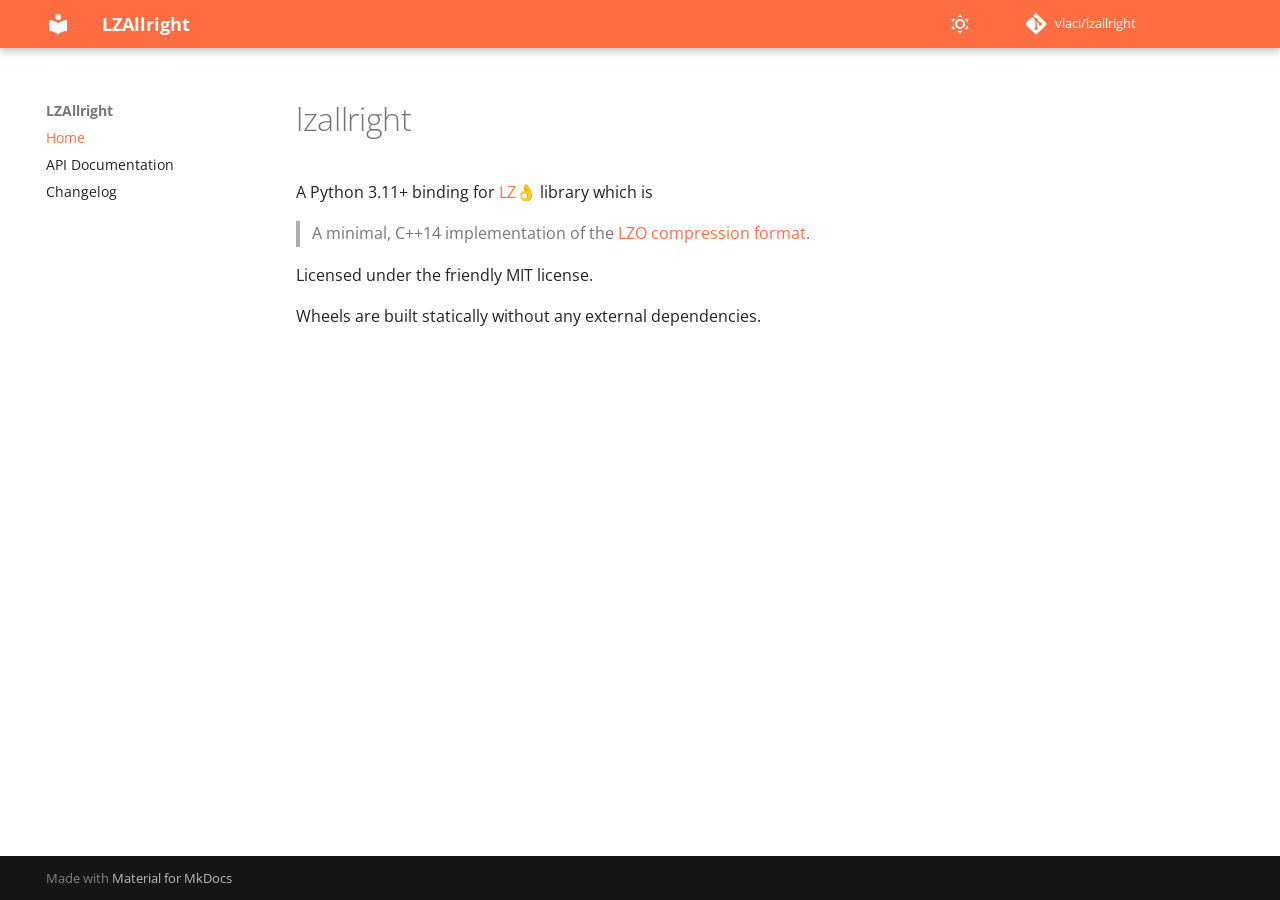
<file: index.html>
<!doctype html>
<html lang="en" class="no-js">
  <head>
    
      <meta charset="utf-8">
      <meta name="viewport" content="width=device-width,initial-scale=1">
      
      
      
        <link rel="canonical" href="https://vlaci.github.io/lzallright/">
      
      
      
        <link rel="next" href="api/">
      
      
        
      
      
      <link rel="icon" href="assets/images/favicon.png">
      <meta name="generator" content="mkdocs-1.6.1, mkdocs-material-9.7.6">
    
    
      
        <title>LZAllright</title>
      
    
    
      <link rel="stylesheet" href="assets/stylesheets/main.484c7ddc.min.css">
      
        
        <link rel="stylesheet" href="assets/stylesheets/palette.ab4e12ef.min.css">
      
      


    
    
      
    
    
      
        
        
        <link rel="preconnect" href="https://fonts.gstatic.com" crossorigin>
        <link rel="stylesheet" href="https://fonts.googleapis.com/css?family=Open+Sans:300,300i,400,400i,700,700i%7CFira+Code:400,400i,700,700i&display=fallback">
        <style>:root{--md-text-font:"Open Sans";--md-code-font:"Fira Code"}</style>
      
    
    
      <link rel="stylesheet" href="assets/_mkdocstrings.css">
    
    <script>__md_scope=new URL(".",location),__md_hash=e=>[...e].reduce(((e,_)=>(e<<5)-e+_.charCodeAt(0)),0),__md_get=(e,_=localStorage,t=__md_scope)=>JSON.parse(_.getItem(t.pathname+"."+e)),__md_set=(e,_,t=localStorage,a=__md_scope)=>{try{t.setItem(a.pathname+"."+e,JSON.stringify(_))}catch(e){}}</script>
    
      

    
    
  </head>
  
  
    
    
      
    
    
    
    
    <body dir="ltr" data-md-color-scheme="default" data-md-color-primary="deep-orange" data-md-color-accent="indigo">
  
    
    <input class="md-toggle" data-md-toggle="drawer" type="checkbox" id="__drawer" autocomplete="off">
    <input class="md-toggle" data-md-toggle="search" type="checkbox" id="__search" autocomplete="off">
    <label class="md-overlay" for="__drawer"></label>
    <div data-md-component="skip">
      
        
        <a href="#lzallright" class="md-skip">
          Skip to content
        </a>
      
    </div>
    <div data-md-component="announce">
      
    </div>
    
    
      

  

<header class="md-header md-header--shadow" data-md-component="header">
  <nav class="md-header__inner md-grid" aria-label="Header">
    <a href="." title="LZAllright" class="md-header__button md-logo" aria-label="LZAllright" data-md-component="logo">
      
  
  <svg xmlns="http://www.w3.org/2000/svg" viewBox="0 0 24 24"><path d="M12 8a3 3 0 0 0 3-3 3 3 0 0 0-3-3 3 3 0 0 0-3 3 3 3 0 0 0 3 3m0 3.54C9.64 9.35 6.5 8 3 8v11c3.5 0 6.64 1.35 9 3.54 2.36-2.19 5.5-3.54 9-3.54V8c-3.5 0-6.64 1.35-9 3.54"/></svg>

    </a>
    <label class="md-header__button md-icon" for="__drawer">
      
      <svg xmlns="http://www.w3.org/2000/svg" viewBox="0 0 24 24"><path d="M3 6h18v2H3zm0 5h18v2H3zm0 5h18v2H3z"/></svg>
    </label>
    <div class="md-header__title" data-md-component="header-title">
      <div class="md-header__ellipsis">
        <div class="md-header__topic">
          <span class="md-ellipsis">
            LZAllright
          </span>
        </div>
        <div class="md-header__topic" data-md-component="header-topic">
          <span class="md-ellipsis">
            
              Home
            
          </span>
        </div>
      </div>
    </div>
    
      
        <form class="md-header__option" data-md-component="palette">
  
    
    
    
    <input class="md-option" data-md-color-media="(prefers-color-scheme: light)" data-md-color-scheme="default" data-md-color-primary="deep-orange" data-md-color-accent="indigo"  aria-label="Switch to dark mode"  type="radio" name="__palette" id="__palette_0">
    
      <label class="md-header__button md-icon" title="Switch to dark mode" for="__palette_1" hidden>
        <svg xmlns="http://www.w3.org/2000/svg" viewBox="0 0 24 24"><path d="M12 7a5 5 0 0 1 5 5 5 5 0 0 1-5 5 5 5 0 0 1-5-5 5 5 0 0 1 5-5m0 2a3 3 0 0 0-3 3 3 3 0 0 0 3 3 3 3 0 0 0 3-3 3 3 0 0 0-3-3m0-7 2.39 3.42C13.65 5.15 12.84 5 12 5s-1.65.15-2.39.42zM3.34 7l4.16-.35A7.2 7.2 0 0 0 5.94 8.5c-.44.74-.69 1.5-.83 2.29zm.02 10 1.76-3.77a7.131 7.131 0 0 0 2.38 4.14zM20.65 7l-1.77 3.79a7.02 7.02 0 0 0-2.38-4.15zm-.01 10-4.14.36c.59-.51 1.12-1.14 1.54-1.86.42-.73.69-1.5.83-2.29zM12 22l-2.41-3.44c.74.27 1.55.44 2.41.44.82 0 1.63-.17 2.37-.44z"/></svg>
      </label>
    
  
    
    
    
    <input class="md-option" data-md-color-media="(prefers-color-scheme: dark)" data-md-color-scheme="slate" data-md-color-primary="deep-orange" data-md-color-accent="indigo"  aria-label="Switch to light mode"  type="radio" name="__palette" id="__palette_1">
    
      <label class="md-header__button md-icon" title="Switch to light mode" for="__palette_0" hidden>
        <svg xmlns="http://www.w3.org/2000/svg" viewBox="0 0 24 24"><path d="m17.75 4.09-2.53 1.94.91 3.06-2.63-1.81-2.63 1.81.91-3.06-2.53-1.94L12.44 4l1.06-3 1.06 3zm3.5 6.91-1.64 1.25.59 1.98-1.7-1.17-1.7 1.17.59-1.98L15.75 11l2.06-.05L18.5 9l.69 1.95zm-2.28 4.95c.83-.08 1.72 1.1 1.19 1.85-.32.45-.66.87-1.08 1.27C15.17 23 8.84 23 4.94 19.07c-3.91-3.9-3.91-10.24 0-14.14.4-.4.82-.76 1.27-1.08.75-.53 1.93.36 1.85 1.19-.27 2.86.69 5.83 2.89 8.02a9.96 9.96 0 0 0 8.02 2.89m-1.64 2.02a12.08 12.08 0 0 1-7.8-3.47c-2.17-2.19-3.33-5-3.49-7.82-2.81 3.14-2.7 7.96.31 10.98 3.02 3.01 7.84 3.12 10.98.31"/></svg>
      </label>
    
  
</form>
      
    
    
      <script>var palette=__md_get("__palette");if(palette&&palette.color){if("(prefers-color-scheme)"===palette.color.media){var media=matchMedia("(prefers-color-scheme: light)"),input=document.querySelector(media.matches?"[data-md-color-media='(prefers-color-scheme: light)']":"[data-md-color-media='(prefers-color-scheme: dark)']");palette.color.media=input.getAttribute("data-md-color-media"),palette.color.scheme=input.getAttribute("data-md-color-scheme"),palette.color.primary=input.getAttribute("data-md-color-primary"),palette.color.accent=input.getAttribute("data-md-color-accent")}for(var[key,value]of Object.entries(palette.color))document.body.setAttribute("data-md-color-"+key,value)}</script>
    
    
    
    
      <div class="md-header__source">
        <a href="https://github.com/vlaci/lzallright" title="Go to repository" class="md-source" data-md-component="source">
  <div class="md-source__icon md-icon">
    
    <svg xmlns="http://www.w3.org/2000/svg" viewBox="0 0 448 512"><!--! Font Awesome Free 7.1.0 by @fontawesome - https://fontawesome.com License - https://fontawesome.com/license/free (Icons: CC BY 4.0, Fonts: SIL OFL 1.1, Code: MIT License) Copyright 2025 Fonticons, Inc.--><path d="M439.6 236.1 244 40.5c-5.4-5.5-12.8-8.5-20.4-8.5s-15 3-20.4 8.4L162.5 81l51.5 51.5c27.1-9.1 52.7 16.8 43.4 43.7l49.7 49.7c34.2-11.8 61.2 31 35.5 56.7-26.5 26.5-70.2-2.9-56-37.3L240.3 199v121.9c25.3 12.5 22.3 41.8 9.1 55-6.4 6.4-15.2 10.1-24.3 10.1s-17.8-3.6-24.3-10.1c-17.6-17.6-11.1-46.9 11.2-56v-123c-20.8-8.5-24.6-30.7-18.6-45L142.6 101 8.5 235.1C3 240.6 0 247.9 0 255.5s3 15 8.5 20.4l195.6 195.7c5.4 5.4 12.7 8.4 20.4 8.4s15-3 20.4-8.4l194.7-194.7c5.4-5.4 8.4-12.8 8.4-20.4s-3-15-8.4-20.4"/></svg>
  </div>
  <div class="md-source__repository">
    vlaci/lzallright
  </div>
</a>
      </div>
    
  </nav>
  
</header>
    
    <div class="md-container" data-md-component="container">
      
      
        
          
        
      
      <main class="md-main" data-md-component="main">
        <div class="md-main__inner md-grid">
          
            
              
              <div class="md-sidebar md-sidebar--primary" data-md-component="sidebar" data-md-type="navigation" >
                <div class="md-sidebar__scrollwrap">
                  <div class="md-sidebar__inner">
                    



  

<nav class="md-nav md-nav--primary md-nav--integrated" aria-label="Navigation" data-md-level="0">
  <label class="md-nav__title" for="__drawer">
    <a href="." title="LZAllright" class="md-nav__button md-logo" aria-label="LZAllright" data-md-component="logo">
      
  
  <svg xmlns="http://www.w3.org/2000/svg" viewBox="0 0 24 24"><path d="M12 8a3 3 0 0 0 3-3 3 3 0 0 0-3-3 3 3 0 0 0-3 3 3 3 0 0 0 3 3m0 3.54C9.64 9.35 6.5 8 3 8v11c3.5 0 6.64 1.35 9 3.54 2.36-2.19 5.5-3.54 9-3.54V8c-3.5 0-6.64 1.35-9 3.54"/></svg>

    </a>
    LZAllright
  </label>
  
    <div class="md-nav__source">
      <a href="https://github.com/vlaci/lzallright" title="Go to repository" class="md-source" data-md-component="source">
  <div class="md-source__icon md-icon">
    
    <svg xmlns="http://www.w3.org/2000/svg" viewBox="0 0 448 512"><!--! Font Awesome Free 7.1.0 by @fontawesome - https://fontawesome.com License - https://fontawesome.com/license/free (Icons: CC BY 4.0, Fonts: SIL OFL 1.1, Code: MIT License) Copyright 2025 Fonticons, Inc.--><path d="M439.6 236.1 244 40.5c-5.4-5.5-12.8-8.5-20.4-8.5s-15 3-20.4 8.4L162.5 81l51.5 51.5c27.1-9.1 52.7 16.8 43.4 43.7l49.7 49.7c34.2-11.8 61.2 31 35.5 56.7-26.5 26.5-70.2-2.9-56-37.3L240.3 199v121.9c25.3 12.5 22.3 41.8 9.1 55-6.4 6.4-15.2 10.1-24.3 10.1s-17.8-3.6-24.3-10.1c-17.6-17.6-11.1-46.9 11.2-56v-123c-20.8-8.5-24.6-30.7-18.6-45L142.6 101 8.5 235.1C3 240.6 0 247.9 0 255.5s3 15 8.5 20.4l195.6 195.7c5.4 5.4 12.7 8.4 20.4 8.4s15-3 20.4-8.4l194.7-194.7c5.4-5.4 8.4-12.8 8.4-20.4s-3-15-8.4-20.4"/></svg>
  </div>
  <div class="md-source__repository">
    vlaci/lzallright
  </div>
</a>
    </div>
  
  <ul class="md-nav__list" data-md-scrollfix>
    
      
      
  
  
    
  
  
  
    <li class="md-nav__item md-nav__item--active">
      
      <input class="md-nav__toggle md-toggle" type="checkbox" id="__toc">
      
      
        
      
      
      <a href="." class="md-nav__link md-nav__link--active">
        
  
  
  <span class="md-ellipsis">
    
  
    Home
  

    
  </span>
  
  

      </a>
      
    </li>
  

    
      
      
  
  
  
  
    <li class="md-nav__item">
      <a href="api/" class="md-nav__link">
        
  
  
  <span class="md-ellipsis">
    
  
    API Documentation
  

    
  </span>
  
  

      </a>
    </li>
  

    
      
      
  
  
  
  
    <li class="md-nav__item">
      <a href="changelog/" class="md-nav__link">
        
  
  
  <span class="md-ellipsis">
    
  
    Changelog
  

    
  </span>
  
  

      </a>
    </li>
  

    
  </ul>
</nav>
                  </div>
                </div>
              </div>
            
            
          
          
            <div class="md-content" data-md-component="content">
              
              <article class="md-content__inner md-typeset">
                
                  


  
  


<h1 id="lzallright">lzallright<a class="headerlink" href="#lzallright" title="Permanent link">#</a></h1>
<p>A Python 3.11+ binding for <a href="https://github.com/jackoalan/lzokay">LZ👌</a> library which is</p>
<blockquote>
<p>A minimal, C++14 implementation of the
<a href="http://www.oberhumer.com/opensource/lzo/">LZO compression format</a>.</p>
</blockquote>
<p>Licensed under the friendly MIT license.</p>
<p>Wheels are built statically without any external dependencies.</p>












                
              </article>
            </div>
          
          
<script>var target=document.getElementById(location.hash.slice(1));target&&target.name&&(target.checked=target.name.startsWith("__tabbed_"))</script>
        </div>
        
          <button type="button" class="md-top md-icon" data-md-component="top" hidden>
  
  <svg xmlns="http://www.w3.org/2000/svg" viewBox="0 0 24 24"><path d="M13 20h-2V8l-5.5 5.5-1.42-1.42L12 4.16l7.92 7.92-1.42 1.42L13 8z"/></svg>
  Back to top
</button>
        
      </main>
      
        <footer class="md-footer">
  
  <div class="md-footer-meta md-typeset">
    <div class="md-footer-meta__inner md-grid">
      <div class="md-copyright">
  
  
    Made with
    <a href="https://squidfunk.github.io/mkdocs-material/" target="_blank" rel="noopener">
      Material for MkDocs
    </a>
  
</div>
      
    </div>
  </div>
</footer>
      
    </div>
    <div class="md-dialog" data-md-component="dialog">
      <div class="md-dialog__inner md-typeset"></div>
    </div>
    
    
    
      
      
      <script id="__config" type="application/json">{"annotate": null, "base": ".", "features": ["toc.integrate", "toc.follow", "navigation.instant", "navigation.top"], "search": "assets/javascripts/workers/search.2c215733.min.js", "tags": null, "translations": {"clipboard.copied": "Copied to clipboard", "clipboard.copy": "Copy to clipboard", "search.result.more.one": "1 more on this page", "search.result.more.other": "# more on this page", "search.result.none": "No matching documents", "search.result.one": "1 matching document", "search.result.other": "# matching documents", "search.result.placeholder": "Type to start searching", "search.result.term.missing": "Missing", "select.version": "Select version"}, "version": null}</script>
    
    
      <script src="assets/javascripts/bundle.79ae519e.min.js"></script>
      
    
  </body>
</html>
</file>
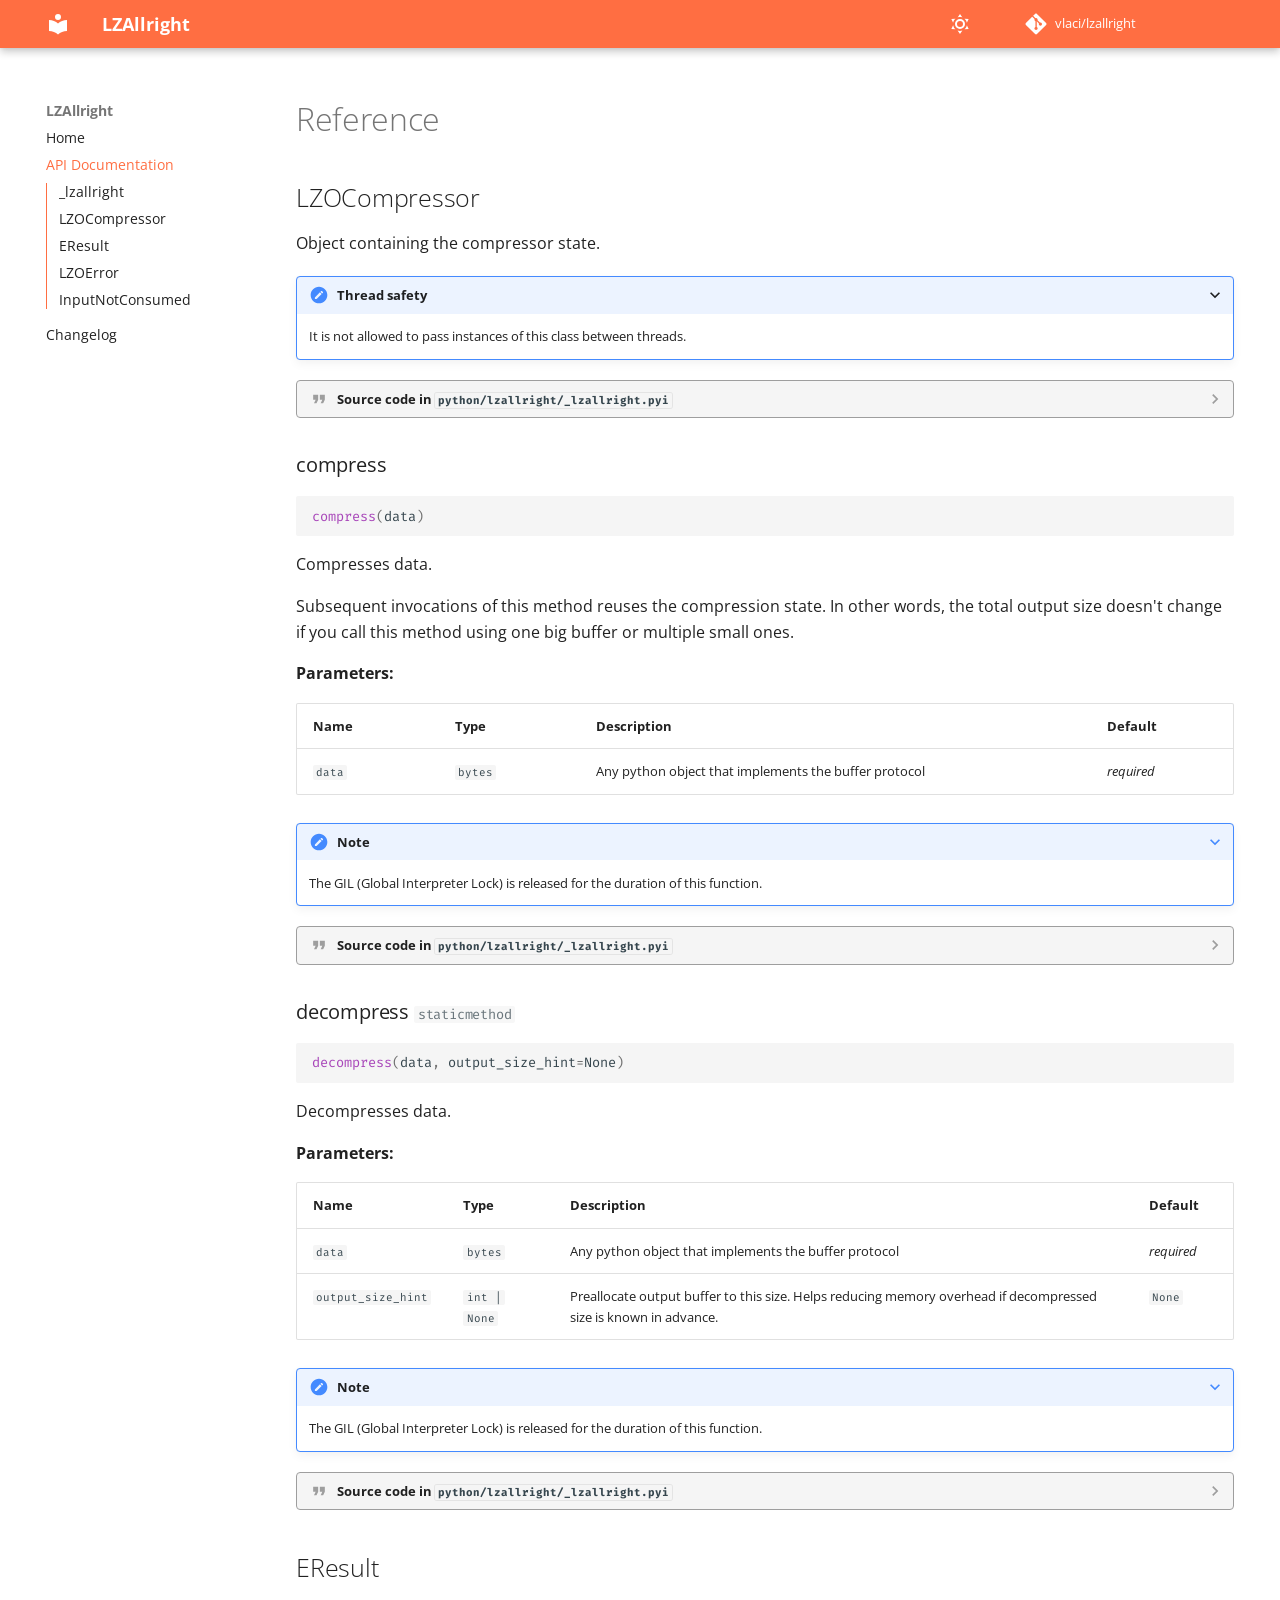
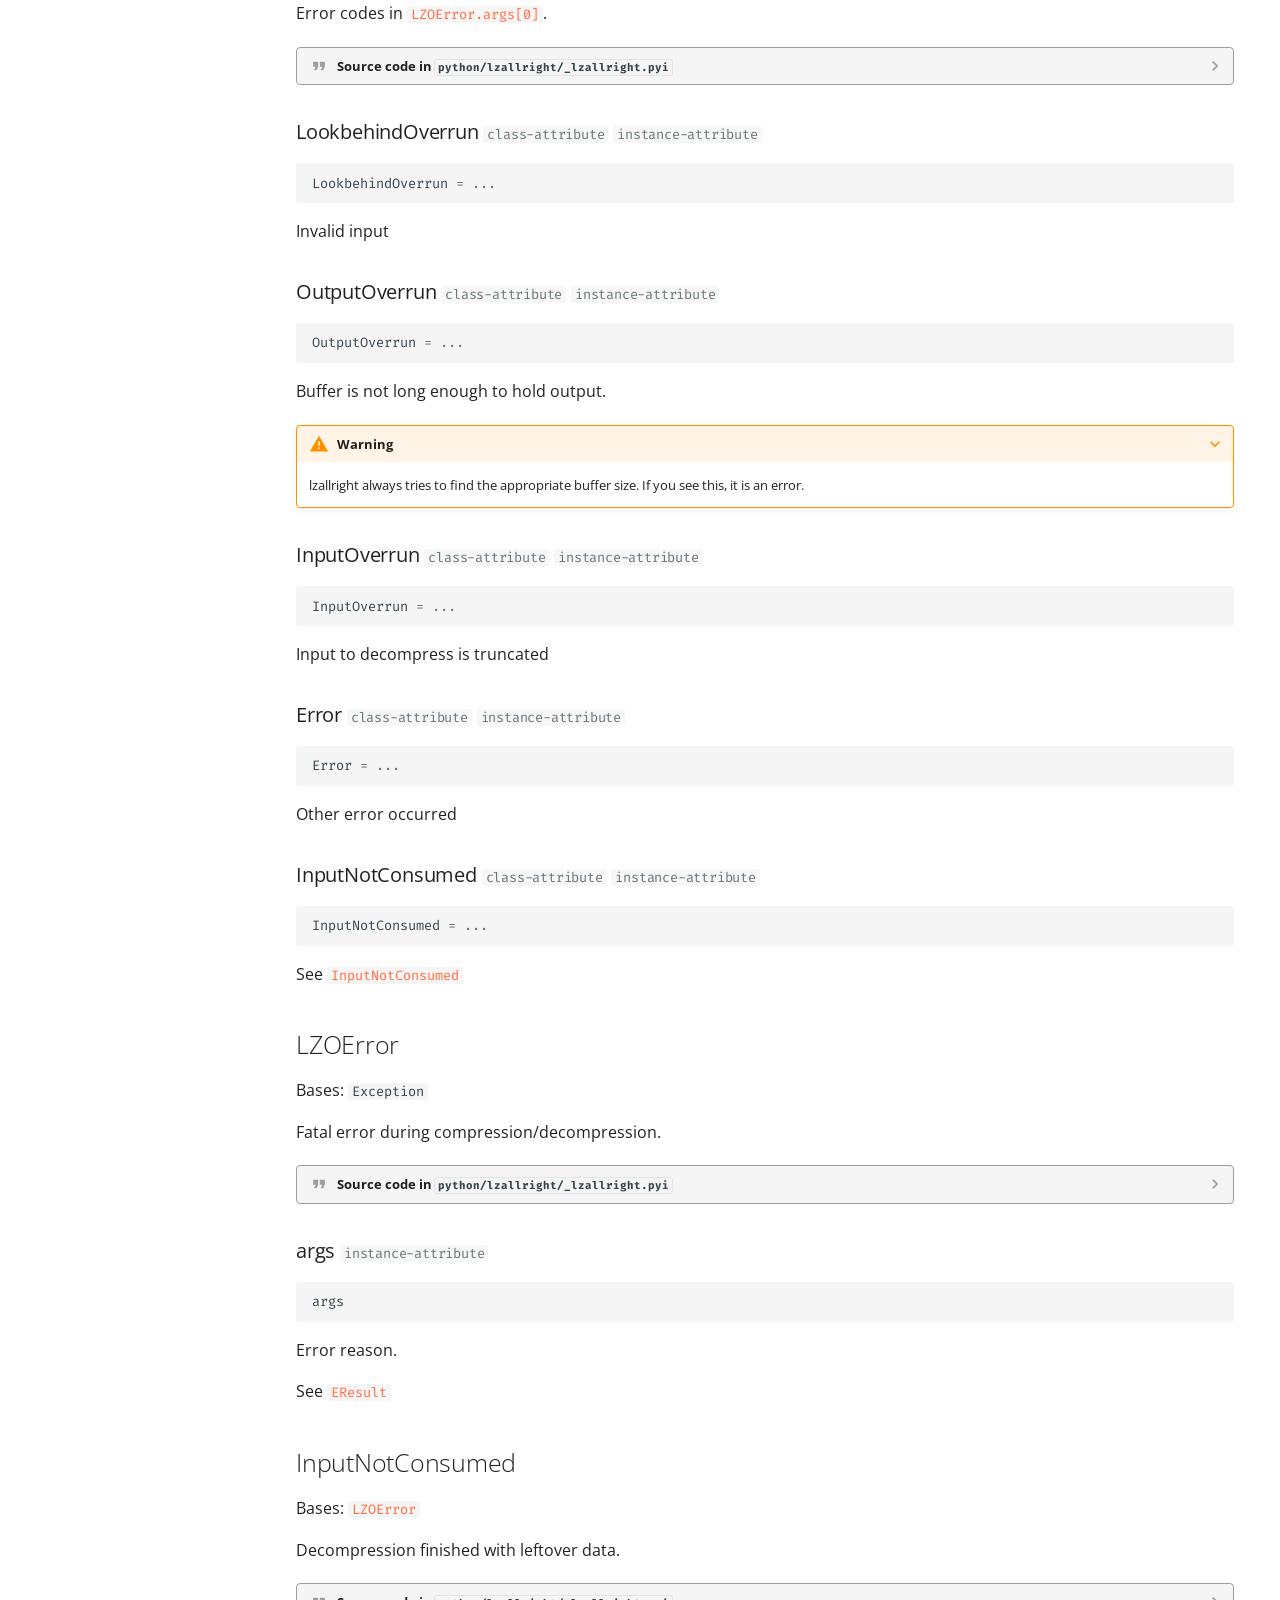
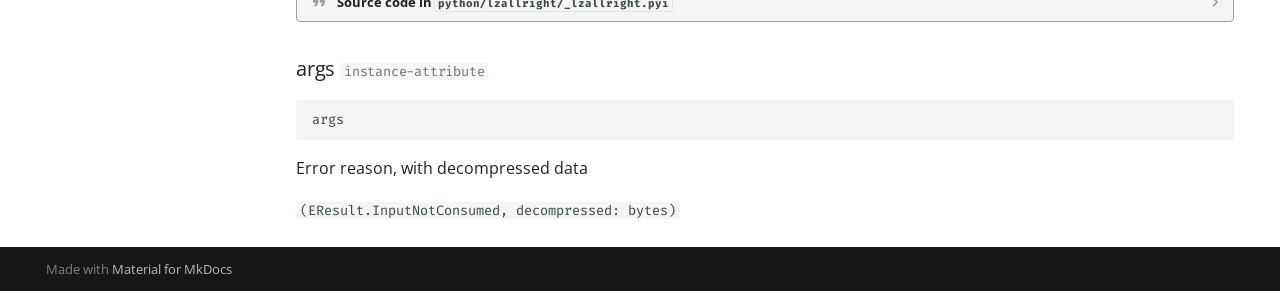
<file: api/index.html>
<!doctype html>
<html lang="en" class="no-js">
  <head>
    
      <meta charset="utf-8">
      <meta name="viewport" content="width=device-width,initial-scale=1">
      
      
      
        <link rel="canonical" href="https://vlaci.github.io/lzallright/api/">
      
      
        <link rel="prev" href="..">
      
      
        <link rel="next" href="../changelog/">
      
      
        
      
      
      <link rel="icon" href="../assets/images/favicon.png">
      <meta name="generator" content="mkdocs-1.6.1, mkdocs-material-9.7.6">
    
    
      
        <title>API Documentation - LZAllright</title>
      
    
    
      <link rel="stylesheet" href="../assets/stylesheets/main.484c7ddc.min.css">
      
        
        <link rel="stylesheet" href="../assets/stylesheets/palette.ab4e12ef.min.css">
      
      


    
    
      
    
    
      
        
        
        <link rel="preconnect" href="https://fonts.gstatic.com" crossorigin>
        <link rel="stylesheet" href="https://fonts.googleapis.com/css?family=Open+Sans:300,300i,400,400i,700,700i%7CFira+Code:400,400i,700,700i&display=fallback">
        <style>:root{--md-text-font:"Open Sans";--md-code-font:"Fira Code"}</style>
      
    
    
      <link rel="stylesheet" href="../assets/_mkdocstrings.css">
    
    <script>__md_scope=new URL("..",location),__md_hash=e=>[...e].reduce(((e,_)=>(e<<5)-e+_.charCodeAt(0)),0),__md_get=(e,_=localStorage,t=__md_scope)=>JSON.parse(_.getItem(t.pathname+"."+e)),__md_set=(e,_,t=localStorage,a=__md_scope)=>{try{t.setItem(a.pathname+"."+e,JSON.stringify(_))}catch(e){}}</script>
    
      

    
    
  </head>
  
  
    
    
      
    
    
    
    
    <body dir="ltr" data-md-color-scheme="default" data-md-color-primary="deep-orange" data-md-color-accent="indigo">
  
    
    <input class="md-toggle" data-md-toggle="drawer" type="checkbox" id="__drawer" autocomplete="off">
    <input class="md-toggle" data-md-toggle="search" type="checkbox" id="__search" autocomplete="off">
    <label class="md-overlay" for="__drawer"></label>
    <div data-md-component="skip">
      
        
        <a href="#reference" class="md-skip">
          Skip to content
        </a>
      
    </div>
    <div data-md-component="announce">
      
    </div>
    
    
      

  

<header class="md-header md-header--shadow" data-md-component="header">
  <nav class="md-header__inner md-grid" aria-label="Header">
    <a href=".." title="LZAllright" class="md-header__button md-logo" aria-label="LZAllright" data-md-component="logo">
      
  
  <svg xmlns="http://www.w3.org/2000/svg" viewBox="0 0 24 24"><path d="M12 8a3 3 0 0 0 3-3 3 3 0 0 0-3-3 3 3 0 0 0-3 3 3 3 0 0 0 3 3m0 3.54C9.64 9.35 6.5 8 3 8v11c3.5 0 6.64 1.35 9 3.54 2.36-2.19 5.5-3.54 9-3.54V8c-3.5 0-6.64 1.35-9 3.54"/></svg>

    </a>
    <label class="md-header__button md-icon" for="__drawer">
      
      <svg xmlns="http://www.w3.org/2000/svg" viewBox="0 0 24 24"><path d="M3 6h18v2H3zm0 5h18v2H3zm0 5h18v2H3z"/></svg>
    </label>
    <div class="md-header__title" data-md-component="header-title">
      <div class="md-header__ellipsis">
        <div class="md-header__topic">
          <span class="md-ellipsis">
            LZAllright
          </span>
        </div>
        <div class="md-header__topic" data-md-component="header-topic">
          <span class="md-ellipsis">
            
              API Documentation
            
          </span>
        </div>
      </div>
    </div>
    
      
        <form class="md-header__option" data-md-component="palette">
  
    
    
    
    <input class="md-option" data-md-color-media="(prefers-color-scheme: light)" data-md-color-scheme="default" data-md-color-primary="deep-orange" data-md-color-accent="indigo"  aria-label="Switch to dark mode"  type="radio" name="__palette" id="__palette_0">
    
      <label class="md-header__button md-icon" title="Switch to dark mode" for="__palette_1" hidden>
        <svg xmlns="http://www.w3.org/2000/svg" viewBox="0 0 24 24"><path d="M12 7a5 5 0 0 1 5 5 5 5 0 0 1-5 5 5 5 0 0 1-5-5 5 5 0 0 1 5-5m0 2a3 3 0 0 0-3 3 3 3 0 0 0 3 3 3 3 0 0 0 3-3 3 3 0 0 0-3-3m0-7 2.39 3.42C13.65 5.15 12.84 5 12 5s-1.65.15-2.39.42zM3.34 7l4.16-.35A7.2 7.2 0 0 0 5.94 8.5c-.44.74-.69 1.5-.83 2.29zm.02 10 1.76-3.77a7.131 7.131 0 0 0 2.38 4.14zM20.65 7l-1.77 3.79a7.02 7.02 0 0 0-2.38-4.15zm-.01 10-4.14.36c.59-.51 1.12-1.14 1.54-1.86.42-.73.69-1.5.83-2.29zM12 22l-2.41-3.44c.74.27 1.55.44 2.41.44.82 0 1.63-.17 2.37-.44z"/></svg>
      </label>
    
  
    
    
    
    <input class="md-option" data-md-color-media="(prefers-color-scheme: dark)" data-md-color-scheme="slate" data-md-color-primary="deep-orange" data-md-color-accent="indigo"  aria-label="Switch to light mode"  type="radio" name="__palette" id="__palette_1">
    
      <label class="md-header__button md-icon" title="Switch to light mode" for="__palette_0" hidden>
        <svg xmlns="http://www.w3.org/2000/svg" viewBox="0 0 24 24"><path d="m17.75 4.09-2.53 1.94.91 3.06-2.63-1.81-2.63 1.81.91-3.06-2.53-1.94L12.44 4l1.06-3 1.06 3zm3.5 6.91-1.64 1.25.59 1.98-1.7-1.17-1.7 1.17.59-1.98L15.75 11l2.06-.05L18.5 9l.69 1.95zm-2.28 4.95c.83-.08 1.72 1.1 1.19 1.85-.32.45-.66.87-1.08 1.27C15.17 23 8.84 23 4.94 19.07c-3.91-3.9-3.91-10.24 0-14.14.4-.4.82-.76 1.27-1.08.75-.53 1.93.36 1.85 1.19-.27 2.86.69 5.83 2.89 8.02a9.96 9.96 0 0 0 8.02 2.89m-1.64 2.02a12.08 12.08 0 0 1-7.8-3.47c-2.17-2.19-3.33-5-3.49-7.82-2.81 3.14-2.7 7.96.31 10.98 3.02 3.01 7.84 3.12 10.98.31"/></svg>
      </label>
    
  
</form>
      
    
    
      <script>var palette=__md_get("__palette");if(palette&&palette.color){if("(prefers-color-scheme)"===palette.color.media){var media=matchMedia("(prefers-color-scheme: light)"),input=document.querySelector(media.matches?"[data-md-color-media='(prefers-color-scheme: light)']":"[data-md-color-media='(prefers-color-scheme: dark)']");palette.color.media=input.getAttribute("data-md-color-media"),palette.color.scheme=input.getAttribute("data-md-color-scheme"),palette.color.primary=input.getAttribute("data-md-color-primary"),palette.color.accent=input.getAttribute("data-md-color-accent")}for(var[key,value]of Object.entries(palette.color))document.body.setAttribute("data-md-color-"+key,value)}</script>
    
    
    
    
      <div class="md-header__source">
        <a href="https://github.com/vlaci/lzallright" title="Go to repository" class="md-source" data-md-component="source">
  <div class="md-source__icon md-icon">
    
    <svg xmlns="http://www.w3.org/2000/svg" viewBox="0 0 448 512"><!--! Font Awesome Free 7.1.0 by @fontawesome - https://fontawesome.com License - https://fontawesome.com/license/free (Icons: CC BY 4.0, Fonts: SIL OFL 1.1, Code: MIT License) Copyright 2025 Fonticons, Inc.--><path d="M439.6 236.1 244 40.5c-5.4-5.5-12.8-8.5-20.4-8.5s-15 3-20.4 8.4L162.5 81l51.5 51.5c27.1-9.1 52.7 16.8 43.4 43.7l49.7 49.7c34.2-11.8 61.2 31 35.5 56.7-26.5 26.5-70.2-2.9-56-37.3L240.3 199v121.9c25.3 12.5 22.3 41.8 9.1 55-6.4 6.4-15.2 10.1-24.3 10.1s-17.8-3.6-24.3-10.1c-17.6-17.6-11.1-46.9 11.2-56v-123c-20.8-8.5-24.6-30.7-18.6-45L142.6 101 8.5 235.1C3 240.6 0 247.9 0 255.5s3 15 8.5 20.4l195.6 195.7c5.4 5.4 12.7 8.4 20.4 8.4s15-3 20.4-8.4l194.7-194.7c5.4-5.4 8.4-12.8 8.4-20.4s-3-15-8.4-20.4"/></svg>
  </div>
  <div class="md-source__repository">
    vlaci/lzallright
  </div>
</a>
      </div>
    
  </nav>
  
</header>
    
    <div class="md-container" data-md-component="container">
      
      
        
          
        
      
      <main class="md-main" data-md-component="main">
        <div class="md-main__inner md-grid">
          
            
              
              <div class="md-sidebar md-sidebar--primary" data-md-component="sidebar" data-md-type="navigation" >
                <div class="md-sidebar__scrollwrap">
                  <div class="md-sidebar__inner">
                    



  

<nav class="md-nav md-nav--primary md-nav--integrated" aria-label="Navigation" data-md-level="0">
  <label class="md-nav__title" for="__drawer">
    <a href=".." title="LZAllright" class="md-nav__button md-logo" aria-label="LZAllright" data-md-component="logo">
      
  
  <svg xmlns="http://www.w3.org/2000/svg" viewBox="0 0 24 24"><path d="M12 8a3 3 0 0 0 3-3 3 3 0 0 0-3-3 3 3 0 0 0-3 3 3 3 0 0 0 3 3m0 3.54C9.64 9.35 6.5 8 3 8v11c3.5 0 6.64 1.35 9 3.54 2.36-2.19 5.5-3.54 9-3.54V8c-3.5 0-6.64 1.35-9 3.54"/></svg>

    </a>
    LZAllright
  </label>
  
    <div class="md-nav__source">
      <a href="https://github.com/vlaci/lzallright" title="Go to repository" class="md-source" data-md-component="source">
  <div class="md-source__icon md-icon">
    
    <svg xmlns="http://www.w3.org/2000/svg" viewBox="0 0 448 512"><!--! Font Awesome Free 7.1.0 by @fontawesome - https://fontawesome.com License - https://fontawesome.com/license/free (Icons: CC BY 4.0, Fonts: SIL OFL 1.1, Code: MIT License) Copyright 2025 Fonticons, Inc.--><path d="M439.6 236.1 244 40.5c-5.4-5.5-12.8-8.5-20.4-8.5s-15 3-20.4 8.4L162.5 81l51.5 51.5c27.1-9.1 52.7 16.8 43.4 43.7l49.7 49.7c34.2-11.8 61.2 31 35.5 56.7-26.5 26.5-70.2-2.9-56-37.3L240.3 199v121.9c25.3 12.5 22.3 41.8 9.1 55-6.4 6.4-15.2 10.1-24.3 10.1s-17.8-3.6-24.3-10.1c-17.6-17.6-11.1-46.9 11.2-56v-123c-20.8-8.5-24.6-30.7-18.6-45L142.6 101 8.5 235.1C3 240.6 0 247.9 0 255.5s3 15 8.5 20.4l195.6 195.7c5.4 5.4 12.7 8.4 20.4 8.4s15-3 20.4-8.4l194.7-194.7c5.4-5.4 8.4-12.8 8.4-20.4s-3-15-8.4-20.4"/></svg>
  </div>
  <div class="md-source__repository">
    vlaci/lzallright
  </div>
</a>
    </div>
  
  <ul class="md-nav__list" data-md-scrollfix>
    
      
      
  
  
  
  
    <li class="md-nav__item">
      <a href=".." class="md-nav__link">
        
  
  
  <span class="md-ellipsis">
    
  
    Home
  

    
  </span>
  
  

      </a>
    </li>
  

    
      
      
  
  
    
  
  
  
    <li class="md-nav__item md-nav__item--active">
      
      <input class="md-nav__toggle md-toggle" type="checkbox" id="__toc">
      
      
        
      
      
        <label class="md-nav__link md-nav__link--active" for="__toc">
          
  
  
  <span class="md-ellipsis">
    
  
    API Documentation
  

    
  </span>
  
  

          <span class="md-nav__icon md-icon"></span>
        </label>
      
      <a href="./" class="md-nav__link md-nav__link--active">
        
  
  
  <span class="md-ellipsis">
    
  
    API Documentation
  

    
  </span>
  
  

      </a>
      
        

<nav class="md-nav md-nav--secondary" aria-label="Table of contents">
  
  
  
    
  
  
    <label class="md-nav__title" for="__toc">
      <span class="md-nav__icon md-icon"></span>
      Table of contents
    </label>
    <ul class="md-nav__list" data-md-component="toc" data-md-scrollfix>
      
        <li class="md-nav__item">
  <a href="#lzallright._lzallright" class="md-nav__link">
    <span class="md-ellipsis">
      
        _lzallright
      
    </span>
  </a>
  
</li>
      
        <li class="md-nav__item">
  <a href="#lzallright._lzallright.LZOCompressor" class="md-nav__link">
    <span class="md-ellipsis">
      
        LZOCompressor
      
    </span>
  </a>
  
</li>
      
        <li class="md-nav__item">
  <a href="#lzallright._lzallright.EResult" class="md-nav__link">
    <span class="md-ellipsis">
      
        EResult
      
    </span>
  </a>
  
</li>
      
        <li class="md-nav__item">
  <a href="#lzallright._lzallright.LZOError" class="md-nav__link">
    <span class="md-ellipsis">
      
        LZOError
      
    </span>
  </a>
  
</li>
      
        <li class="md-nav__item">
  <a href="#lzallright._lzallright.InputNotConsumed" class="md-nav__link">
    <span class="md-ellipsis">
      
        InputNotConsumed
      
    </span>
  </a>
  
</li>
      
    </ul>
  
</nav>
      
    </li>
  

    
      
      
  
  
  
  
    <li class="md-nav__item">
      <a href="../changelog/" class="md-nav__link">
        
  
  
  <span class="md-ellipsis">
    
  
    Changelog
  

    
  </span>
  
  

      </a>
    </li>
  

    
  </ul>
</nav>
                  </div>
                </div>
              </div>
            
            
          
          
            <div class="md-content" data-md-component="content">
              
              <article class="md-content__inner md-typeset">
                
                  


  
  


<h1 id="reference">Reference<a class="headerlink" href="#reference" title="Permanent link">#</a></h1>


<div class="doc doc-object doc-module">



<a id="lzallright._lzallright"></a>
    <div class="doc doc-contents first">



  <div class="doc doc-children">








<div class="doc doc-object doc-class">



<h2 id="lzallright._lzallright.LZOCompressor" class="doc doc-heading">
            <span class="doc doc-object-name doc-class-name">LZOCompressor</span>


<a href="#lzallright._lzallright.LZOCompressor" class="headerlink" title="Permanent link">#</a></h2>


    <div class="doc doc-contents ">


        <p>Object containing the compressor state.</p>


<details class="thread-safety" open>
  <summary>Thread safety</summary>
  <p>It is not allowed to pass instances of this class between threads.</p>
</details>
              <details class="quote">
                <summary>Source code in <code>python/lzallright/_lzallright.pyi</code></summary>
                <div class="highlight"><table class="highlighttable"><tr><td class="linenos"><div class="linenodiv"><pre><span></span><span class="normal"> 3</span>
<span class="normal"> 4</span>
<span class="normal"> 5</span>
<span class="normal"> 6</span>
<span class="normal"> 7</span>
<span class="normal"> 8</span>
<span class="normal"> 9</span>
<span class="normal">10</span>
<span class="normal">11</span>
<span class="normal">12</span>
<span class="normal">13</span>
<span class="normal">14</span>
<span class="normal">15</span>
<span class="normal">16</span>
<span class="normal">17</span>
<span class="normal">18</span>
<span class="normal">19</span>
<span class="normal">20</span>
<span class="normal">21</span>
<span class="normal">22</span>
<span class="normal">23</span>
<span class="normal">24</span>
<span class="normal">25</span>
<span class="normal">26</span>
<span class="normal">27</span>
<span class="normal">28</span>
<span class="normal">29</span>
<span class="normal">30</span>
<span class="normal">31</span>
<span class="normal">32</span>
<span class="normal">33</span>
<span class="normal">34</span>
<span class="normal">35</span>
<span class="normal">36</span></pre></div></td><td class="code"><div><pre><span></span><code><span class="k">class</span><span class="w"> </span><span class="nc">LZOCompressor</span><span class="p">:</span>
<span class="w">    </span><span class="sd">&quot;&quot;&quot;Object containing the compressor state.</span>

<span class="sd">    Thread safety:</span>
<span class="sd">        It is not allowed to pass instances of this class between threads.</span>
<span class="sd">    &quot;&quot;&quot;</span>

    <span class="k">def</span><span class="w"> </span><span class="nf">compress</span><span class="p">(</span><span class="bp">self</span><span class="p">,</span> <span class="n">data</span><span class="p">:</span> <span class="n">Buffer</span><span class="p">)</span> <span class="o">-&gt;</span> <span class="nb">bytes</span><span class="p">:</span>
<span class="w">        </span><span class="sd">&quot;&quot;&quot;Compresses data.</span>

<span class="sd">        Subsequent invocations of this method reuses the compression state.  In other</span>
<span class="sd">        words, the total output size doesn&#39;t change if you call this method using one</span>
<span class="sd">        big buffer or multiple small ones.</span>

<span class="sd">        Args:</span>
<span class="sd">            data (bytes): Any python object that implements the buffer protocol</span>

<span class="sd">        Note:</span>
<span class="sd">            The GIL (Global Interpreter Lock) is released for the duration of this</span>
<span class="sd">            function.</span>
<span class="sd">        &quot;&quot;&quot;</span>
    <span class="nd">@staticmethod</span>
    <span class="k">def</span><span class="w"> </span><span class="nf">decompress</span><span class="p">(</span><span class="n">data</span><span class="p">:</span> <span class="n">Buffer</span><span class="p">,</span> <span class="n">output_size_hint</span><span class="p">:</span> <span class="nb">int</span> <span class="o">|</span> <span class="kc">None</span> <span class="o">=</span> <span class="kc">None</span><span class="p">)</span> <span class="o">-&gt;</span> <span class="nb">bytes</span><span class="p">:</span>
<span class="w">        </span><span class="sd">&quot;&quot;&quot;Decompresses data.</span>

<span class="sd">        Args:</span>
<span class="sd">            data (bytes): Any python object that implements the buffer protocol</span>
<span class="sd">            output_size_hint: Preallocate output buffer to this size.</span>
<span class="sd">                Helps reducing memory overhead if decompressed size is known in advance.</span>

<span class="sd">        Note:</span>
<span class="sd">            The GIL (Global Interpreter Lock) is released for the duration of this</span>
<span class="sd">            function.</span>
<span class="sd">        &quot;&quot;&quot;</span>
</code></pre></div></td></tr></table></div>
              </details>



  <div class="doc doc-children">









<div class="doc doc-object doc-function">


<h3 id="lzallright._lzallright.LZOCompressor.compress" class="doc doc-heading">
            <span class="doc doc-object-name doc-function-name">compress</span>


<a href="#lzallright._lzallright.LZOCompressor.compress" class="headerlink" title="Permanent link">#</a></h3>
<div class="doc-signature highlight"><pre><span></span><code><span class="nf">compress</span><span class="p">(</span><span class="n">data</span><span class="p">)</span>
</code></pre></div>

    <div class="doc doc-contents ">

        <p>Compresses data.</p>
<p>Subsequent invocations of this method reuses the compression state.  In other
words, the total output size doesn't change if you call this method using one
big buffer or multiple small ones.</p>


<p><span class="doc-section-title">Parameters:</span></p>
    <table>
      <thead>
        <tr>
          <th>Name</th>
          <th>Type</th>
          <th>Description</th>
          <th>Default</th>
        </tr>
      </thead>
      <tbody>
          <tr class="doc-section-item">
            <td><code>data</code></td>
            <td>
                  <code>bytes</code>
            </td>
            <td>
              <div class="doc-md-description">
                <p>Any python object that implements the buffer protocol</p>
              </div>
            </td>
            <td>
                <em>required</em>
            </td>
          </tr>
      </tbody>
    </table>


<details class="note" open>
  <summary>Note</summary>
  <p>The GIL (Global Interpreter Lock) is released for the duration of this
function.</p>
</details>
            <details class="quote">
              <summary>Source code in <code>python/lzallright/_lzallright.pyi</code></summary>
              <div class="highlight"><table class="highlighttable"><tr><td class="linenos"><div class="linenodiv"><pre><span></span><span class="normal">10</span>
<span class="normal">11</span>
<span class="normal">12</span>
<span class="normal">13</span>
<span class="normal">14</span>
<span class="normal">15</span>
<span class="normal">16</span>
<span class="normal">17</span>
<span class="normal">18</span>
<span class="normal">19</span>
<span class="normal">20</span>
<span class="normal">21</span>
<span class="normal">22</span>
<span class="normal">23</span></pre></div></td><td class="code"><div><pre><span></span><code><span class="k">def</span><span class="w"> </span><span class="nf">compress</span><span class="p">(</span><span class="bp">self</span><span class="p">,</span> <span class="n">data</span><span class="p">:</span> <span class="n">Buffer</span><span class="p">)</span> <span class="o">-&gt;</span> <span class="nb">bytes</span><span class="p">:</span>
<span class="w">    </span><span class="sd">&quot;&quot;&quot;Compresses data.</span>

<span class="sd">    Subsequent invocations of this method reuses the compression state.  In other</span>
<span class="sd">    words, the total output size doesn&#39;t change if you call this method using one</span>
<span class="sd">    big buffer or multiple small ones.</span>

<span class="sd">    Args:</span>
<span class="sd">        data (bytes): Any python object that implements the buffer protocol</span>

<span class="sd">    Note:</span>
<span class="sd">        The GIL (Global Interpreter Lock) is released for the duration of this</span>
<span class="sd">        function.</span>
<span class="sd">    &quot;&quot;&quot;</span>
</code></pre></div></td></tr></table></div>
            </details>
    </div>

</div>

<div class="doc doc-object doc-function">


<h3 id="lzallright._lzallright.LZOCompressor.decompress" class="doc doc-heading">
            <span class="doc doc-object-name doc-function-name">decompress</span>


  <span class="doc doc-labels">
      <small class="doc doc-label doc-label-staticmethod"><code>staticmethod</code></small>
  </span>

<a href="#lzallright._lzallright.LZOCompressor.decompress" class="headerlink" title="Permanent link">#</a></h3>
<div class="doc-signature highlight"><pre><span></span><code><span class="nf">decompress</span><span class="p">(</span><span class="n">data</span><span class="p">,</span> <span class="n">output_size_hint</span><span class="o">=</span><span class="kc">None</span><span class="p">)</span>
</code></pre></div>

    <div class="doc doc-contents ">

        <p>Decompresses data.</p>


<p><span class="doc-section-title">Parameters:</span></p>
    <table>
      <thead>
        <tr>
          <th>Name</th>
          <th>Type</th>
          <th>Description</th>
          <th>Default</th>
        </tr>
      </thead>
      <tbody>
          <tr class="doc-section-item">
            <td><code>data</code></td>
            <td>
                  <code>bytes</code>
            </td>
            <td>
              <div class="doc-md-description">
                <p>Any python object that implements the buffer protocol</p>
              </div>
            </td>
            <td>
                <em>required</em>
            </td>
          </tr>
          <tr class="doc-section-item">
            <td><code>output_size_hint</code></td>
            <td>
                  <code>int | None</code>
            </td>
            <td>
              <div class="doc-md-description">
                <p>Preallocate output buffer to this size.
Helps reducing memory overhead if decompressed size is known in advance.</p>
              </div>
            </td>
            <td>
                  <code>None</code>
            </td>
          </tr>
      </tbody>
    </table>


<details class="note" open>
  <summary>Note</summary>
  <p>The GIL (Global Interpreter Lock) is released for the duration of this
function.</p>
</details>
            <details class="quote">
              <summary>Source code in <code>python/lzallright/_lzallright.pyi</code></summary>
              <div class="highlight"><table class="highlighttable"><tr><td class="linenos"><div class="linenodiv"><pre><span></span><span class="normal">24</span>
<span class="normal">25</span>
<span class="normal">26</span>
<span class="normal">27</span>
<span class="normal">28</span>
<span class="normal">29</span>
<span class="normal">30</span>
<span class="normal">31</span>
<span class="normal">32</span>
<span class="normal">33</span>
<span class="normal">34</span>
<span class="normal">35</span>
<span class="normal">36</span></pre></div></td><td class="code"><div><pre><span></span><code><span class="nd">@staticmethod</span>
<span class="k">def</span><span class="w"> </span><span class="nf">decompress</span><span class="p">(</span><span class="n">data</span><span class="p">:</span> <span class="n">Buffer</span><span class="p">,</span> <span class="n">output_size_hint</span><span class="p">:</span> <span class="nb">int</span> <span class="o">|</span> <span class="kc">None</span> <span class="o">=</span> <span class="kc">None</span><span class="p">)</span> <span class="o">-&gt;</span> <span class="nb">bytes</span><span class="p">:</span>
<span class="w">    </span><span class="sd">&quot;&quot;&quot;Decompresses data.</span>

<span class="sd">    Args:</span>
<span class="sd">        data (bytes): Any python object that implements the buffer protocol</span>
<span class="sd">        output_size_hint: Preallocate output buffer to this size.</span>
<span class="sd">            Helps reducing memory overhead if decompressed size is known in advance.</span>

<span class="sd">    Note:</span>
<span class="sd">        The GIL (Global Interpreter Lock) is released for the duration of this</span>
<span class="sd">        function.</span>
<span class="sd">    &quot;&quot;&quot;</span>
</code></pre></div></td></tr></table></div>
            </details>
    </div>

</div>



  </div>

    </div>

</div>

<div class="doc doc-object doc-class">



<h2 id="lzallright._lzallright.EResult" class="doc doc-heading">
            <span class="doc doc-object-name doc-class-name">EResult</span>


<a href="#lzallright._lzallright.EResult" class="headerlink" title="Permanent link">#</a></h2>


    <div class="doc doc-contents ">


        <p>Error codes in <a class="autorefs autorefs-internal" href="#lzallright._lzallright.LZOError.args"><code>LZOError.args[0]</code></a>.</p>

              <details class="quote">
                <summary>Source code in <code>python/lzallright/_lzallright.pyi</code></summary>
                <div class="highlight"><table class="highlighttable"><tr><td class="linenos"><div class="linenodiv"><pre><span></span><span class="normal">38</span>
<span class="normal">39</span>
<span class="normal">40</span>
<span class="normal">41</span>
<span class="normal">42</span>
<span class="normal">43</span>
<span class="normal">44</span>
<span class="normal">45</span>
<span class="normal">46</span>
<span class="normal">47</span>
<span class="normal">48</span>
<span class="normal">49</span>
<span class="normal">50</span>
<span class="normal">51</span>
<span class="normal">52</span>
<span class="normal">53</span>
<span class="normal">54</span>
<span class="normal">55</span></pre></div></td><td class="code"><div><pre><span></span><code><span class="k">class</span><span class="w"> </span><span class="nc">EResult</span><span class="p">:</span>
<span class="w">    </span><span class="sd">&quot;&quot;&quot;Error codes in [`LZOError.args[0]`][lzallright._lzallright.LZOError.args].&quot;&quot;&quot;</span>

    <span class="n">LookbehindOverrun</span> <span class="o">=</span> <span class="o">...</span>
    <span class="s2">&quot;Invalid input&quot;</span>
    <span class="n">OutputOverrun</span> <span class="o">=</span> <span class="o">...</span>
<span class="w">    </span><span class="sd">&quot;&quot;&quot;Buffer is not long enough to hold output.</span>

<span class="sd">    Warning:</span>
<span class="sd">        lzallright always tries to find the appropriate buffer size.</span>
<span class="sd">        If you see this, it is an error.</span>
<span class="sd">    &quot;&quot;&quot;</span>
    <span class="n">InputOverrun</span> <span class="o">=</span> <span class="o">...</span>
    <span class="s2">&quot;Input to decompress is truncated&quot;</span>
    <span class="n">Error</span> <span class="o">=</span> <span class="o">...</span>
    <span class="s2">&quot;Other error occurred&quot;</span>
    <span class="n">InputNotConsumed</span> <span class="o">=</span> <span class="o">...</span>
    <span class="s2">&quot;See [`InputNotConsumed`][lzallright._lzallright.InputNotConsumed]&quot;</span>
</code></pre></div></td></tr></table></div>
              </details>



  <div class="doc doc-children">







<div class="doc doc-object doc-attribute">



<h3 id="lzallright._lzallright.EResult.LookbehindOverrun" class="doc doc-heading">
            <span class="doc doc-object-name doc-attribute-name">LookbehindOverrun</span>


  <span class="doc doc-labels">
      <small class="doc doc-label doc-label-class-attribute"><code>class-attribute</code></small>
      <small class="doc doc-label doc-label-instance-attribute"><code>instance-attribute</code></small>
  </span>

<a href="#lzallright._lzallright.EResult.LookbehindOverrun" class="headerlink" title="Permanent link">#</a></h3>
<div class="doc-signature highlight"><pre><span></span><code><span class="n">LookbehindOverrun</span> <span class="o">=</span> <span class="o">...</span>
</code></pre></div>

    <div class="doc doc-contents ">

        <p>Invalid input</p>
    </div>

</div>

<div class="doc doc-object doc-attribute">



<h3 id="lzallright._lzallright.EResult.OutputOverrun" class="doc doc-heading">
            <span class="doc doc-object-name doc-attribute-name">OutputOverrun</span>


  <span class="doc doc-labels">
      <small class="doc doc-label doc-label-class-attribute"><code>class-attribute</code></small>
      <small class="doc doc-label doc-label-instance-attribute"><code>instance-attribute</code></small>
  </span>

<a href="#lzallright._lzallright.EResult.OutputOverrun" class="headerlink" title="Permanent link">#</a></h3>
<div class="doc-signature highlight"><pre><span></span><code><span class="n">OutputOverrun</span> <span class="o">=</span> <span class="o">...</span>
</code></pre></div>

    <div class="doc doc-contents ">

        <p>Buffer is not long enough to hold output.</p>


<details class="warning" open>
  <summary>Warning</summary>
  <p>lzallright always tries to find the appropriate buffer size.
If you see this, it is an error.</p>
</details>    </div>

</div>

<div class="doc doc-object doc-attribute">



<h3 id="lzallright._lzallright.EResult.InputOverrun" class="doc doc-heading">
            <span class="doc doc-object-name doc-attribute-name">InputOverrun</span>


  <span class="doc doc-labels">
      <small class="doc doc-label doc-label-class-attribute"><code>class-attribute</code></small>
      <small class="doc doc-label doc-label-instance-attribute"><code>instance-attribute</code></small>
  </span>

<a href="#lzallright._lzallright.EResult.InputOverrun" class="headerlink" title="Permanent link">#</a></h3>
<div class="doc-signature highlight"><pre><span></span><code><span class="n">InputOverrun</span> <span class="o">=</span> <span class="o">...</span>
</code></pre></div>

    <div class="doc doc-contents ">

        <p>Input to decompress is truncated</p>
    </div>

</div>

<div class="doc doc-object doc-attribute">



<h3 id="lzallright._lzallright.EResult.Error" class="doc doc-heading">
            <span class="doc doc-object-name doc-attribute-name">Error</span>


  <span class="doc doc-labels">
      <small class="doc doc-label doc-label-class-attribute"><code>class-attribute</code></small>
      <small class="doc doc-label doc-label-instance-attribute"><code>instance-attribute</code></small>
  </span>

<a href="#lzallright._lzallright.EResult.Error" class="headerlink" title="Permanent link">#</a></h3>
<div class="doc-signature highlight"><pre><span></span><code><span class="n">Error</span> <span class="o">=</span> <span class="o">...</span>
</code></pre></div>

    <div class="doc doc-contents ">

        <p>Other error occurred</p>
    </div>

</div>

<div class="doc doc-object doc-attribute">



<h3 id="lzallright._lzallright.EResult.InputNotConsumed" class="doc doc-heading">
            <span class="doc doc-object-name doc-attribute-name">InputNotConsumed</span>


  <span class="doc doc-labels">
      <small class="doc doc-label doc-label-class-attribute"><code>class-attribute</code></small>
      <small class="doc doc-label doc-label-instance-attribute"><code>instance-attribute</code></small>
  </span>

<a href="#lzallright._lzallright.EResult.InputNotConsumed" class="headerlink" title="Permanent link">#</a></h3>
<div class="doc-signature highlight"><pre><span></span><code><span class="n">InputNotConsumed</span> <span class="o">=</span> <span class="o">...</span>
</code></pre></div>

    <div class="doc doc-contents ">

        <p>See <a class="autorefs autorefs-internal" href="#lzallright._lzallright.InputNotConsumed"><code>InputNotConsumed</code></a></p>
    </div>

</div>





  </div>

    </div>

</div>

<div class="doc doc-object doc-class">



<h2 id="lzallright._lzallright.LZOError" class="doc doc-heading">
            <span class="doc doc-object-name doc-class-name">LZOError</span>


<a href="#lzallright._lzallright.LZOError" class="headerlink" title="Permanent link">#</a></h2>


    <div class="doc doc-contents ">
            <p class="doc doc-class-bases">
              Bases: <code>Exception</code></p>


        <p>Fatal error during compression/decompression.</p>

              <details class="quote">
                <summary>Source code in <code>python/lzallright/_lzallright.pyi</code></summary>
                <div class="highlight"><table class="highlighttable"><tr><td class="linenos"><div class="linenodiv"><pre><span></span><span class="normal">57</span>
<span class="normal">58</span>
<span class="normal">59</span>
<span class="normal">60</span>
<span class="normal">61</span>
<span class="normal">62</span>
<span class="normal">63</span></pre></div></td><td class="code"><div><pre><span></span><code><span class="k">class</span><span class="w"> </span><span class="nc">LZOError</span><span class="p">(</span><span class="ne">Exception</span><span class="p">):</span>
<span class="w">    </span><span class="sd">&quot;&quot;&quot;Fatal error during compression/decompression.&quot;&quot;&quot;</span>

    <span class="n">args</span><span class="p">:</span> <span class="nb">tuple</span><span class="p">[</span><span class="n">EResult</span><span class="p">]</span>
<span class="w">    </span><span class="sd">&quot;&quot;&quot;Error reason.</span>

<span class="sd">    See [`EResult`][lzallright._lzallright.EResult]&quot;&quot;&quot;</span>
</code></pre></div></td></tr></table></div>
              </details>



  <div class="doc doc-children">







<div class="doc doc-object doc-attribute">



<h3 id="lzallright._lzallright.LZOError.args" class="doc doc-heading">
            <span class="doc doc-object-name doc-attribute-name">args</span>


  <span class="doc doc-labels">
      <small class="doc doc-label doc-label-instance-attribute"><code>instance-attribute</code></small>
  </span>

<a href="#lzallright._lzallright.LZOError.args" class="headerlink" title="Permanent link">#</a></h3>
<div class="doc-signature highlight"><pre><span></span><code><span class="n">args</span>
</code></pre></div>

    <div class="doc doc-contents ">

        <p>Error reason.</p>
<p>See <a class="autorefs autorefs-internal" href="#lzallright._lzallright.EResult"><code>EResult</code></a></p>
    </div>

</div>





  </div>

    </div>

</div>

<div class="doc doc-object doc-class">



<h2 id="lzallright._lzallright.InputNotConsumed" class="doc doc-heading">
            <span class="doc doc-object-name doc-class-name">InputNotConsumed</span>


<a href="#lzallright._lzallright.InputNotConsumed" class="headerlink" title="Permanent link">#</a></h2>


    <div class="doc doc-contents ">
            <p class="doc doc-class-bases">
              Bases: <code><a class="autorefs autorefs-internal" title="lzallright._lzallright.LZOError" href="#lzallright._lzallright.LZOError">LZOError</a></code></p>


        <p>Decompression finished with leftover data.</p>

              <details class="quote">
                <summary>Source code in <code>python/lzallright/_lzallright.pyi</code></summary>
                <div class="highlight"><table class="highlighttable"><tr><td class="linenos"><div class="linenodiv"><pre><span></span><span class="normal">65</span>
<span class="normal">66</span>
<span class="normal">67</span>
<span class="normal">68</span>
<span class="normal">69</span>
<span class="normal">70</span>
<span class="normal">71</span>
<span class="normal">72</span></pre></div></td><td class="code"><div><pre><span></span><code><span class="k">class</span><span class="w"> </span><span class="nc">InputNotConsumed</span><span class="p">(</span><span class="n">LZOError</span><span class="p">):</span>  <span class="c1"># noqa: N818</span>
<span class="w">    </span><span class="sd">&quot;&quot;&quot;Decompression finished with leftover data.&quot;&quot;&quot;</span>

    <span class="n">args</span><span class="p">:</span> <span class="nb">tuple</span><span class="p">[</span><span class="n">EResult</span><span class="p">,</span> <span class="nb">bytes</span><span class="p">]</span>  <span class="c1"># type: ignore[assignment]</span>
<span class="w">    </span><span class="sd">&quot;&quot;&quot;Error reason, with decompressed data</span>

<span class="sd">    ``(EResult.InputNotConsumed, decompressed: bytes)``</span>
<span class="sd">    &quot;&quot;&quot;</span>
</code></pre></div></td></tr></table></div>
              </details>



  <div class="doc doc-children">







<div class="doc doc-object doc-attribute">



<h3 id="lzallright._lzallright.InputNotConsumed.args" class="doc doc-heading">
            <span class="doc doc-object-name doc-attribute-name">args</span>


  <span class="doc doc-labels">
      <small class="doc doc-label doc-label-instance-attribute"><code>instance-attribute</code></small>
  </span>

<a href="#lzallright._lzallright.InputNotConsumed.args" class="headerlink" title="Permanent link">#</a></h3>
<div class="doc-signature highlight"><pre><span></span><code><span class="n">args</span>
</code></pre></div>

    <div class="doc doc-contents ">

        <p>Error reason, with decompressed data</p>
<p><code>(EResult.InputNotConsumed, decompressed: bytes)</code></p>
    </div>

</div>





  </div>

    </div>

</div>




  </div>

    </div>

</div>












                
              </article>
            </div>
          
          
<script>var target=document.getElementById(location.hash.slice(1));target&&target.name&&(target.checked=target.name.startsWith("__tabbed_"))</script>
        </div>
        
          <button type="button" class="md-top md-icon" data-md-component="top" hidden>
  
  <svg xmlns="http://www.w3.org/2000/svg" viewBox="0 0 24 24"><path d="M13 20h-2V8l-5.5 5.5-1.42-1.42L12 4.16l7.92 7.92-1.42 1.42L13 8z"/></svg>
  Back to top
</button>
        
      </main>
      
        <footer class="md-footer">
  
  <div class="md-footer-meta md-typeset">
    <div class="md-footer-meta__inner md-grid">
      <div class="md-copyright">
  
  
    Made with
    <a href="https://squidfunk.github.io/mkdocs-material/" target="_blank" rel="noopener">
      Material for MkDocs
    </a>
  
</div>
      
    </div>
  </div>
</footer>
      
    </div>
    <div class="md-dialog" data-md-component="dialog">
      <div class="md-dialog__inner md-typeset"></div>
    </div>
    
    
    
      
      
      <script id="__config" type="application/json">{"annotate": null, "base": "..", "features": ["toc.integrate", "toc.follow", "navigation.instant", "navigation.top"], "search": "../assets/javascripts/workers/search.2c215733.min.js", "tags": null, "translations": {"clipboard.copied": "Copied to clipboard", "clipboard.copy": "Copy to clipboard", "search.result.more.one": "1 more on this page", "search.result.more.other": "# more on this page", "search.result.none": "No matching documents", "search.result.one": "1 matching document", "search.result.other": "# matching documents", "search.result.placeholder": "Type to start searching", "search.result.term.missing": "Missing", "select.version": "Select version"}, "version": null}</script>
    
    
      <script src="../assets/javascripts/bundle.79ae519e.min.js"></script>
      
    
  </body>
</html>
</file>
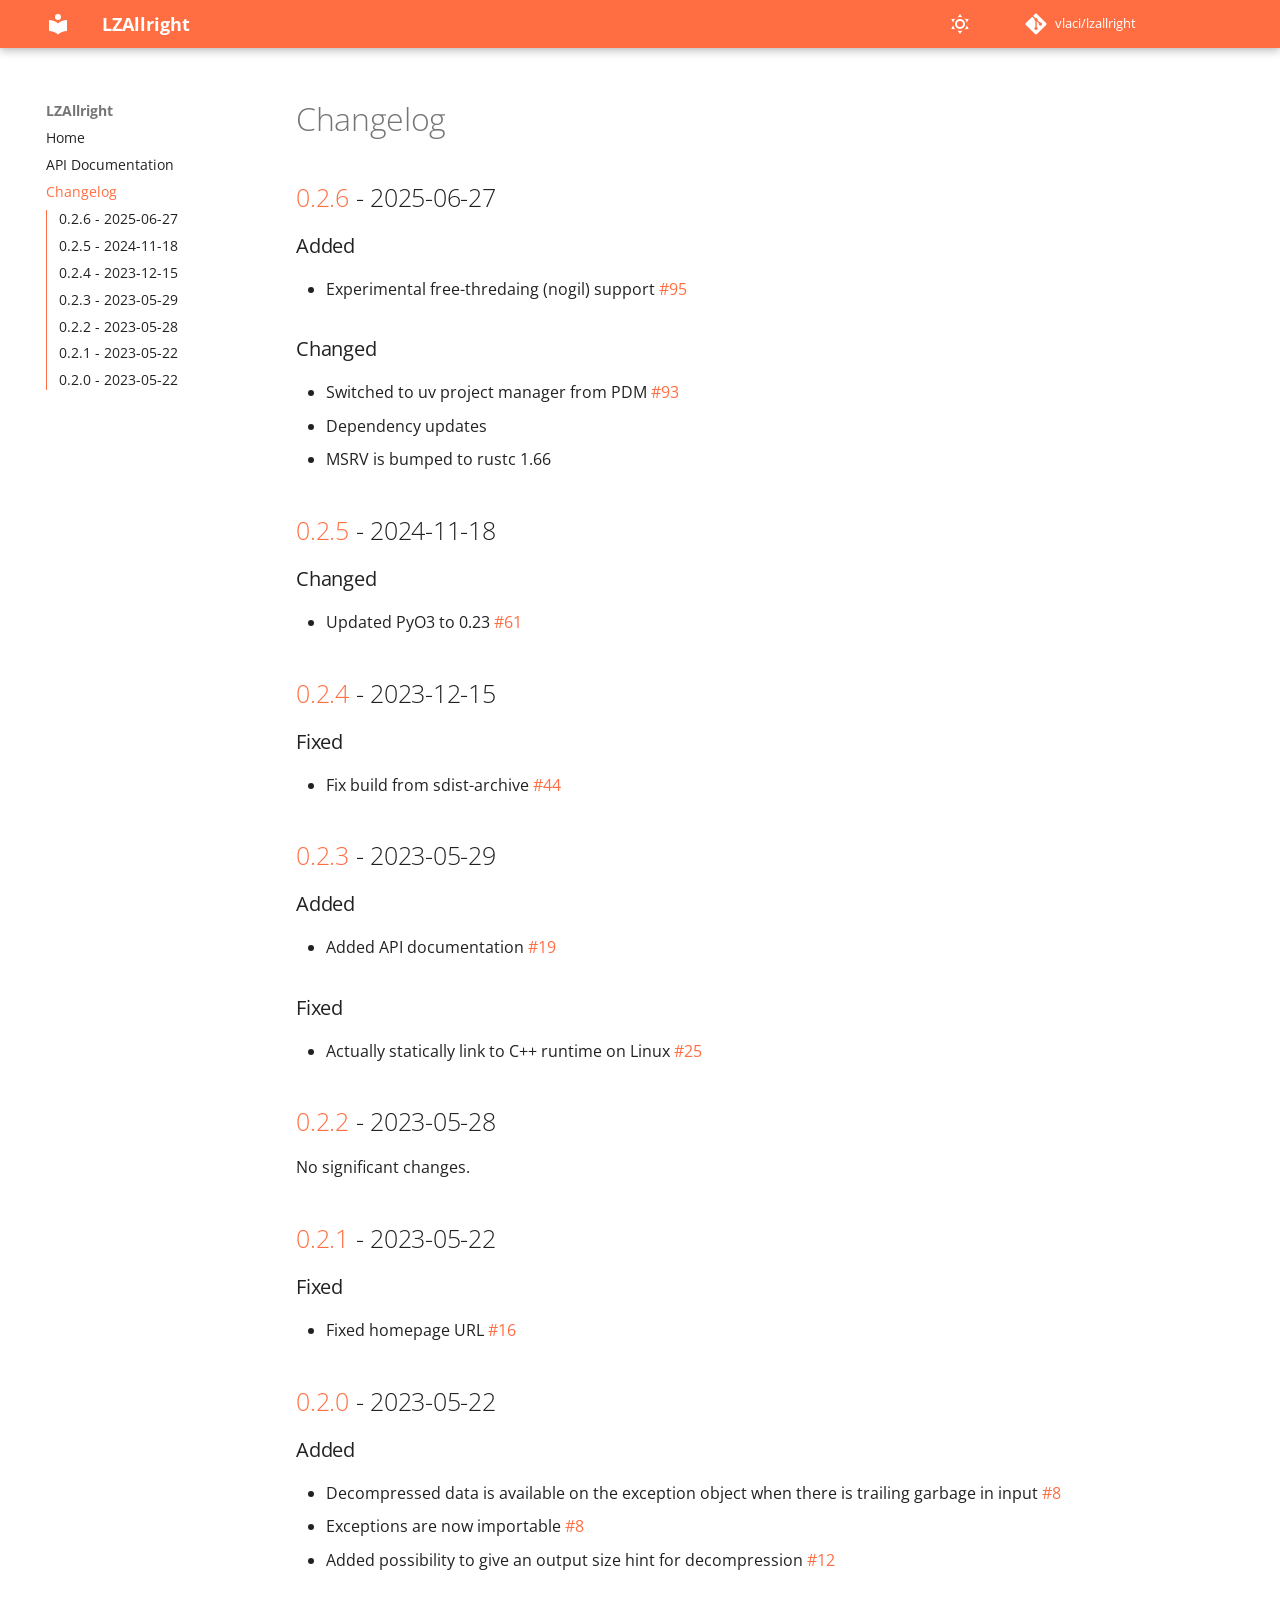
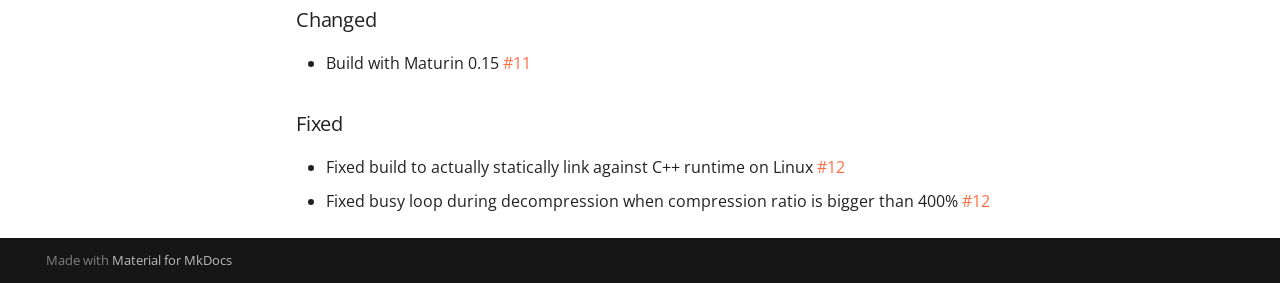
<file: changelog/index.html>
<!doctype html>
<html lang="en" class="no-js">
  <head>
    
      <meta charset="utf-8">
      <meta name="viewport" content="width=device-width,initial-scale=1">
      
      
      
        <link rel="canonical" href="https://vlaci.github.io/lzallright/changelog/">
      
      
        <link rel="prev" href="../api/">
      
      
      
        
      
      
      <link rel="icon" href="../assets/images/favicon.png">
      <meta name="generator" content="mkdocs-1.6.1, mkdocs-material-9.7.6">
    
    
      
        <title>Changelog - LZAllright</title>
      
    
    
      <link rel="stylesheet" href="../assets/stylesheets/main.484c7ddc.min.css">
      
        
        <link rel="stylesheet" href="../assets/stylesheets/palette.ab4e12ef.min.css">
      
      


    
    
      
    
    
      
        
        
        <link rel="preconnect" href="https://fonts.gstatic.com" crossorigin>
        <link rel="stylesheet" href="https://fonts.googleapis.com/css?family=Open+Sans:300,300i,400,400i,700,700i%7CFira+Code:400,400i,700,700i&display=fallback">
        <style>:root{--md-text-font:"Open Sans";--md-code-font:"Fira Code"}</style>
      
    
    
      <link rel="stylesheet" href="../assets/_mkdocstrings.css">
    
    <script>__md_scope=new URL("..",location),__md_hash=e=>[...e].reduce(((e,_)=>(e<<5)-e+_.charCodeAt(0)),0),__md_get=(e,_=localStorage,t=__md_scope)=>JSON.parse(_.getItem(t.pathname+"."+e)),__md_set=(e,_,t=localStorage,a=__md_scope)=>{try{t.setItem(a.pathname+"."+e,JSON.stringify(_))}catch(e){}}</script>
    
      

    
    
  </head>
  
  
    
    
      
    
    
    
    
    <body dir="ltr" data-md-color-scheme="default" data-md-color-primary="deep-orange" data-md-color-accent="indigo">
  
    
    <input class="md-toggle" data-md-toggle="drawer" type="checkbox" id="__drawer" autocomplete="off">
    <input class="md-toggle" data-md-toggle="search" type="checkbox" id="__search" autocomplete="off">
    <label class="md-overlay" for="__drawer"></label>
    <div data-md-component="skip">
      
        
        <a href="#changelog" class="md-skip">
          Skip to content
        </a>
      
    </div>
    <div data-md-component="announce">
      
    </div>
    
    
      

  

<header class="md-header md-header--shadow" data-md-component="header">
  <nav class="md-header__inner md-grid" aria-label="Header">
    <a href=".." title="LZAllright" class="md-header__button md-logo" aria-label="LZAllright" data-md-component="logo">
      
  
  <svg xmlns="http://www.w3.org/2000/svg" viewBox="0 0 24 24"><path d="M12 8a3 3 0 0 0 3-3 3 3 0 0 0-3-3 3 3 0 0 0-3 3 3 3 0 0 0 3 3m0 3.54C9.64 9.35 6.5 8 3 8v11c3.5 0 6.64 1.35 9 3.54 2.36-2.19 5.5-3.54 9-3.54V8c-3.5 0-6.64 1.35-9 3.54"/></svg>

    </a>
    <label class="md-header__button md-icon" for="__drawer">
      
      <svg xmlns="http://www.w3.org/2000/svg" viewBox="0 0 24 24"><path d="M3 6h18v2H3zm0 5h18v2H3zm0 5h18v2H3z"/></svg>
    </label>
    <div class="md-header__title" data-md-component="header-title">
      <div class="md-header__ellipsis">
        <div class="md-header__topic">
          <span class="md-ellipsis">
            LZAllright
          </span>
        </div>
        <div class="md-header__topic" data-md-component="header-topic">
          <span class="md-ellipsis">
            
              Changelog
            
          </span>
        </div>
      </div>
    </div>
    
      
        <form class="md-header__option" data-md-component="palette">
  
    
    
    
    <input class="md-option" data-md-color-media="(prefers-color-scheme: light)" data-md-color-scheme="default" data-md-color-primary="deep-orange" data-md-color-accent="indigo"  aria-label="Switch to dark mode"  type="radio" name="__palette" id="__palette_0">
    
      <label class="md-header__button md-icon" title="Switch to dark mode" for="__palette_1" hidden>
        <svg xmlns="http://www.w3.org/2000/svg" viewBox="0 0 24 24"><path d="M12 7a5 5 0 0 1 5 5 5 5 0 0 1-5 5 5 5 0 0 1-5-5 5 5 0 0 1 5-5m0 2a3 3 0 0 0-3 3 3 3 0 0 0 3 3 3 3 0 0 0 3-3 3 3 0 0 0-3-3m0-7 2.39 3.42C13.65 5.15 12.84 5 12 5s-1.65.15-2.39.42zM3.34 7l4.16-.35A7.2 7.2 0 0 0 5.94 8.5c-.44.74-.69 1.5-.83 2.29zm.02 10 1.76-3.77a7.131 7.131 0 0 0 2.38 4.14zM20.65 7l-1.77 3.79a7.02 7.02 0 0 0-2.38-4.15zm-.01 10-4.14.36c.59-.51 1.12-1.14 1.54-1.86.42-.73.69-1.5.83-2.29zM12 22l-2.41-3.44c.74.27 1.55.44 2.41.44.82 0 1.63-.17 2.37-.44z"/></svg>
      </label>
    
  
    
    
    
    <input class="md-option" data-md-color-media="(prefers-color-scheme: dark)" data-md-color-scheme="slate" data-md-color-primary="deep-orange" data-md-color-accent="indigo"  aria-label="Switch to light mode"  type="radio" name="__palette" id="__palette_1">
    
      <label class="md-header__button md-icon" title="Switch to light mode" for="__palette_0" hidden>
        <svg xmlns="http://www.w3.org/2000/svg" viewBox="0 0 24 24"><path d="m17.75 4.09-2.53 1.94.91 3.06-2.63-1.81-2.63 1.81.91-3.06-2.53-1.94L12.44 4l1.06-3 1.06 3zm3.5 6.91-1.64 1.25.59 1.98-1.7-1.17-1.7 1.17.59-1.98L15.75 11l2.06-.05L18.5 9l.69 1.95zm-2.28 4.95c.83-.08 1.72 1.1 1.19 1.85-.32.45-.66.87-1.08 1.27C15.17 23 8.84 23 4.94 19.07c-3.91-3.9-3.91-10.24 0-14.14.4-.4.82-.76 1.27-1.08.75-.53 1.93.36 1.85 1.19-.27 2.86.69 5.83 2.89 8.02a9.96 9.96 0 0 0 8.02 2.89m-1.64 2.02a12.08 12.08 0 0 1-7.8-3.47c-2.17-2.19-3.33-5-3.49-7.82-2.81 3.14-2.7 7.96.31 10.98 3.02 3.01 7.84 3.12 10.98.31"/></svg>
      </label>
    
  
</form>
      
    
    
      <script>var palette=__md_get("__palette");if(palette&&palette.color){if("(prefers-color-scheme)"===palette.color.media){var media=matchMedia("(prefers-color-scheme: light)"),input=document.querySelector(media.matches?"[data-md-color-media='(prefers-color-scheme: light)']":"[data-md-color-media='(prefers-color-scheme: dark)']");palette.color.media=input.getAttribute("data-md-color-media"),palette.color.scheme=input.getAttribute("data-md-color-scheme"),palette.color.primary=input.getAttribute("data-md-color-primary"),palette.color.accent=input.getAttribute("data-md-color-accent")}for(var[key,value]of Object.entries(palette.color))document.body.setAttribute("data-md-color-"+key,value)}</script>
    
    
    
    
      <div class="md-header__source">
        <a href="https://github.com/vlaci/lzallright" title="Go to repository" class="md-source" data-md-component="source">
  <div class="md-source__icon md-icon">
    
    <svg xmlns="http://www.w3.org/2000/svg" viewBox="0 0 448 512"><!--! Font Awesome Free 7.1.0 by @fontawesome - https://fontawesome.com License - https://fontawesome.com/license/free (Icons: CC BY 4.0, Fonts: SIL OFL 1.1, Code: MIT License) Copyright 2025 Fonticons, Inc.--><path d="M439.6 236.1 244 40.5c-5.4-5.5-12.8-8.5-20.4-8.5s-15 3-20.4 8.4L162.5 81l51.5 51.5c27.1-9.1 52.7 16.8 43.4 43.7l49.7 49.7c34.2-11.8 61.2 31 35.5 56.7-26.5 26.5-70.2-2.9-56-37.3L240.3 199v121.9c25.3 12.5 22.3 41.8 9.1 55-6.4 6.4-15.2 10.1-24.3 10.1s-17.8-3.6-24.3-10.1c-17.6-17.6-11.1-46.9 11.2-56v-123c-20.8-8.5-24.6-30.7-18.6-45L142.6 101 8.5 235.1C3 240.6 0 247.9 0 255.5s3 15 8.5 20.4l195.6 195.7c5.4 5.4 12.7 8.4 20.4 8.4s15-3 20.4-8.4l194.7-194.7c5.4-5.4 8.4-12.8 8.4-20.4s-3-15-8.4-20.4"/></svg>
  </div>
  <div class="md-source__repository">
    vlaci/lzallright
  </div>
</a>
      </div>
    
  </nav>
  
</header>
    
    <div class="md-container" data-md-component="container">
      
      
        
          
        
      
      <main class="md-main" data-md-component="main">
        <div class="md-main__inner md-grid">
          
            
              
              <div class="md-sidebar md-sidebar--primary" data-md-component="sidebar" data-md-type="navigation" >
                <div class="md-sidebar__scrollwrap">
                  <div class="md-sidebar__inner">
                    



  

<nav class="md-nav md-nav--primary md-nav--integrated" aria-label="Navigation" data-md-level="0">
  <label class="md-nav__title" for="__drawer">
    <a href=".." title="LZAllright" class="md-nav__button md-logo" aria-label="LZAllright" data-md-component="logo">
      
  
  <svg xmlns="http://www.w3.org/2000/svg" viewBox="0 0 24 24"><path d="M12 8a3 3 0 0 0 3-3 3 3 0 0 0-3-3 3 3 0 0 0-3 3 3 3 0 0 0 3 3m0 3.54C9.64 9.35 6.5 8 3 8v11c3.5 0 6.64 1.35 9 3.54 2.36-2.19 5.5-3.54 9-3.54V8c-3.5 0-6.64 1.35-9 3.54"/></svg>

    </a>
    LZAllright
  </label>
  
    <div class="md-nav__source">
      <a href="https://github.com/vlaci/lzallright" title="Go to repository" class="md-source" data-md-component="source">
  <div class="md-source__icon md-icon">
    
    <svg xmlns="http://www.w3.org/2000/svg" viewBox="0 0 448 512"><!--! Font Awesome Free 7.1.0 by @fontawesome - https://fontawesome.com License - https://fontawesome.com/license/free (Icons: CC BY 4.0, Fonts: SIL OFL 1.1, Code: MIT License) Copyright 2025 Fonticons, Inc.--><path d="M439.6 236.1 244 40.5c-5.4-5.5-12.8-8.5-20.4-8.5s-15 3-20.4 8.4L162.5 81l51.5 51.5c27.1-9.1 52.7 16.8 43.4 43.7l49.7 49.7c34.2-11.8 61.2 31 35.5 56.7-26.5 26.5-70.2-2.9-56-37.3L240.3 199v121.9c25.3 12.5 22.3 41.8 9.1 55-6.4 6.4-15.2 10.1-24.3 10.1s-17.8-3.6-24.3-10.1c-17.6-17.6-11.1-46.9 11.2-56v-123c-20.8-8.5-24.6-30.7-18.6-45L142.6 101 8.5 235.1C3 240.6 0 247.9 0 255.5s3 15 8.5 20.4l195.6 195.7c5.4 5.4 12.7 8.4 20.4 8.4s15-3 20.4-8.4l194.7-194.7c5.4-5.4 8.4-12.8 8.4-20.4s-3-15-8.4-20.4"/></svg>
  </div>
  <div class="md-source__repository">
    vlaci/lzallright
  </div>
</a>
    </div>
  
  <ul class="md-nav__list" data-md-scrollfix>
    
      
      
  
  
  
  
    <li class="md-nav__item">
      <a href=".." class="md-nav__link">
        
  
  
  <span class="md-ellipsis">
    
  
    Home
  

    
  </span>
  
  

      </a>
    </li>
  

    
      
      
  
  
  
  
    <li class="md-nav__item">
      <a href="../api/" class="md-nav__link">
        
  
  
  <span class="md-ellipsis">
    
  
    API Documentation
  

    
  </span>
  
  

      </a>
    </li>
  

    
      
      
  
  
    
  
  
  
    <li class="md-nav__item md-nav__item--active">
      
      <input class="md-nav__toggle md-toggle" type="checkbox" id="__toc">
      
      
        
      
      
        <label class="md-nav__link md-nav__link--active" for="__toc">
          
  
  
  <span class="md-ellipsis">
    
  
    Changelog
  

    
  </span>
  
  

          <span class="md-nav__icon md-icon"></span>
        </label>
      
      <a href="./" class="md-nav__link md-nav__link--active">
        
  
  
  <span class="md-ellipsis">
    
  
    Changelog
  

    
  </span>
  
  

      </a>
      
        

<nav class="md-nav md-nav--secondary" aria-label="Table of contents">
  
  
  
    
  
  
    <label class="md-nav__title" for="__toc">
      <span class="md-nav__icon md-icon"></span>
      Table of contents
    </label>
    <ul class="md-nav__list" data-md-component="toc" data-md-scrollfix>
      
        <li class="md-nav__item">
  <a href="#026-2025-06-27" class="md-nav__link">
    <span class="md-ellipsis">
      
        0.2.6 - 2025-06-27
      
    </span>
  </a>
  
</li>
      
        <li class="md-nav__item">
  <a href="#025-2024-11-18" class="md-nav__link">
    <span class="md-ellipsis">
      
        0.2.5 - 2024-11-18
      
    </span>
  </a>
  
</li>
      
        <li class="md-nav__item">
  <a href="#024-2023-12-15" class="md-nav__link">
    <span class="md-ellipsis">
      
        0.2.4 - 2023-12-15
      
    </span>
  </a>
  
</li>
      
        <li class="md-nav__item">
  <a href="#023-2023-05-29" class="md-nav__link">
    <span class="md-ellipsis">
      
        0.2.3 - 2023-05-29
      
    </span>
  </a>
  
</li>
      
        <li class="md-nav__item">
  <a href="#022-2023-05-28" class="md-nav__link">
    <span class="md-ellipsis">
      
        0.2.2 - 2023-05-28
      
    </span>
  </a>
  
</li>
      
        <li class="md-nav__item">
  <a href="#021-2023-05-22" class="md-nav__link">
    <span class="md-ellipsis">
      
        0.2.1 - 2023-05-22
      
    </span>
  </a>
  
</li>
      
        <li class="md-nav__item">
  <a href="#020-2023-05-22" class="md-nav__link">
    <span class="md-ellipsis">
      
        0.2.0 - 2023-05-22
      
    </span>
  </a>
  
</li>
      
    </ul>
  
</nav>
      
    </li>
  

    
  </ul>
</nav>
                  </div>
                </div>
              </div>
            
            
          
          
            <div class="md-content" data-md-component="content">
              
              <article class="md-content__inner md-typeset">
                
                  


  
  


<h1 id="changelog">Changelog<a class="headerlink" href="#changelog" title="Permanent link">#</a></h1>
<!-- towncrier release notes start -->

<h2 id="026-2025-06-27"><a href="https://github.com/vlaci/lzallright/tree/v0.2.6">0.2.6</a> - 2025-06-27<a class="headerlink" href="#026-2025-06-27" title="Permanent link">#</a></h2>
<h3 id="added">Added<a class="headerlink" href="#added" title="Permanent link">#</a></h3>
<ul>
<li>Experimental free-thredaing (nogil) support <a href="https://github.com/vlaci/lzallright/pull/95">#95</a></li>
</ul>
<h3 id="changed">Changed<a class="headerlink" href="#changed" title="Permanent link">#</a></h3>
<ul>
<li>Switched to uv project manager from PDM <a href="https://github.com/vlaci/lzallright/pull/93">#93</a></li>
<li>Dependency updates</li>
<li>MSRV is bumped to rustc 1.66</li>
</ul>
<h2 id="025-2024-11-18"><a href="https://github.com/vlaci/lzallright/tree/v0.2.5">0.2.5</a> - 2024-11-18<a class="headerlink" href="#025-2024-11-18" title="Permanent link">#</a></h2>
<h3 id="changed_1">Changed<a class="headerlink" href="#changed_1" title="Permanent link">#</a></h3>
<ul>
<li>Updated PyO3 to 0.23 <a href="https://github.com/vlaci/lzallright/issues/61">#61</a></li>
</ul>
<h2 id="024-2023-12-15"><a href="https://github.com/vlaci/lzallright/tree/v0.2.4">0.2.4</a> - 2023-12-15<a class="headerlink" href="#024-2023-12-15" title="Permanent link">#</a></h2>
<h3 id="fixed">Fixed<a class="headerlink" href="#fixed" title="Permanent link">#</a></h3>
<ul>
<li>Fix build from sdist-archive <a href="https://github.com/vlaci/lzallright/issues/44">#44</a></li>
</ul>
<h2 id="023-2023-05-29"><a href="https://github.com/vlaci/lzallright/tree/v0.2.3">0.2.3</a> - 2023-05-29<a class="headerlink" href="#023-2023-05-29" title="Permanent link">#</a></h2>
<h3 id="added_1">Added<a class="headerlink" href="#added_1" title="Permanent link">#</a></h3>
<ul>
<li>Added API documentation <a href="https://github.com/vlaci/lzallright/issues/19">#19</a></li>
</ul>
<h3 id="fixed_1">Fixed<a class="headerlink" href="#fixed_1" title="Permanent link">#</a></h3>
<ul>
<li>Actually statically link to C++ runtime on Linux <a href="https://github.com/vlaci/lzallright/issues/25">#25</a></li>
</ul>
<h2 id="022-2023-05-28"><a href="https://github.com/vlaci/lzallright/tree/v0.2.2">0.2.2</a> - 2023-05-28<a class="headerlink" href="#022-2023-05-28" title="Permanent link">#</a></h2>
<p>No significant changes.</p>
<h2 id="021-2023-05-22"><a href="https://github.com/vlaci/lzallright/tree/v0.2.1">0.2.1</a> - 2023-05-22<a class="headerlink" href="#021-2023-05-22" title="Permanent link">#</a></h2>
<h3 id="fixed_2">Fixed<a class="headerlink" href="#fixed_2" title="Permanent link">#</a></h3>
<ul>
<li>Fixed homepage URL <a href="https://github.com/vlaci/lzallright/issues/16">#16</a></li>
</ul>
<h2 id="020-2023-05-22"><a href="https://github.com/vlaci/lzallright/tree/v0.2.0">0.2.0</a> - 2023-05-22<a class="headerlink" href="#020-2023-05-22" title="Permanent link">#</a></h2>
<h3 id="added_2">Added<a class="headerlink" href="#added_2" title="Permanent link">#</a></h3>
<ul>
<li>Decompressed data is available on the exception object when there is trailing garbage in input <a href="https://github.com/vlaci/lzallright/issues/8">#8</a></li>
<li>Exceptions are now importable <a href="https://github.com/vlaci/lzallright/issues/8">#8</a></li>
<li>Added possibility to give an output size hint for decompression <a href="https://github.com/vlaci/lzallright/issues/12">#12</a></li>
</ul>
<h3 id="changed_2">Changed<a class="headerlink" href="#changed_2" title="Permanent link">#</a></h3>
<ul>
<li>Build with Maturin 0.15 <a href="https://github.com/vlaci/lzallright/issues/11">#11</a></li>
</ul>
<h3 id="fixed_3">Fixed<a class="headerlink" href="#fixed_3" title="Permanent link">#</a></h3>
<ul>
<li>Fixed build to actually statically link against C++ runtime on Linux <a href="https://github.com/vlaci/lzallright/issues/12">#12</a></li>
<li>Fixed busy loop during decompression when compression ratio is bigger than 400% <a href="https://github.com/vlaci/lzallright/issues/12">#12</a></li>
</ul>












                
              </article>
            </div>
          
          
<script>var target=document.getElementById(location.hash.slice(1));target&&target.name&&(target.checked=target.name.startsWith("__tabbed_"))</script>
        </div>
        
          <button type="button" class="md-top md-icon" data-md-component="top" hidden>
  
  <svg xmlns="http://www.w3.org/2000/svg" viewBox="0 0 24 24"><path d="M13 20h-2V8l-5.5 5.5-1.42-1.42L12 4.16l7.92 7.92-1.42 1.42L13 8z"/></svg>
  Back to top
</button>
        
      </main>
      
        <footer class="md-footer">
  
  <div class="md-footer-meta md-typeset">
    <div class="md-footer-meta__inner md-grid">
      <div class="md-copyright">
  
  
    Made with
    <a href="https://squidfunk.github.io/mkdocs-material/" target="_blank" rel="noopener">
      Material for MkDocs
    </a>
  
</div>
      
    </div>
  </div>
</footer>
      
    </div>
    <div class="md-dialog" data-md-component="dialog">
      <div class="md-dialog__inner md-typeset"></div>
    </div>
    
    
    
      
      
      <script id="__config" type="application/json">{"annotate": null, "base": "..", "features": ["toc.integrate", "toc.follow", "navigation.instant", "navigation.top"], "search": "../assets/javascripts/workers/search.2c215733.min.js", "tags": null, "translations": {"clipboard.copied": "Copied to clipboard", "clipboard.copy": "Copy to clipboard", "search.result.more.one": "1 more on this page", "search.result.more.other": "# more on this page", "search.result.none": "No matching documents", "search.result.one": "1 matching document", "search.result.other": "# matching documents", "search.result.placeholder": "Type to start searching", "search.result.term.missing": "Missing", "select.version": "Select version"}, "version": null}</script>
    
    
      <script src="../assets/javascripts/bundle.79ae519e.min.js"></script>
      
    
  </body>
</html>
</file>
<file: assets/_mkdocstrings.css>
/* Avoid breaking parameter names, etc. in table cells. */
.doc-contents td code {
  word-break: normal !important;
}

/* No line break before first paragraph of descriptions. */
.doc-md-description,
.doc-md-description>p:first-child {
  display: inline;
}

/* Max width for docstring sections tables. */
.doc .md-typeset__table,
.doc .md-typeset__table table {
  display: table !important;
  width: 100%;
}

.doc .md-typeset__table tr {
  display: table-row;
}

/* Defaults in Spacy table style. */
.doc-param-default {
  float: right;
}

/* Backward-compatibility: docstring section titles in bold. */
.doc-section-title {
  font-weight: bold;
}

/* Symbols in Navigation and ToC. */
:root,
[data-md-color-scheme="default"] {
  --doc-symbol-attribute-fg-color: #953800;
  --doc-symbol-function-fg-color: #8250df;
  --doc-symbol-method-fg-color: #8250df;
  --doc-symbol-class-fg-color: #0550ae;
  --doc-symbol-module-fg-color: #5cad0f;

  --doc-symbol-attribute-bg-color: #9538001a;
  --doc-symbol-function-bg-color: #8250df1a;
  --doc-symbol-method-bg-color: #8250df1a;
  --doc-symbol-class-bg-color: #0550ae1a;
  --doc-symbol-module-bg-color: #5cad0f1a;
}

[data-md-color-scheme="slate"] {
  --doc-symbol-attribute-fg-color: #ffa657;
  --doc-symbol-function-fg-color: #d2a8ff;
  --doc-symbol-method-fg-color: #d2a8ff;
  --doc-symbol-class-fg-color: #79c0ff;
  --doc-symbol-module-fg-color: #baff79;

  --doc-symbol-attribute-bg-color: #ffa6571a;
  --doc-symbol-function-bg-color: #d2a8ff1a;
  --doc-symbol-method-bg-color: #d2a8ff1a;
  --doc-symbol-class-bg-color: #79c0ff1a;
  --doc-symbol-module-bg-color: #baff791a;
}

code.doc-symbol {
  border-radius: .1rem;
  font-size: .85em;
  padding: 0 .3em;
  font-weight: bold;
}

code.doc-symbol-attribute {
  color: var(--doc-symbol-attribute-fg-color);
  background-color: var(--doc-symbol-attribute-bg-color);
}

code.doc-symbol-attribute::after {
  content: "attr";
}

code.doc-symbol-function {
  color: var(--doc-symbol-function-fg-color);
  background-color: var(--doc-symbol-function-bg-color);
}

code.doc-symbol-function::after {
  content: "func";
}

code.doc-symbol-method {
  color: var(--doc-symbol-method-fg-color);
  background-color: var(--doc-symbol-method-bg-color);
}

code.doc-symbol-method::after {
  content: "meth";
}

code.doc-symbol-class {
  color: var(--doc-symbol-class-fg-color);
  background-color: var(--doc-symbol-class-bg-color);
}

code.doc-symbol-class::after {
  content: "class";
}

code.doc-symbol-module {
  color: var(--doc-symbol-module-fg-color);
  background-color: var(--doc-symbol-module-bg-color);
}

code.doc-symbol-module::after {
  content: "mod";
}

.doc-signature .autorefs {
  color: inherit;
  border-bottom: 1px dotted currentcolor;
}
</file>
<file: assets/stylesheets/main.484c7ddc.min.css>
@charset "UTF-8";html{-webkit-text-size-adjust:none;-moz-text-size-adjust:none;text-size-adjust:none;box-sizing:border-box}*,:after,:before{box-sizing:inherit}@media (prefers-reduced-motion){*,:after,:before{transition:none!important}}body{margin:0}a,button,input,label{-webkit-tap-highlight-color:transparent}a{color:inherit;text-decoration:none}hr{border:0;box-sizing:initial;display:block;height:.05rem;overflow:visible;padding:0}small{font-size:80%}sub,sup{line-height:1em}img{border-style:none}table{border-collapse:initial;border-spacing:0}td,th{font-weight:400;vertical-align:top}button{background:#0000;border:0;font-family:inherit;font-size:inherit;margin:0;padding:0}input{border:0;outline:none}:root{--md-primary-fg-color:#4051b5;--md-primary-fg-color--light:#5d6cc0;--md-primary-fg-color--dark:#303fa1;--md-primary-bg-color:#fff;--md-primary-bg-color--light:#ffffffb3;--md-accent-fg-color:#526cfe;--md-accent-fg-color--transparent:#526cfe1a;--md-accent-bg-color:#fff;--md-accent-bg-color--light:#ffffffb3}[data-md-color-scheme=default]{color-scheme:light}[data-md-color-scheme=default] img[src$="#gh-dark-mode-only"],[data-md-color-scheme=default] img[src$="#only-dark"]{display:none}:root,[data-md-color-scheme=default]{--md-hue:225deg;--md-default-fg-color:#000000de;--md-default-fg-color--light:#0000008a;--md-default-fg-color--lighter:#00000052;--md-default-fg-color--lightest:#00000012;--md-default-bg-color:#fff;--md-default-bg-color--light:#ffffffb3;--md-default-bg-color--lighter:#ffffff4d;--md-default-bg-color--lightest:#ffffff1f;--md-code-fg-color:#36464e;--md-code-bg-color:#f5f5f5;--md-code-bg-color--light:#f5f5f5b3;--md-code-bg-color--lighter:#f5f5f54d;--md-code-hl-color:#4287ff;--md-code-hl-color--light:#4287ff1a;--md-code-hl-number-color:#d52a2a;--md-code-hl-special-color:#db1457;--md-code-hl-function-color:#a846b9;--md-code-hl-constant-color:#6e59d9;--md-code-hl-keyword-color:#3f6ec6;--md-code-hl-string-color:#1c7d4d;--md-code-hl-name-color:var(--md-code-fg-color);--md-code-hl-operator-color:var(--md-default-fg-color--light);--md-code-hl-punctuation-color:var(--md-default-fg-color--light);--md-code-hl-comment-color:var(--md-default-fg-color--light);--md-code-hl-generic-color:var(--md-default-fg-color--light);--md-code-hl-variable-color:var(--md-default-fg-color--light);--md-typeset-color:var(--md-default-fg-color);--md-typeset-a-color:var(--md-primary-fg-color);--md-typeset-del-color:#f5503d26;--md-typeset-ins-color:#0bd57026;--md-typeset-kbd-color:#fafafa;--md-typeset-kbd-accent-color:#fff;--md-typeset-kbd-border-color:#b8b8b8;--md-typeset-mark-color:#ffff0080;--md-typeset-table-color:#0000001f;--md-typeset-table-color--light:rgba(0,0,0,.035);--md-admonition-fg-color:var(--md-default-fg-color);--md-admonition-bg-color:var(--md-default-bg-color);--md-warning-fg-color:#000000de;--md-warning-bg-color:#ff9;--md-footer-fg-color:#fff;--md-footer-fg-color--light:#ffffffb3;--md-footer-fg-color--lighter:#ffffff73;--md-footer-bg-color:#000000de;--md-footer-bg-color--dark:#00000052;--md-shadow-z1:0 0.2rem 0.5rem #0000000d,0 0 0.05rem #0000001a;--md-shadow-z2:0 0.2rem 0.5rem #0000001a,0 0 0.05rem #00000040;--md-shadow-z3:0 0.2rem 0.5rem #0003,0 0 0.05rem #00000059}.md-icon svg{fill:currentcolor;display:block;height:1.2rem;width:1.2rem}body{-webkit-font-smoothing:antialiased;-moz-osx-font-smoothing:grayscale;--md-text-font-family:var(--md-text-font,_),-apple-system,BlinkMacSystemFont,Helvetica,Arial,sans-serif;--md-code-font-family:var(--md-code-font,_),SFMono-Regular,Consolas,Menlo,monospace}aside,body,input{font-feature-settings:"kern","liga";color:var(--md-typeset-color);font-family:var(--md-text-font-family)}code,kbd,pre{font-feature-settings:"kern";font-family:var(--md-code-font-family)}:root{--md-typeset-table-sort-icon:url('data:image/svg+xml;charset=utf-8,<svg xmlns="http://www.w3.org/2000/svg" viewBox="0 0 24 24"><path d="m18 21-4-4h3V7h-3l4-4 4 4h-3v10h3M2 19v-2h10v2M2 13v-2h7v2M2 7V5h4v2z"/></svg>');--md-typeset-table-sort-icon--asc:url('data:image/svg+xml;charset=utf-8,<svg xmlns="http://www.w3.org/2000/svg" viewBox="0 0 24 24"><path d="M19 17h3l-4 4-4-4h3V3h2M2 17h10v2H2M6 5v2H2V5m0 6h7v2H2z"/></svg>');--md-typeset-table-sort-icon--desc:url('data:image/svg+xml;charset=utf-8,<svg xmlns="http://www.w3.org/2000/svg" viewBox="0 0 24 24"><path d="M19 7h3l-4-4-4 4h3v14h2M2 17h10v2H2M6 5v2H2V5m0 6h7v2H2z"/></svg>')}.md-typeset{-webkit-print-color-adjust:exact;color-adjust:exact;font-size:.8rem;line-height:1.6;overflow-wrap:break-word}@media print{.md-typeset{font-size:.68rem}}.md-typeset blockquote,.md-typeset dl,.md-typeset figure,.md-typeset ol,.md-typeset pre,.md-typeset ul{margin-bottom:1em;margin-top:1em}.md-typeset h1{color:var(--md-default-fg-color--light);font-size:2em;line-height:1.3;margin:0 0 1.25em}.md-typeset h1,.md-typeset h2{font-weight:300;letter-spacing:-.01em}.md-typeset h2{font-size:1.5625em;line-height:1.4;margin:1.6em 0 .64em}.md-typeset h3{font-size:1.25em;font-weight:400;letter-spacing:-.01em;line-height:1.5;margin:1.6em 0 .8em}.md-typeset h2+h3{margin-top:.8em}.md-typeset h4{font-weight:700;letter-spacing:-.01em;margin:1em 0}.md-typeset h5,.md-typeset h6{color:var(--md-default-fg-color--light);font-size:.8em;font-weight:700;letter-spacing:-.01em;margin:1.25em 0}.md-typeset h5{text-transform:uppercase}.md-typeset h5 code{text-transform:none}.md-typeset hr{border-bottom:.05rem solid var(--md-default-fg-color--lightest);display:flow-root;margin:1.5em 0}.md-typeset a{color:var(--md-typeset-a-color);word-break:break-word}.md-typeset a,.md-typeset a:before{transition:color 125ms}.md-typeset a:focus,.md-typeset a:hover{color:var(--md-accent-fg-color)}.md-typeset a:focus code,.md-typeset a:hover code{background-color:var(--md-accent-fg-color--transparent);color:var(--md-accent-fg-color)}.md-typeset a code{color:var(--md-typeset-a-color)}.md-typeset a.focus-visible{outline-color:var(--md-accent-fg-color);outline-offset:.2rem}.md-typeset code,.md-typeset kbd,.md-typeset pre{color:var(--md-code-fg-color);direction:ltr;font-variant-ligatures:none;transition:background-color 125ms}@media print{.md-typeset code,.md-typeset kbd,.md-typeset pre{white-space:pre-wrap}}.md-typeset code{background-color:var(--md-code-bg-color);border-radius:.1rem;-webkit-box-decoration-break:clone;box-decoration-break:clone;font-size:.85em;padding:0 .2941176471em;transition:color 125ms,background-color 125ms;word-break:break-word}.md-typeset code:not(.focus-visible){-webkit-tap-highlight-color:transparent;outline:none}.md-typeset pre{display:flow-root;line-height:1.4;position:relative}.md-typeset pre>code{-webkit-box-decoration-break:slice;box-decoration-break:slice;box-shadow:none;display:block;margin:0;outline-color:var(--md-accent-fg-color);overflow:auto;padding:.7720588235em 1.1764705882em;scrollbar-color:var(--md-default-fg-color--lighter) #0000;scrollbar-width:thin;touch-action:auto;word-break:normal}.md-typeset pre>code:hover{scrollbar-color:var(--md-accent-fg-color) #0000}.md-typeset pre>code::-webkit-scrollbar{height:.2rem;width:.2rem}.md-typeset pre>code::-webkit-scrollbar-thumb{background-color:var(--md-default-fg-color--lighter)}.md-typeset pre>code::-webkit-scrollbar-thumb:hover{background-color:var(--md-accent-fg-color)}.md-typeset kbd{background-color:var(--md-typeset-kbd-color);border-radius:.1rem;box-shadow:0 .1rem 0 .05rem var(--md-typeset-kbd-border-color),0 .1rem 0 var(--md-typeset-kbd-border-color),0 -.1rem .2rem var(--md-typeset-kbd-accent-color) inset;color:var(--md-default-fg-color);display:inline-block;font-size:.75em;padding:0 .6666666667em;vertical-align:text-top;word-break:break-word}.md-typeset mark{background-color:var(--md-typeset-mark-color);-webkit-box-decoration-break:clone;box-decoration-break:clone;color:inherit;word-break:break-word}.md-typeset abbr{cursor:help;text-decoration:none}.md-typeset [data-preview],.md-typeset abbr{border-bottom:.05rem dotted var(--md-default-fg-color--light)}.md-typeset small{opacity:.75}[dir=ltr] .md-typeset sub,[dir=ltr] .md-typeset sup{margin-left:.078125em}[dir=rtl] .md-typeset sub,[dir=rtl] .md-typeset sup{margin-right:.078125em}[dir=ltr] .md-typeset blockquote{padding-left:.6rem}[dir=rtl] .md-typeset blockquote{padding-right:.6rem}[dir=ltr] .md-typeset blockquote{border-left:.2rem solid var(--md-default-fg-color--lighter)}[dir=rtl] .md-typeset blockquote{border-right:.2rem solid var(--md-default-fg-color--lighter)}.md-typeset blockquote{color:var(--md-default-fg-color--light);margin-left:0;margin-right:0}.md-typeset ul{list-style-type:disc}.md-typeset ul[type]{list-style-type:revert-layer}[dir=ltr] .md-typeset ol,[dir=ltr] .md-typeset ul{margin-left:.625em}[dir=rtl] .md-typeset ol,[dir=rtl] .md-typeset ul{margin-right:.625em}.md-typeset ol,.md-typeset ul{padding:0}.md-typeset ol:not([hidden]),.md-typeset ul:not([hidden]){display:flow-root}.md-typeset ol ol,.md-typeset ul ol{list-style-type:lower-alpha}.md-typeset ol ol ol,.md-typeset ul ol ol{list-style-type:lower-roman}.md-typeset ol ol ol ol,.md-typeset ul ol ol ol{list-style-type:upper-alpha}.md-typeset ol ol ol ol ol,.md-typeset ul ol ol ol ol{list-style-type:upper-roman}.md-typeset ol[type],.md-typeset ul[type]{list-style-type:revert-layer}[dir=ltr] .md-typeset ol li,[dir=ltr] .md-typeset ul li{margin-left:1.25em}[dir=rtl] .md-typeset ol li,[dir=rtl] .md-typeset ul li{margin-right:1.25em}.md-typeset ol li,.md-typeset ul li{margin-bottom:.5em}.md-typeset ol li blockquote,.md-typeset ol li p,.md-typeset ul li blockquote,.md-typeset ul li p{margin:.5em 0}.md-typeset ol li:last-child,.md-typeset ul li:last-child{margin-bottom:0}[dir=ltr] .md-typeset ol li ol,[dir=ltr] .md-typeset ol li ul,[dir=ltr] .md-typeset ul li ol,[dir=ltr] .md-typeset ul li ul{margin-left:.625em}[dir=rtl] .md-typeset ol li ol,[dir=rtl] .md-typeset ol li ul,[dir=rtl] .md-typeset ul li ol,[dir=rtl] .md-typeset ul li ul{margin-right:.625em}.md-typeset ol li ol,.md-typeset ol li ul,.md-typeset ul li ol,.md-typeset ul li ul{margin-bottom:.5em;margin-top:.5em}[dir=ltr] .md-typeset dd{margin-left:1.875em}[dir=rtl] .md-typeset dd{margin-right:1.875em}.md-typeset dd{margin-bottom:1.5em;margin-top:1em}.md-typeset img,.md-typeset svg,.md-typeset video{height:auto;max-width:100%}.md-typeset img[align=left]{margin:1em 1em 1em 0}.md-typeset img[align=right]{margin:1em 0 1em 1em}.md-typeset img[align]:only-child{margin-top:0}.md-typeset figure{display:flow-root;margin:1em auto;max-width:100%;text-align:center;width:fit-content}.md-typeset figure img{display:block;margin:0 auto}.md-typeset figcaption{font-style:italic;margin:1em auto;max-width:24rem}.md-typeset iframe{max-width:100%}.md-typeset table:not([class]){background-color:var(--md-default-bg-color);border:.05rem solid var(--md-typeset-table-color);border-radius:.1rem;display:inline-block;font-size:.64rem;max-width:100%;overflow:auto;touch-action:auto}@media print{.md-typeset table:not([class]){display:table}}.md-typeset table:not([class])+*{margin-top:1.5em}.md-typeset table:not([class]) td>:first-child,.md-typeset table:not([class]) th>:first-child{margin-top:0}.md-typeset table:not([class]) td>:last-child,.md-typeset table:not([class]) th>:last-child{margin-bottom:0}.md-typeset table:not([class]) td:not([align]),.md-typeset table:not([class]) th:not([align]){text-align:left}[dir=rtl] .md-typeset table:not([class]) td:not([align]),[dir=rtl] .md-typeset table:not([class]) th:not([align]){text-align:right}.md-typeset table:not([class]) th{font-weight:700;min-width:5rem;padding:.9375em 1.25em;vertical-align:top}.md-typeset table:not([class]) td{border-top:.05rem solid var(--md-typeset-table-color);padding:.9375em 1.25em;vertical-align:top}.md-typeset table:not([class]) tbody tr{transition:background-color 125ms}.md-typeset table:not([class]) tbody tr:hover{background-color:var(--md-typeset-table-color--light);box-shadow:0 .05rem 0 var(--md-default-bg-color) inset}.md-typeset table:not([class]) a{word-break:normal}.md-typeset table th[role=columnheader]{cursor:pointer}[dir=ltr] .md-typeset table th[role=columnheader]:after{margin-left:.5em}[dir=rtl] .md-typeset table th[role=columnheader]:after{margin-right:.5em}.md-typeset table th[role=columnheader]:after{content:"";display:inline-block;height:1.2em;-webkit-mask-image:var(--md-typeset-table-sort-icon);mask-image:var(--md-typeset-table-sort-icon);-webkit-mask-repeat:no-repeat;mask-repeat:no-repeat;-webkit-mask-size:contain;mask-size:contain;transition:background-color 125ms;vertical-align:text-bottom;width:1.2em}.md-typeset table th[role=columnheader]:hover:after{background-color:var(--md-default-fg-color--lighter)}.md-typeset table th[role=columnheader][aria-sort=ascending]:after{background-color:var(--md-default-fg-color--light);-webkit-mask-image:var(--md-typeset-table-sort-icon--asc);mask-image:var(--md-typeset-table-sort-icon--asc)}.md-typeset table th[role=columnheader][aria-sort=descending]:after{background-color:var(--md-default-fg-color--light);-webkit-mask-image:var(--md-typeset-table-sort-icon--desc);mask-image:var(--md-typeset-table-sort-icon--desc)}.md-typeset__scrollwrap{margin:1em -.8rem;overflow-x:auto;touch-action:auto}.md-typeset__table{display:inline-block;margin-bottom:.5em;padding:0 .8rem}@media print{.md-typeset__table{display:block}}html .md-typeset__table table{display:table;margin:0;overflow:hidden;width:100%}@media screen and (max-width:44.984375em){.md-content__inner>pre{margin:1em -.8rem}.md-content__inner>pre code{border-radius:0}}.md-typeset .md-author{border-radius:100%;display:block;flex-shrink:0;height:1.6rem;overflow:hidden;position:relative;transition:color 125ms,transform 125ms;width:1.6rem}.md-typeset .md-author img{display:block}.md-typeset .md-author--more{background:var(--md-default-fg-color--lightest);color:var(--md-default-fg-color--lighter);font-size:.6rem;font-weight:700;line-height:1.6rem;text-align:center}.md-typeset .md-author--long{height:2.4rem;width:2.4rem}.md-typeset a.md-author{transform:scale(1)}.md-typeset a.md-author img{border-radius:100%;filter:grayscale(100%) opacity(75%);transition:filter 125ms}.md-typeset a.md-author:focus,.md-typeset a.md-author:hover{transform:scale(1.1);z-index:1}.md-typeset a.md-author:focus img,.md-typeset a.md-author:hover img{filter:grayscale(0)}.md-banner{background-color:var(--md-footer-bg-color);color:var(--md-footer-fg-color);overflow:auto}@media print{.md-banner{display:none}}.md-banner--warning{background-color:var(--md-warning-bg-color);color:var(--md-warning-fg-color)}.md-banner__inner{font-size:.7rem;margin:.6rem auto;padding:0 .8rem}[dir=ltr] .md-banner__button{float:right}[dir=rtl] .md-banner__button{float:left}.md-banner__button{color:inherit;cursor:pointer;transition:opacity .25s}.no-js .md-banner__button{display:none}.md-banner__button:hover{opacity:.7}html{font-size:125%;height:100%;overflow-x:hidden}@media screen and (min-width:100em){html{font-size:137.5%}}@media screen and (min-width:125em){html{font-size:150%}}body{background-color:var(--md-default-bg-color);display:flex;flex-direction:column;font-size:.5rem;min-height:100%;position:relative;width:100%}@media print{body{display:block}}@media screen and (max-width:59.984375em){body[data-md-scrolllock]{position:fixed}}.md-grid{margin-left:auto;margin-right:auto;max-width:61rem}.md-container{display:flex;flex-direction:column;flex-grow:1}@media print{.md-container{display:block}}.md-main{flex-grow:1}.md-main__inner{display:flex;height:100%;margin-top:1.5rem}.md-ellipsis{overflow:hidden;text-overflow:ellipsis}.md-toggle{display:none}.md-option{height:0;opacity:0;position:absolute;width:0}.md-option:checked+label:not([hidden]){display:block}.md-option.focus-visible+label{outline-color:var(--md-accent-fg-color);outline-style:auto}.md-skip{background-color:var(--md-default-fg-color);border-radius:.1rem;color:var(--md-default-bg-color);font-size:.64rem;margin:.5rem;opacity:0;outline-color:var(--md-accent-fg-color);padding:.3rem .5rem;position:fixed;transform:translateY(.4rem);z-index:-1}.md-skip:focus{opacity:1;transform:translateY(0);transition:transform .25s cubic-bezier(.4,0,.2,1),opacity 175ms 75ms;z-index:10}@page{margin:25mm}:root{--md-clipboard-icon:url('data:image/svg+xml;charset=utf-8,<svg xmlns="http://www.w3.org/2000/svg" viewBox="0 0 24 24"><path d="M19 21H8V7h11m0-2H8a2 2 0 0 0-2 2v14a2 2 0 0 0 2 2h11a2 2 0 0 0 2-2V7a2 2 0 0 0-2-2m-3-4H4a2 2 0 0 0-2 2v14h2V3h12z"/></svg>')}.md-clipboard{border-radius:.1rem;color:var(--md-default-fg-color--lightest);cursor:pointer;height:1.5em;outline-color:var(--md-accent-fg-color);outline-offset:.1rem;transition:color .25s;width:1.5em;z-index:1}@media print{.md-clipboard{display:none}}.md-clipboard:not(.focus-visible){-webkit-tap-highlight-color:transparent;outline:none}:hover>.md-clipboard{color:var(--md-default-fg-color--light)}.md-clipboard:focus,.md-clipboard:hover{color:var(--md-accent-fg-color)}.md-clipboard:after{background-color:currentcolor;content:"";display:block;height:1.125em;margin:0 auto;-webkit-mask-image:var(--md-clipboard-icon);mask-image:var(--md-clipboard-icon);-webkit-mask-position:center;mask-position:center;-webkit-mask-repeat:no-repeat;mask-repeat:no-repeat;-webkit-mask-size:contain;mask-size:contain;width:1.125em}.md-clipboard--inline{cursor:pointer}.md-clipboard--inline code{transition:color .25s,background-color .25s}.md-clipboard--inline:focus code,.md-clipboard--inline:hover code{background-color:var(--md-accent-fg-color--transparent);color:var(--md-accent-fg-color)}:root{--md-code-select-icon:url('data:image/svg+xml;charset=utf-8,<svg xmlns="http://www.w3.org/2000/svg" viewBox="0 0 24 24"><path d="M19 19h-4v2h4c1.1 0 2-.9 2-2v-4h-2m0-12h-4v2h4v4h2V5c0-1.1-.9-2-2-2M5 5h4V3H5c-1.1 0-2 .9-2 2v4h2m0 6H3v4c0 1.1.9 2 2 2h4v-2H5zm2-4h2v2H7zm4 0h2v2h-2zm4 0h2v2h-2zM7 7h2v2H7zm4 0h2v2h-2zm4 0h2v2h-2zm-8 8h2v2H7zm4 0h2v2h-2zm4 0h2v2h-2z"/></svg>');--md-code-copy-icon:url('data:image/svg+xml;charset=utf-8,<svg xmlns="http://www.w3.org/2000/svg" viewBox="0 0 24 24"><path d="M19 21H8V7h11m0-2H8a2 2 0 0 0-2 2v14a2 2 0 0 0 2 2h11a2 2 0 0 0 2-2V7a2 2 0 0 0-2-2m-3-4H4a2 2 0 0 0-2 2v14h2V3h12z"/></svg>')}.md-typeset .md-code__content{display:grid}.md-code__nav{background-color:var(--md-code-bg-color--lighter);border-radius:.1rem;display:flex;gap:.2rem;padding:.2rem;position:absolute;right:.25em;top:.25em;transition:background-color .25s;z-index:1}:hover>.md-code__nav{background-color:var(--md-code-bg-color--light)}.md-code__button{color:var(--md-default-fg-color--lightest);cursor:pointer;display:block;height:1.5em;outline-color:var(--md-accent-fg-color);outline-offset:.1rem;transition:color .25s;width:1.5em}:hover>*>.md-code__button{color:var(--md-default-fg-color--light)}.md-code__button.focus-visible,.md-code__button:hover{color:var(--md-accent-fg-color)}.md-code__button--active{color:var(--md-default-fg-color)!important}.md-code__button:after{background-color:currentcolor;content:"";display:block;height:1.125em;margin:0 auto;-webkit-mask-position:center;mask-position:center;-webkit-mask-repeat:no-repeat;mask-repeat:no-repeat;-webkit-mask-size:contain;mask-size:contain;width:1.125em}.md-code__button[data-md-type=select]:after{-webkit-mask-image:var(--md-code-select-icon);mask-image:var(--md-code-select-icon)}.md-code__button[data-md-type=copy]:after{-webkit-mask-image:var(--md-code-copy-icon);mask-image:var(--md-code-copy-icon)}@keyframes consent{0%{opacity:0;transform:translateY(100%)}to{opacity:1;transform:translateY(0)}}@keyframes overlay{0%{opacity:0}to{opacity:1}}.md-consent__overlay{animation:overlay .25s both;-webkit-backdrop-filter:blur(.1rem);backdrop-filter:blur(.1rem);background-color:#0000008a;height:100%;opacity:1;position:fixed;top:0;width:100%;z-index:5}.md-consent__inner{animation:consent .5s cubic-bezier(.1,.7,.1,1) both;background-color:var(--md-default-bg-color);border:0;border-radius:.1rem;bottom:0;box-shadow:0 0 .2rem #0000001a,0 .2rem .4rem #0003;max-height:100%;overflow:auto;padding:0;position:fixed;width:100%;z-index:5}.md-consent__form{padding:.8rem}.md-consent__settings{display:none;margin:1em 0}input:checked+.md-consent__settings{display:block}.md-consent__controls{margin-bottom:.8rem}.md-typeset .md-consent__controls .md-button{display:inline}@media screen and (max-width:44.984375em){.md-typeset .md-consent__controls .md-button{display:block;margin-top:.4rem;text-align:center;width:100%}}.md-consent label{cursor:pointer}.md-content{flex-grow:1;min-width:0}.md-content__inner{margin:0 .8rem 1.2rem;padding-top:.6rem}@media screen and (min-width:76.25em){[dir=ltr] .md-sidebar--primary:not([hidden])~.md-content>.md-content__inner{margin-left:1.2rem}[dir=ltr] .md-sidebar--secondary:not([hidden])~.md-content>.md-content__inner,[dir=rtl] .md-sidebar--primary:not([hidden])~.md-content>.md-content__inner{margin-right:1.2rem}[dir=rtl] .md-sidebar--secondary:not([hidden])~.md-content>.md-content__inner{margin-left:1.2rem}}.md-content__inner:before{content:"";display:block;height:.4rem}.md-content__inner>:last-child{margin-bottom:0}[dir=ltr] .md-content__button{float:right}[dir=rtl] .md-content__button{float:left}[dir=ltr] .md-content__button{margin-left:.4rem}[dir=rtl] .md-content__button{margin-right:.4rem}.md-content__button{margin:.4rem 0;padding:0}@media print{.md-content__button{display:none}}.md-typeset .md-content__button{color:var(--md-default-fg-color--lighter)}.md-content__button svg{display:inline;vertical-align:top}[dir=rtl] .md-content__button svg{transform:scaleX(-1)}[dir=ltr] .md-dialog{right:.8rem}[dir=rtl] .md-dialog{left:.8rem}.md-dialog{background-color:var(--md-default-fg-color);border-radius:.1rem;bottom:.8rem;box-shadow:var(--md-shadow-z3);min-width:11.1rem;opacity:0;padding:.4rem .6rem;pointer-events:none;position:fixed;transform:translateY(100%);transition:transform 0ms .4s,opacity .4s;z-index:4}@media print{.md-dialog{display:none}}.md-dialog--active{opacity:1;pointer-events:auto;transform:translateY(0);transition:transform .4s cubic-bezier(.075,.85,.175,1),opacity .4s}.md-dialog__inner{color:var(--md-default-bg-color);font-size:.7rem}.md-feedback{margin:2em 0 1em;text-align:center}.md-feedback fieldset{border:none;margin:0;padding:0}.md-feedback__title{font-weight:700;margin:1em auto}.md-feedback__inner{position:relative}.md-feedback__list{display:flex;flex-wrap:wrap;place-content:baseline center;position:relative}.md-feedback__list:hover .md-icon:not(:disabled){color:var(--md-default-fg-color--lighter)}:disabled .md-feedback__list{min-height:1.8rem}.md-feedback__icon{color:var(--md-default-fg-color--light);cursor:pointer;flex-shrink:0;margin:0 .1rem;transition:color 125ms}.md-feedback__icon:not(:disabled).md-icon:hover{color:var(--md-accent-fg-color)}.md-feedback__icon:disabled{color:var(--md-default-fg-color--lightest);pointer-events:none}.md-feedback__note{opacity:0;position:relative;transform:translateY(.4rem);transition:transform .4s cubic-bezier(.1,.7,.1,1),opacity .15s}.md-feedback__note>*{margin:0 auto;max-width:16rem}:disabled .md-feedback__note{opacity:1;transform:translateY(0)}@media print{.md-feedback{display:none}}.md-footer{background-color:var(--md-footer-bg-color);color:var(--md-footer-fg-color)}@media print{.md-footer{display:none}}.md-footer__inner{justify-content:space-between;overflow:auto;padding:.2rem}.md-footer__inner:not([hidden]){display:flex}.md-footer__link{align-items:end;display:flex;flex-grow:0.01;margin-bottom:.4rem;margin-top:1rem;max-width:100%;outline-color:var(--md-accent-fg-color);overflow:hidden;transition:opacity .25s}.md-footer__link:focus,.md-footer__link:hover{opacity:.7}[dir=rtl] .md-footer__link svg{transform:scaleX(-1)}@media screen and (max-width:44.984375em){.md-footer__link--prev{flex-shrink:0}.md-footer__link--prev .md-footer__title{display:none}}[dir=ltr] .md-footer__link--next{margin-left:auto}[dir=rtl] .md-footer__link--next{margin-right:auto}.md-footer__link--next{text-align:right}[dir=rtl] .md-footer__link--next{text-align:left}.md-footer__title{flex-grow:1;font-size:.9rem;margin-bottom:.7rem;max-width:calc(100% - 2.4rem);padding:0 1rem;white-space:nowrap}.md-footer__button{margin:.2rem;padding:.4rem}.md-footer__direction{font-size:.64rem;opacity:.7}.md-footer-meta{background-color:var(--md-footer-bg-color--dark)}.md-footer-meta__inner{display:flex;flex-wrap:wrap;justify-content:space-between;padding:.2rem}html .md-footer-meta.md-typeset a{color:var(--md-footer-fg-color--light)}html .md-footer-meta.md-typeset a:focus,html .md-footer-meta.md-typeset a:hover{color:var(--md-footer-fg-color)}.md-copyright{color:var(--md-footer-fg-color--lighter);font-size:.64rem;margin:auto .6rem;padding:.4rem 0;width:100%}@media screen and (min-width:45em){.md-copyright{width:auto}}.md-copyright__highlight{color:var(--md-footer-fg-color--light)}.md-social{display:inline-flex;gap:.2rem;margin:0 .4rem;padding:.2rem 0 .6rem}@media screen and (min-width:45em){.md-social{padding:.6rem 0}}.md-social__link{display:inline-block;height:1.6rem;text-align:center;width:1.6rem}.md-social__link:before{line-height:1.9}.md-social__link svg{fill:currentcolor;max-height:.8rem;vertical-align:-25%}.md-typeset .md-button{border:.1rem solid;border-radius:.1rem;color:var(--md-primary-fg-color);cursor:pointer;display:inline-block;font-weight:700;padding:.625em 2em;transition:color 125ms,background-color 125ms,border-color 125ms}.md-typeset .md-button--primary{background-color:var(--md-primary-fg-color);border-color:var(--md-primary-fg-color);color:var(--md-primary-bg-color)}.md-typeset .md-button:focus,.md-typeset .md-button:hover{background-color:var(--md-accent-fg-color);border-color:var(--md-accent-fg-color);color:var(--md-accent-bg-color)}[dir=ltr] .md-typeset .md-input{border-top-left-radius:.1rem}[dir=ltr] .md-typeset .md-input,[dir=rtl] .md-typeset .md-input{border-top-right-radius:.1rem}[dir=rtl] .md-typeset .md-input{border-top-left-radius:.1rem}.md-typeset .md-input{border-bottom:.1rem solid var(--md-default-fg-color--lighter);box-shadow:var(--md-shadow-z1);font-size:.8rem;height:1.8rem;padding:0 .6rem;transition:border .25s,box-shadow .25s}.md-typeset .md-input:focus,.md-typeset .md-input:hover{border-bottom-color:var(--md-accent-fg-color);box-shadow:var(--md-shadow-z2)}.md-typeset .md-input--stretch{width:100%}.md-header{background-color:var(--md-primary-fg-color);box-shadow:0 0 .2rem #0000,0 .2rem .4rem #0000;color:var(--md-primary-bg-color);display:block;left:0;position:sticky;right:0;top:0;z-index:4}@media print{.md-header{display:none}}.md-header[hidden]{transform:translateY(-100%);transition:transform .25s cubic-bezier(.8,0,.6,1),box-shadow .25s}.md-header--shadow{box-shadow:0 0 .2rem #0000001a,0 .2rem .4rem #0003;transition:transform .25s cubic-bezier(.1,.7,.1,1),box-shadow .25s}.md-header__inner{align-items:center;display:flex;padding:0 .2rem}.md-header__button{color:currentcolor;cursor:pointer;margin:.2rem;outline-color:var(--md-accent-fg-color);padding:.4rem;position:relative;transition:opacity .25s;vertical-align:middle;z-index:1}.md-header__button:hover{opacity:.7}.md-header__button:not([hidden]){display:inline-block}.md-header__button:not(.focus-visible){-webkit-tap-highlight-color:transparent;outline:none}.md-header__button.md-logo{margin:.2rem;padding:.4rem}@media screen and (max-width:76.234375em){.md-header__button.md-logo{display:none}}.md-header__button.md-logo img,.md-header__button.md-logo svg{fill:currentcolor;display:block;height:1.2rem;width:auto}@media screen and (min-width:60em){.md-header__button[for=__search]{display:none}}.no-js .md-header__button[for=__search]{display:none}[dir=rtl] .md-header__button[for=__search] svg{transform:scaleX(-1)}@media screen and (min-width:76.25em){.md-header__button[for=__drawer]{display:none}}.md-header__topic{display:flex;max-width:100%;position:absolute;transition:transform .4s cubic-bezier(.1,.7,.1,1),opacity .15s;white-space:nowrap}.md-header__topic+.md-header__topic{opacity:0;pointer-events:none;transform:translateX(1.25rem);transition:transform .4s cubic-bezier(1,.7,.1,.1),opacity .15s;z-index:-1}[dir=rtl] .md-header__topic+.md-header__topic{transform:translateX(-1.25rem)}.md-header__topic:first-child{font-weight:700}[dir=ltr] .md-header__title{margin-left:1rem;margin-right:.4rem}[dir=rtl] .md-header__title{margin-left:.4rem;margin-right:1rem}.md-header__title{flex-grow:1;font-size:.9rem;height:2.4rem;line-height:2.4rem}.md-header__title--active .md-header__topic{opacity:0;pointer-events:none;transform:translateX(-1.25rem);transition:transform .4s cubic-bezier(1,.7,.1,.1),opacity .15s;z-index:-1}[dir=rtl] .md-header__title--active .md-header__topic{transform:translateX(1.25rem)}.md-header__title--active .md-header__topic+.md-header__topic{opacity:1;pointer-events:auto;transform:translateX(0);transition:transform .4s cubic-bezier(.1,.7,.1,1),opacity .15s;z-index:0}.md-header__title>.md-header__ellipsis{height:100%;position:relative;width:100%}.md-header__option{display:flex;flex-shrink:0;max-width:100%;transition:max-width 0ms .25s,opacity .25s .25s;white-space:nowrap}[data-md-toggle=search]:checked~.md-header .md-header__option{max-width:0;opacity:0;transition:max-width 0ms,opacity 0ms}.md-header__option>input{bottom:0}.md-header__source{display:none}@media screen and (min-width:60em){[dir=ltr] .md-header__source{margin-left:1rem}[dir=rtl] .md-header__source{margin-right:1rem}.md-header__source{display:block;max-width:11.7rem;width:11.7rem}}@media screen and (min-width:76.25em){[dir=ltr] .md-header__source{margin-left:1.4rem}[dir=rtl] .md-header__source{margin-right:1.4rem}}.md-meta{color:var(--md-default-fg-color--light);font-size:.7rem;line-height:1.3}.md-meta__list{display:inline-flex;flex-wrap:wrap;list-style:none;margin:0;padding:0}.md-meta__item:not(:last-child):after{content:"·";margin-left:.2rem;margin-right:.2rem}.md-meta__link{color:var(--md-typeset-a-color)}.md-meta__link:focus,.md-meta__link:hover{color:var(--md-accent-fg-color)}.md-draft{background-color:#ff1744;border-radius:.125em;color:#fff;display:inline-block;font-weight:700;padding-left:.5714285714em;padding-right:.5714285714em}:root{--md-nav-icon--prev:url('data:image/svg+xml;charset=utf-8,<svg xmlns="http://www.w3.org/2000/svg" viewBox="0 0 24 24"><path d="M20 11v2H8l5.5 5.5-1.42 1.42L4.16 12l7.92-7.92L13.5 5.5 8 11z"/></svg>');--md-nav-icon--next:url('data:image/svg+xml;charset=utf-8,<svg xmlns="http://www.w3.org/2000/svg" viewBox="0 0 24 24"><path d="M8.59 16.58 13.17 12 8.59 7.41 10 6l6 6-6 6z"/></svg>');--md-toc-icon:url('data:image/svg+xml;charset=utf-8,<svg xmlns="http://www.w3.org/2000/svg" viewBox="0 0 24 24"><path d="M3 9h14V7H3zm0 4h14v-2H3zm0 4h14v-2H3zm16 0h2v-2h-2zm0-10v2h2V7zm0 6h2v-2h-2z"/></svg>')}.md-nav{font-size:.7rem;line-height:1.3}.md-nav__title{color:var(--md-default-fg-color--light);display:block;font-weight:700;overflow:hidden;padding:0 .6rem;text-overflow:ellipsis}.md-nav__title .md-nav__button{display:none}.md-nav__title .md-nav__button img{height:100%;width:auto}.md-nav__title .md-nav__button.md-logo img,.md-nav__title .md-nav__button.md-logo svg{fill:currentcolor;display:block;height:2.4rem;max-width:100%;object-fit:contain;width:auto}.md-nav__list{list-style:none;margin:0;padding:0}.md-nav__link{align-items:flex-start;display:flex;gap:.4rem;margin-top:.625em;scroll-snap-align:start;transition:color 125ms}.md-nav__link--passed,.md-nav__link--passed code{color:var(--md-default-fg-color--light)}.md-nav__item .md-nav__link--active,.md-nav__item .md-nav__link--active code{color:var(--md-typeset-a-color)}.md-nav__link .md-ellipsis{position:relative}.md-nav__link .md-ellipsis code{word-break:normal}[dir=ltr] .md-nav__link .md-icon:last-child{margin-left:auto}[dir=rtl] .md-nav__link .md-icon:last-child{margin-right:auto}.md-nav__link .md-typeset{font-size:.7rem;line-height:1.3}.md-nav__link svg{fill:currentcolor;flex-shrink:0;height:1.3em;position:relative}.md-nav__link[for]:focus,.md-nav__link[for]:hover,.md-nav__link[href]:focus,.md-nav__link[href]:hover{color:var(--md-accent-fg-color);cursor:pointer}.md-nav__link[for]:focus code,.md-nav__link[for]:hover code,.md-nav__link[href]:focus code,.md-nav__link[href]:hover code{background-color:var(--md-accent-fg-color--transparent);color:var(--md-accent-fg-color)}.md-nav__link.focus-visible{outline-color:var(--md-accent-fg-color);outline-offset:.2rem}.md-nav--primary .md-nav__link[for=__toc]{display:none}.md-nav--primary .md-nav__link[for=__toc] .md-icon:after{background-color:currentcolor;display:block;height:100%;-webkit-mask-image:var(--md-toc-icon);mask-image:var(--md-toc-icon);width:100%}.md-nav--primary .md-nav__link[for=__toc]~.md-nav{display:none}.md-nav__container>.md-nav__link{margin-top:0}.md-nav__container>.md-nav__link:first-child{flex-grow:1;min-width:0}.md-nav__icon{flex-shrink:0}.md-nav__source{display:none}@media screen and (max-width:76.234375em){.md-nav--primary,.md-nav--primary .md-nav{background-color:var(--md-default-bg-color);display:flex;flex-direction:column;height:100%;left:0;position:absolute;right:0;top:0;z-index:1}.md-nav--primary .md-nav__item,.md-nav--primary .md-nav__title{font-size:.8rem;line-height:1.5}.md-nav--primary .md-nav__title{background-color:var(--md-default-fg-color--lightest);color:var(--md-default-fg-color--light);cursor:pointer;height:5.6rem;line-height:2.4rem;padding:3rem .8rem .2rem;position:relative;white-space:nowrap}[dir=ltr] .md-nav--primary .md-nav__title .md-nav__icon{left:.4rem}[dir=rtl] .md-nav--primary .md-nav__title .md-nav__icon{right:.4rem}.md-nav--primary .md-nav__title .md-nav__icon{display:block;height:1.2rem;margin:.2rem;position:absolute;top:.4rem;width:1.2rem}.md-nav--primary .md-nav__title .md-nav__icon:after{background-color:currentcolor;content:"";display:block;height:100%;-webkit-mask-image:var(--md-nav-icon--prev);mask-image:var(--md-nav-icon--prev);-webkit-mask-position:center;mask-position:center;-webkit-mask-repeat:no-repeat;mask-repeat:no-repeat;-webkit-mask-size:contain;mask-size:contain;width:100%}.md-nav--primary .md-nav__title~.md-nav__list{background-color:var(--md-default-bg-color);box-shadow:0 .05rem 0 var(--md-default-fg-color--lightest) inset;overflow-y:auto;scroll-snap-type:y mandatory;touch-action:pan-y}.md-nav--primary .md-nav__title~.md-nav__list>:first-child{border-top:0}.md-nav--primary .md-nav__title[for=__drawer]{background-color:var(--md-primary-fg-color);color:var(--md-primary-bg-color);font-weight:700}.md-nav--primary .md-nav__title .md-logo{display:block;left:.2rem;margin:.2rem;padding:.4rem;position:absolute;right:.2rem;top:.2rem}.md-nav--primary .md-nav__list{flex:1}.md-nav--primary .md-nav__item{border-top:.05rem solid var(--md-default-fg-color--lightest)}.md-nav--primary .md-nav__item--active>.md-nav__link{color:var(--md-typeset-a-color)}.md-nav--primary .md-nav__item--active>.md-nav__link:focus,.md-nav--primary .md-nav__item--active>.md-nav__link:hover{color:var(--md-accent-fg-color)}.md-nav--primary .md-nav__link{margin-top:0;padding:.6rem .8rem}.md-nav--primary .md-nav__link svg{margin-top:.1em}.md-nav--primary .md-nav__link>.md-nav__link{padding:0}[dir=ltr] .md-nav--primary .md-nav__link .md-nav__icon{margin-right:-.2rem}[dir=rtl] .md-nav--primary .md-nav__link .md-nav__icon{margin-left:-.2rem}.md-nav--primary .md-nav__link .md-nav__icon{font-size:1.2rem;height:1.2rem;width:1.2rem}.md-nav--primary .md-nav__link .md-nav__icon:after{background-color:currentcolor;content:"";display:block;height:100%;-webkit-mask-image:var(--md-nav-icon--next);mask-image:var(--md-nav-icon--next);-webkit-mask-position:center;mask-position:center;-webkit-mask-repeat:no-repeat;mask-repeat:no-repeat;-webkit-mask-size:contain;mask-size:contain;width:100%}[dir=rtl] .md-nav--primary .md-nav__icon:after{transform:scale(-1)}.md-nav--primary .md-nav--secondary .md-nav{background-color:initial;position:static}[dir=ltr] .md-nav--primary .md-nav--secondary .md-nav .md-nav__link{padding-left:1.4rem}[dir=rtl] .md-nav--primary .md-nav--secondary .md-nav .md-nav__link{padding-right:1.4rem}[dir=ltr] .md-nav--primary .md-nav--secondary .md-nav .md-nav .md-nav__link{padding-left:2rem}[dir=rtl] .md-nav--primary .md-nav--secondary .md-nav .md-nav .md-nav__link{padding-right:2rem}[dir=ltr] .md-nav--primary .md-nav--secondary .md-nav .md-nav .md-nav .md-nav__link{padding-left:2.6rem}[dir=rtl] .md-nav--primary .md-nav--secondary .md-nav .md-nav .md-nav .md-nav__link{padding-right:2.6rem}[dir=ltr] .md-nav--primary .md-nav--secondary .md-nav .md-nav .md-nav .md-nav .md-nav__link{padding-left:3.2rem}[dir=rtl] .md-nav--primary .md-nav--secondary .md-nav .md-nav .md-nav .md-nav .md-nav__link{padding-right:3.2rem}.md-nav--secondary{background-color:initial}.md-nav__toggle~.md-nav{display:flex;opacity:0;transform:translateX(100%);transition:transform .25s cubic-bezier(.8,0,.6,1),opacity 125ms 50ms}[dir=rtl] .md-nav__toggle~.md-nav{transform:translateX(-100%)}.md-nav__toggle:checked~.md-nav{opacity:1;transform:translateX(0);transition:transform .25s cubic-bezier(.4,0,.2,1),opacity 125ms 125ms}.md-nav__toggle:checked~.md-nav>.md-nav__list{backface-visibility:hidden}}@media screen and (max-width:59.984375em){.md-nav--primary .md-nav__link[for=__toc]{display:flex}.md-nav--primary .md-nav__link[for=__toc] .md-icon:after{content:""}.md-nav--primary .md-nav__link[for=__toc]+.md-nav__link{display:none}.md-nav--primary .md-nav__link[for=__toc]~.md-nav{display:flex}.md-nav__source{background-color:var(--md-primary-fg-color--dark);color:var(--md-primary-bg-color);display:block;padding:0 .2rem}}@media screen and (min-width:60em) and (max-width:76.234375em){.md-nav--integrated .md-nav__link[for=__toc]{display:flex}.md-nav--integrated .md-nav__link[for=__toc] .md-icon:after{content:""}.md-nav--integrated .md-nav__link[for=__toc]+.md-nav__link{display:none}.md-nav--integrated .md-nav__link[for=__toc]~.md-nav{display:flex}}@media screen and (min-width:60em){.md-nav{margin-bottom:-.4rem}.md-nav--secondary .md-nav__title{background:var(--md-default-bg-color);box-shadow:0 0 .4rem .4rem var(--md-default-bg-color);position:sticky;top:0;z-index:1}.md-nav--secondary .md-nav__title[for=__toc]{scroll-snap-align:start}.md-nav--secondary .md-nav__title .md-nav__icon{display:none}[dir=ltr] .md-nav--secondary .md-nav__list{padding-left:.6rem}[dir=rtl] .md-nav--secondary .md-nav__list{padding-right:.6rem}.md-nav--secondary .md-nav__list{padding-bottom:.4rem}[dir=ltr] .md-nav--secondary .md-nav__item>.md-nav__link{margin-right:.4rem}[dir=rtl] .md-nav--secondary .md-nav__item>.md-nav__link{margin-left:.4rem}}@media screen and (min-width:76.25em){.md-nav{margin-bottom:-.4rem;transition:max-height .25s cubic-bezier(.86,0,.07,1)}.md-nav--primary .md-nav__title{background:var(--md-default-bg-color);box-shadow:0 0 .4rem .4rem var(--md-default-bg-color);position:sticky;top:0;z-index:1}.md-nav--primary .md-nav__title[for=__drawer]{scroll-snap-align:start}.md-nav--primary .md-nav__title .md-nav__icon{display:none}[dir=ltr] .md-nav--primary .md-nav__list{padding-left:.6rem}[dir=rtl] .md-nav--primary .md-nav__list{padding-right:.6rem}.md-nav--primary .md-nav__list{padding-bottom:.4rem}[dir=ltr] .md-nav--primary .md-nav__item>.md-nav__link{margin-right:.4rem}[dir=rtl] .md-nav--primary .md-nav__item>.md-nav__link{margin-left:.4rem}.md-nav__toggle~.md-nav{display:grid;grid-template-rows:minmax(.4rem,0fr);opacity:0;transition:grid-template-rows .25s cubic-bezier(.86,0,.07,1),opacity .25s,visibility 0ms .25s;visibility:collapse}.md-nav__toggle~.md-nav>.md-nav__list{overflow:hidden}.md-nav__toggle.md-toggle--indeterminate~.md-nav,.md-nav__toggle:checked~.md-nav{grid-template-rows:minmax(.4rem,1fr);opacity:1;transition:grid-template-rows .25s cubic-bezier(.86,0,.07,1),opacity .15s .1s,visibility 0ms;visibility:visible}.md-nav__toggle.md-toggle--indeterminate~.md-nav{transition:none}.md-nav__item--nested>.md-nav>.md-nav__title{display:none}.md-nav__item--section{display:block;margin:1.25em 0}.md-nav__item--section:last-child{margin-bottom:0}.md-nav__item--section>.md-nav__link{font-weight:700}.md-nav__item--section>.md-nav__link[for]{color:var(--md-default-fg-color--light)}.md-nav__item--section>.md-nav__link:not(.md-nav__container){pointer-events:none}.md-nav__item--section>.md-nav__link .md-icon,.md-nav__item--section>.md-nav__link>[for]{display:none}[dir=ltr] .md-nav__item--section>.md-nav{margin-left:-.6rem}[dir=rtl] .md-nav__item--section>.md-nav{margin-right:-.6rem}.md-nav__item--section>.md-nav{display:block;opacity:1;visibility:visible}.md-nav__item--section>.md-nav>.md-nav__list>.md-nav__item{padding:0}.md-nav__icon{border-radius:100%;height:.9rem;transition:background-color .25s;width:.9rem}.md-nav__icon:hover{background-color:var(--md-accent-fg-color--transparent)}.md-nav__icon:after{background-color:currentcolor;border-radius:100%;content:"";display:inline-block;height:100%;-webkit-mask-image:var(--md-nav-icon--next);mask-image:var(--md-nav-icon--next);-webkit-mask-position:center;mask-position:center;-webkit-mask-repeat:no-repeat;mask-repeat:no-repeat;-webkit-mask-size:contain;mask-size:contain;transition:transform .25s;vertical-align:-.1rem;width:100%}[dir=rtl] .md-nav__icon:after{transform:rotate(180deg)}.md-nav__item--nested .md-nav__toggle:checked~.md-nav__link .md-nav__icon:after,.md-nav__item--nested .md-toggle--indeterminate~.md-nav__link .md-nav__icon:after{transform:rotate(90deg)}.md-nav--lifted>.md-nav__list>.md-nav__item,.md-nav--lifted>.md-nav__title{display:none}.md-nav--lifted>.md-nav__list>.md-nav__item--active{display:block}.md-nav--lifted>.md-nav__list>.md-nav__item--active>.md-nav__link{background:var(--md-default-bg-color);box-shadow:0 0 .4rem .4rem var(--md-default-bg-color);margin-top:0;position:sticky;top:0;z-index:1}.md-nav--lifted>.md-nav__list>.md-nav__item--active>.md-nav__link:not(.md-nav__container){pointer-events:none}.md-nav--lifted>.md-nav__list>.md-nav__item--active.md-nav__item--section{margin:0}[dir=ltr] .md-nav--lifted>.md-nav__list>.md-nav__item>.md-nav:not(.md-nav--secondary){margin-left:-.6rem}[dir=rtl] .md-nav--lifted>.md-nav__list>.md-nav__item>.md-nav:not(.md-nav--secondary){margin-right:-.6rem}.md-nav--lifted>.md-nav__list>.md-nav__item>[for]{color:var(--md-default-fg-color--light)}.md-nav--lifted .md-nav[data-md-level="1"]{grid-template-rows:minmax(.4rem,1fr);opacity:1;visibility:visible}[dir=ltr] .md-nav--integrated>.md-nav__list>.md-nav__item--active .md-nav--secondary{border-left:.05rem solid var(--md-primary-fg-color)}[dir=rtl] .md-nav--integrated>.md-nav__list>.md-nav__item--active .md-nav--secondary{border-right:.05rem solid var(--md-primary-fg-color)}.md-nav--integrated>.md-nav__list>.md-nav__item--active .md-nav--secondary{display:block;margin-bottom:1.25em;opacity:1;visibility:visible}.md-nav--integrated>.md-nav__list>.md-nav__item--active .md-nav--secondary>.md-nav__list{overflow:visible;padding-bottom:0}.md-nav--integrated>.md-nav__list>.md-nav__item--active .md-nav--secondary>.md-nav__title{display:none}}.md-pagination{font-size:.8rem;font-weight:700;gap:.4rem}.md-pagination,.md-pagination>*{align-items:center;display:flex;justify-content:center}.md-pagination>*{border-radius:.2rem;height:1.8rem;min-width:1.8rem;text-align:center}.md-pagination__current{background-color:var(--md-default-fg-color--lightest);color:var(--md-default-fg-color--light)}.md-pagination__link{transition:color 125ms,background-color 125ms}.md-pagination__link:focus,.md-pagination__link:hover{background-color:var(--md-accent-fg-color--transparent);color:var(--md-accent-fg-color)}.md-pagination__link:focus svg,.md-pagination__link:hover svg{color:var(--md-accent-fg-color)}.md-pagination__link.focus-visible{outline-color:var(--md-accent-fg-color);outline-offset:.2rem}.md-pagination__link svg{fill:currentcolor;color:var(--md-default-fg-color--lighter);display:block;max-height:100%;width:1.2rem}:root{--md-path-icon:url('data:image/svg+xml;charset=utf-8,<svg xmlns="http://www.w3.org/2000/svg" viewBox="0 0 24 24"><path d="M8.59 16.58 13.17 12 8.59 7.41 10 6l6 6-6 6z"/></svg>')}.md-path{font-size:.7rem;margin:0 .8rem;overflow:auto;padding-top:1.2rem}.md-path:not([hidden]){display:block}@media screen and (min-width:76.25em){.md-path{margin:0 1.2rem}}.md-path__list{align-items:center;display:flex;gap:.2rem;list-style:none;margin:0;padding:0}.md-path__item:not(:first-child){display:inline-flex;gap:.2rem;white-space:nowrap}.md-path__item:not(:first-child):before{background-color:var(--md-default-fg-color--lighter);content:"";display:inline;height:.8rem;-webkit-mask-image:var(--md-path-icon);mask-image:var(--md-path-icon);width:.8rem}.md-path__link{align-items:center;color:var(--md-default-fg-color--light);display:flex}.md-path__link:focus,.md-path__link:hover{color:var(--md-accent-fg-color)}:root{--md-post-pin-icon:url('data:image/svg+xml;charset=utf-8,<svg xmlns="http://www.w3.org/2000/svg" viewBox="0 0 24 24"><path d="M16 12V4h1V2H7v2h1v8l-2 2v2h5.2v6h1.6v-6H18v-2z"/></svg>')}.md-post__back{border-bottom:.05rem solid var(--md-default-fg-color--lightest);margin-bottom:1.2rem;padding-bottom:1.2rem}@media screen and (max-width:76.234375em){.md-post__back{display:none}}[dir=rtl] .md-post__back svg{transform:scaleX(-1)}.md-post__authors{display:flex;flex-direction:column;gap:.6rem;margin:0 .6rem 1.2rem}.md-post .md-post__meta a{transition:color 125ms}.md-post .md-post__meta a:focus,.md-post .md-post__meta a:hover{color:var(--md-accent-fg-color)}.md-post__title{color:var(--md-default-fg-color--light);font-weight:700}.md-post--excerpt{margin-bottom:3.2rem}.md-post--excerpt .md-post__header{align-items:center;display:flex;gap:.6rem;min-height:1.6rem}.md-post--excerpt .md-post__authors{align-items:center;display:inline-flex;flex-direction:row;gap:.2rem;margin:0;min-height:2.4rem}[dir=ltr] .md-post--excerpt .md-post__meta .md-meta__list{margin-right:.4rem}[dir=rtl] .md-post--excerpt .md-post__meta .md-meta__list{margin-left:.4rem}.md-post--excerpt .md-post__content>:first-child{--md-scroll-margin:6rem;margin-top:0}.md-post>.md-nav--secondary{margin:1em 0}.md-pin{background:var(--md-default-fg-color--lightest);border-radius:1rem;margin-top:-.05rem;padding:.2rem}.md-pin:after{background-color:currentcolor;content:"";display:block;height:.6rem;margin:0 auto;-webkit-mask-image:var(--md-post-pin-icon);mask-image:var(--md-post-pin-icon);-webkit-mask-position:center;mask-position:center;-webkit-mask-repeat:no-repeat;mask-repeat:no-repeat;-webkit-mask-size:contain;mask-size:contain;width:.6rem}.md-profile{align-items:center;display:flex;font-size:.7rem;gap:.6rem;line-height:1.4;width:100%}.md-profile__description{flex-grow:1}.md-content--post{display:flex}@media screen and (max-width:76.234375em){.md-content--post{flex-flow:column-reverse}}.md-content--post>.md-content__inner{flex-grow:1;min-width:0}@media screen and (min-width:76.25em){[dir=ltr] .md-content--post>.md-content__inner{margin-left:1.2rem}[dir=rtl] .md-content--post>.md-content__inner{margin-right:1.2rem}}@media screen and (max-width:76.234375em){.md-sidebar.md-sidebar--post{padding:0;position:static;width:100%}.md-sidebar.md-sidebar--post .md-sidebar__scrollwrap{overflow:visible}.md-sidebar.md-sidebar--post .md-sidebar__inner{padding:0}.md-sidebar.md-sidebar--post .md-post__meta{margin-left:.6rem;margin-right:.6rem}.md-sidebar.md-sidebar--post .md-nav__item{border:none;display:inline}.md-sidebar.md-sidebar--post .md-nav__list{display:inline-flex;flex-wrap:wrap;gap:.6rem;padding-bottom:.6rem;padding-top:.6rem}.md-sidebar.md-sidebar--post .md-nav__link{padding:0}.md-sidebar.md-sidebar--post .md-nav{height:auto;margin-bottom:0;position:static}}:root{--md-progress-value:0;--md-progress-delay:400ms}.md-progress{background:var(--md-primary-bg-color);height:.075rem;opacity:min(clamp(0,var(--md-progress-value),1),clamp(0,100 - var(--md-progress-value),1));position:fixed;top:0;transform:scaleX(calc(var(--md-progress-value)*1%));transform-origin:left;transition:transform .5s cubic-bezier(.19,1,.22,1),opacity .25s var(--md-progress-delay);width:100%;z-index:4}:root{--md-search-result-icon:url('data:image/svg+xml;charset=utf-8,<svg xmlns="http://www.w3.org/2000/svg" viewBox="0 0 24 24"><path d="M14 2H6a2 2 0 0 0-2 2v16a2 2 0 0 0 2 2h7c-.41-.25-.8-.56-1.14-.9-.33-.33-.61-.7-.86-1.1H6V4h7v5h5v1.18c.71.16 1.39.43 2 .82V8zm6.31 16.9c1.33-2.11.69-4.9-1.4-6.22-2.11-1.33-4.91-.68-6.22 1.4-1.34 2.11-.69 4.89 1.4 6.22 1.46.93 3.32.93 4.79.02L22 23.39 23.39 22zm-3.81.1a2.5 2.5 0 0 1-2.5-2.5 2.5 2.5 0 0 1 2.5-2.5 2.5 2.5 0 0 1 2.5 2.5 2.5 2.5 0 0 1-2.5 2.5"/></svg>')}.md-search{position:relative}@media screen and (min-width:60em){.md-search{padding:.2rem 0}}.no-js .md-search{display:none}.md-search__overlay{opacity:0;z-index:1}@media screen and (max-width:59.984375em){[dir=ltr] .md-search__overlay{left:-2.2rem}[dir=rtl] .md-search__overlay{right:-2.2rem}.md-search__overlay{background-color:var(--md-default-bg-color);border-radius:1rem;height:2rem;overflow:hidden;pointer-events:none;position:absolute;top:-1rem;transform-origin:center;transition:transform .3s .1s,opacity .2s .2s;width:2rem}[data-md-toggle=search]:checked~.md-header .md-search__overlay{opacity:1;transition:transform .4s,opacity .1s}}@media screen and (min-width:60em){[dir=ltr] .md-search__overlay{left:0}[dir=rtl] .md-search__overlay{right:0}.md-search__overlay{background-color:#0000008a;cursor:pointer;height:0;position:fixed;top:0;transition:width 0ms .25s,height 0ms .25s,opacity .25s;width:0}[data-md-toggle=search]:checked~.md-header .md-search__overlay{height:200vh;opacity:1;transition:width 0ms,height 0ms,opacity .25s;width:100%}}@media screen and (max-width:29.984375em){[data-md-toggle=search]:checked~.md-header .md-search__overlay{transform:scale(45)}}@media screen and (min-width:30em) and (max-width:44.984375em){[data-md-toggle=search]:checked~.md-header .md-search__overlay{transform:scale(60)}}@media screen and (min-width:45em) and (max-width:59.984375em){[data-md-toggle=search]:checked~.md-header .md-search__overlay{transform:scale(75)}}.md-search__inner{backface-visibility:hidden}@media screen and (max-width:59.984375em){[dir=ltr] .md-search__inner{left:0}[dir=rtl] .md-search__inner{right:0}.md-search__inner{height:0;opacity:0;overflow:hidden;position:fixed;top:0;transform:translateX(5%);transition:width 0ms .3s,height 0ms .3s,transform .15s cubic-bezier(.4,0,.2,1) .15s,opacity .15s .15s;width:0;z-index:2}[dir=rtl] .md-search__inner{transform:translateX(-5%)}[data-md-toggle=search]:checked~.md-header .md-search__inner{height:100%;opacity:1;transform:translateX(0);transition:width 0ms 0ms,height 0ms 0ms,transform .15s cubic-bezier(.1,.7,.1,1) .15s,opacity .15s .15s;width:100%}}@media screen and (min-width:60em){[dir=ltr] .md-search__inner{float:right}[dir=rtl] .md-search__inner{float:left}.md-search__inner{padding:.1rem 0;position:relative;transition:width .25s cubic-bezier(.1,.7,.1,1);width:11.7rem}}@media screen and (min-width:60em) and (max-width:76.234375em){[data-md-toggle=search]:checked~.md-header .md-search__inner{width:23.4rem}}@media screen and (min-width:76.25em){[data-md-toggle=search]:checked~.md-header .md-search__inner{width:34.4rem}}.md-search__form{background-color:var(--md-default-bg-color);box-shadow:0 0 .6rem #0000;height:2.4rem;position:relative;transition:color .25s,background-color .25s;z-index:2}@media screen and (min-width:60em){.md-search__form{background-color:#00000042;border-radius:.1rem;height:1.8rem}.md-search__form:hover{background-color:#ffffff1f}}[data-md-toggle=search]:checked~.md-header .md-search__form{background-color:var(--md-default-bg-color);border-radius:.1rem .1rem 0 0;box-shadow:0 0 .6rem #00000012;color:var(--md-default-fg-color)}[dir=ltr] .md-search__input{padding-left:3.6rem;padding-right:2.2rem}[dir=rtl] .md-search__input{padding-left:2.2rem;padding-right:3.6rem}.md-search__input{background:#0000;font-size:.9rem;height:100%;position:relative;text-overflow:ellipsis;width:100%;z-index:2}.md-search__input::placeholder{transition:color .25s}.md-search__input::placeholder,.md-search__input~.md-search__icon{color:var(--md-default-fg-color--light)}.md-search__input::-ms-clear{display:none}@media screen and (max-width:59.984375em){.md-search__input{font-size:.9rem;height:2.4rem;width:100%}}@media screen and (min-width:60em){[dir=ltr] .md-search__input{padding-left:2.2rem}[dir=rtl] .md-search__input{padding-right:2.2rem}.md-search__input{color:inherit;font-size:.8rem}.md-search__input::placeholder{color:var(--md-primary-bg-color--light)}.md-search__input+.md-search__icon{color:var(--md-primary-bg-color)}[data-md-toggle=search]:checked~.md-header .md-search__input{text-overflow:clip}[data-md-toggle=search]:checked~.md-header .md-search__input+.md-search__icon{color:var(--md-default-fg-color--light)}[data-md-toggle=search]:checked~.md-header .md-search__input::placeholder{color:#0000}}.md-search__icon{cursor:pointer;display:inline-block;height:1.2rem;transition:color .25s,opacity .25s;width:1.2rem}.md-search__icon:hover{opacity:.7}[dir=ltr] .md-search__icon[for=__search]{left:.5rem}[dir=rtl] .md-search__icon[for=__search]{right:.5rem}.md-search__icon[for=__search]{position:absolute;top:.3rem;z-index:2}[dir=rtl] .md-search__icon[for=__search] svg{transform:scaleX(-1)}@media screen and (max-width:59.984375em){[dir=ltr] .md-search__icon[for=__search]{left:.8rem}[dir=rtl] .md-search__icon[for=__search]{right:.8rem}.md-search__icon[for=__search]{top:.6rem}.md-search__icon[for=__search] svg:first-child{display:none}}@media screen and (min-width:60em){.md-search__icon[for=__search]{pointer-events:none}.md-search__icon[for=__search] svg:last-child{display:none}}[dir=ltr] .md-search__options{right:.5rem}[dir=rtl] .md-search__options{left:.5rem}.md-search__options{pointer-events:none;position:absolute;top:.3rem;z-index:2}@media screen and (max-width:59.984375em){[dir=ltr] .md-search__options{right:.8rem}[dir=rtl] .md-search__options{left:.8rem}.md-search__options{top:.6rem}}[dir=ltr] .md-search__options>.md-icon{margin-left:.2rem}[dir=rtl] .md-search__options>.md-icon{margin-right:.2rem}.md-search__options>.md-icon{color:var(--md-default-fg-color--light);opacity:0;transform:scale(.75);transition:transform .15s cubic-bezier(.1,.7,.1,1),opacity .15s}.md-search__options>.md-icon:not(.focus-visible){-webkit-tap-highlight-color:transparent;outline:none}[data-md-toggle=search]:checked~.md-header .md-search__input:valid~.md-search__options>.md-icon{opacity:1;pointer-events:auto;transform:scale(1)}[data-md-toggle=search]:checked~.md-header .md-search__input:valid~.md-search__options>.md-icon:hover{opacity:.7}[dir=ltr] .md-search__suggest{padding-left:3.6rem;padding-right:2.2rem}[dir=rtl] .md-search__suggest{padding-left:2.2rem;padding-right:3.6rem}.md-search__suggest{align-items:center;color:var(--md-default-fg-color--lighter);display:flex;font-size:.9rem;height:100%;opacity:0;position:absolute;top:0;transition:opacity 50ms;white-space:nowrap;width:100%}@media screen and (min-width:60em){[dir=ltr] .md-search__suggest{padding-left:2.2rem}[dir=rtl] .md-search__suggest{padding-right:2.2rem}.md-search__suggest{font-size:.8rem}}[data-md-toggle=search]:checked~.md-header .md-search__suggest{opacity:1;transition:opacity .3s .1s}[dir=ltr] .md-search__output{border-bottom-left-radius:.1rem}[dir=ltr] .md-search__output,[dir=rtl] .md-search__output{border-bottom-right-radius:.1rem}[dir=rtl] .md-search__output{border-bottom-left-radius:.1rem}.md-search__output{overflow:hidden;position:absolute;width:100%;z-index:1}@media screen and (max-width:59.984375em){.md-search__output{bottom:0;top:2.4rem}}@media screen and (min-width:60em){.md-search__output{opacity:0;top:1.9rem;transition:opacity .4s}[data-md-toggle=search]:checked~.md-header .md-search__output{box-shadow:var(--md-shadow-z3);opacity:1}}.md-search__scrollwrap{backface-visibility:hidden;background-color:var(--md-default-bg-color);height:100%;overflow-y:auto;touch-action:pan-y}@media (-webkit-max-device-pixel-ratio:1),(max-resolution:1dppx){.md-search__scrollwrap{transform:translateZ(0)}}@media screen and (min-width:60em) and (max-width:76.234375em){.md-search__scrollwrap{width:23.4rem}}@media screen and (min-width:76.25em){.md-search__scrollwrap{width:34.4rem}}@media screen and (min-width:60em){.md-search__scrollwrap{max-height:0;scrollbar-color:var(--md-default-fg-color--lighter) #0000;scrollbar-width:thin}[data-md-toggle=search]:checked~.md-header .md-search__scrollwrap{max-height:75vh}.md-search__scrollwrap:hover{scrollbar-color:var(--md-accent-fg-color) #0000}.md-search__scrollwrap::-webkit-scrollbar{height:.2rem;width:.2rem}.md-search__scrollwrap::-webkit-scrollbar-thumb{background-color:var(--md-default-fg-color--lighter)}.md-search__scrollwrap::-webkit-scrollbar-thumb:hover{background-color:var(--md-accent-fg-color)}}.md-search-result{color:var(--md-default-fg-color);word-break:break-word}.md-search-result__meta{background-color:var(--md-default-fg-color--lightest);color:var(--md-default-fg-color--light);font-size:.64rem;line-height:1.8rem;padding:0 .8rem;scroll-snap-align:start}@media screen and (min-width:60em){[dir=ltr] .md-search-result__meta{padding-left:2.2rem}[dir=rtl] .md-search-result__meta{padding-right:2.2rem}}.md-search-result__list{list-style:none;margin:0;padding:0;-webkit-user-select:none;user-select:none}.md-search-result__item{box-shadow:0 -.05rem var(--md-default-fg-color--lightest)}.md-search-result__item:first-child{box-shadow:none}.md-search-result__link{display:block;outline:none;scroll-snap-align:start;transition:background-color .25s}.md-search-result__link:focus,.md-search-result__link:hover{background-color:var(--md-accent-fg-color--transparent)}.md-search-result__link:last-child p:last-child{margin-bottom:.6rem}.md-search-result__more>summary{cursor:pointer;display:block;outline:none;position:sticky;scroll-snap-align:start;top:0;z-index:1}.md-search-result__more>summary::marker{display:none}.md-search-result__more>summary::-webkit-details-marker{display:none}.md-search-result__more>summary>div{color:var(--md-typeset-a-color);font-size:.64rem;padding:.75em .8rem;transition:color .25s,background-color .25s}@media screen and (min-width:60em){[dir=ltr] .md-search-result__more>summary>div{padding-left:2.2rem}[dir=rtl] .md-search-result__more>summary>div{padding-right:2.2rem}}.md-search-result__more>summary:focus>div,.md-search-result__more>summary:hover>div{background-color:var(--md-accent-fg-color--transparent);color:var(--md-accent-fg-color)}.md-search-result__more[open]>summary{background-color:var(--md-default-bg-color)}.md-search-result__article{overflow:hidden;padding:0 .8rem;position:relative}@media screen and (min-width:60em){[dir=ltr] .md-search-result__article{padding-left:2.2rem}[dir=rtl] .md-search-result__article{padding-right:2.2rem}}[dir=ltr] .md-search-result__icon{left:0}[dir=rtl] .md-search-result__icon{right:0}.md-search-result__icon{color:var(--md-default-fg-color--light);height:1.2rem;margin:.5rem;position:absolute;width:1.2rem}@media screen and (max-width:59.984375em){.md-search-result__icon{display:none}}.md-search-result__icon:after{background-color:currentcolor;content:"";display:inline-block;height:100%;-webkit-mask-image:var(--md-search-result-icon);mask-image:var(--md-search-result-icon);-webkit-mask-position:center;mask-position:center;-webkit-mask-repeat:no-repeat;mask-repeat:no-repeat;-webkit-mask-size:contain;mask-size:contain;width:100%}[dir=rtl] .md-search-result__icon:after{transform:scaleX(-1)}.md-search-result .md-typeset{color:var(--md-default-fg-color--light);font-size:.64rem;line-height:1.6}.md-search-result .md-typeset h1{color:var(--md-default-fg-color);font-size:.8rem;font-weight:400;line-height:1.4;margin:.55rem 0}.md-search-result .md-typeset h1 mark{text-decoration:none}.md-search-result .md-typeset h2{color:var(--md-default-fg-color);font-size:.64rem;font-weight:700;line-height:1.6;margin:.5em 0}.md-search-result .md-typeset h2 mark{text-decoration:none}.md-search-result__terms{color:var(--md-default-fg-color);display:block;font-size:.64rem;font-style:italic;margin:.5em 0}.md-search-result mark{background-color:initial;color:var(--md-accent-fg-color);text-decoration:underline}.md-select{position:relative;z-index:1}.md-select__inner{background-color:var(--md-default-bg-color);border-radius:.1rem;box-shadow:var(--md-shadow-z2);color:var(--md-default-fg-color);left:50%;margin-top:.2rem;max-height:0;opacity:0;position:absolute;top:calc(100% - .2rem);transform:translate3d(-50%,.3rem,0);transition:transform .25s 375ms,opacity .25s .25s,max-height 0ms .5s}.md-select:focus-within .md-select__inner,.md-select:hover .md-select__inner{max-height:10rem;opacity:1;transform:translate3d(-50%,0,0);transition:transform .25s cubic-bezier(.1,.7,.1,1),opacity .25s,max-height 0ms}.md-select__inner:after{border-bottom:.2rem solid #0000;border-bottom-color:var(--md-default-bg-color);border-left:.2rem solid #0000;border-right:.2rem solid #0000;border-top:0;content:"";height:0;left:50%;margin-left:-.2rem;margin-top:-.2rem;position:absolute;top:0;width:0}.md-select__list{border-radius:.1rem;font-size:.8rem;list-style-type:none;margin:0;max-height:inherit;overflow:auto;padding:0}.md-select__item{line-height:1.8rem}[dir=ltr] .md-select__link{padding-left:.6rem;padding-right:1.2rem}[dir=rtl] .md-select__link{padding-left:1.2rem;padding-right:.6rem}.md-select__link{cursor:pointer;display:block;outline:none;scroll-snap-align:start;transition:background-color .25s,color .25s;width:100%}.md-select__link:focus,.md-select__link:hover{color:var(--md-accent-fg-color)}.md-select__link:focus{background-color:var(--md-default-fg-color--lightest)}.md-sidebar{align-self:flex-start;flex-shrink:0;padding:1.2rem 0;position:sticky;top:2.4rem;width:12.1rem}@media print{.md-sidebar{display:none}}@media screen and (max-width:76.234375em){[dir=ltr] .md-sidebar--primary{left:-12.1rem}[dir=rtl] .md-sidebar--primary{right:-12.1rem}.md-sidebar--primary{background-color:var(--md-default-bg-color);display:block;height:100%;position:fixed;top:0;transform:translateX(0);transition:transform .25s cubic-bezier(.4,0,.2,1),box-shadow .25s;width:12.1rem;z-index:5}[data-md-toggle=drawer]:checked~.md-container .md-sidebar--primary{box-shadow:var(--md-shadow-z3);transform:translateX(12.1rem)}[dir=rtl] [data-md-toggle=drawer]:checked~.md-container .md-sidebar--primary{transform:translateX(-12.1rem)}.md-sidebar--primary .md-sidebar__scrollwrap{bottom:0;left:0;margin:0;overflow:hidden;position:absolute;right:0;scroll-snap-type:none;top:0}}@media screen and (min-width:76.25em){.md-sidebar{height:0}.no-js .md-sidebar{height:auto}.md-header--lifted~.md-container .md-sidebar{top:4.8rem}}.md-sidebar--secondary{display:none;order:2}@media screen and (min-width:60em){.md-sidebar--secondary{height:0}.no-js .md-sidebar--secondary{height:auto}.md-sidebar--secondary:not([hidden]){display:block}.md-sidebar--secondary .md-sidebar__scrollwrap{touch-action:pan-y}}.md-sidebar__scrollwrap{backface-visibility:hidden;margin:0 .2rem;overflow-y:auto;scrollbar-color:var(--md-default-fg-color--lighter) #0000}@media screen and (min-width:60em){.md-sidebar__scrollwrap{scrollbar-gutter:stable;scrollbar-width:thin}}.md-sidebar__scrollwrap::-webkit-scrollbar{height:.2rem;width:.2rem}.md-sidebar__scrollwrap:focus-within,.md-sidebar__scrollwrap:hover{scrollbar-color:var(--md-accent-fg-color) #0000}.md-sidebar__scrollwrap:focus-within::-webkit-scrollbar-thumb,.md-sidebar__scrollwrap:hover::-webkit-scrollbar-thumb{background-color:var(--md-default-fg-color--lighter)}.md-sidebar__scrollwrap:focus-within::-webkit-scrollbar-thumb:hover,.md-sidebar__scrollwrap:hover::-webkit-scrollbar-thumb:hover{background-color:var(--md-accent-fg-color)}@supports selector(::-webkit-scrollbar){.md-sidebar__scrollwrap{scrollbar-gutter:auto}[dir=ltr] .md-sidebar__inner{padding-right:calc(100% - 11.5rem)}[dir=rtl] .md-sidebar__inner{padding-left:calc(100% - 11.5rem)}}@media screen and (max-width:76.234375em){.md-overlay{background-color:#0000008a;height:0;opacity:0;position:fixed;top:0;transition:width 0ms .25s,height 0ms .25s,opacity .25s;width:0;z-index:5}[data-md-toggle=drawer]:checked~.md-overlay{height:100%;opacity:1;transition:width 0ms,height 0ms,opacity .25s;width:100%}}@keyframes facts{0%{height:0}to{height:.65rem}}@keyframes fact{0%{opacity:0;transform:translateY(100%)}50%{opacity:0}to{opacity:1;transform:translateY(0)}}:root{--md-source-forks-icon:url('data:image/svg+xml;charset=utf-8,<svg xmlns="http://www.w3.org/2000/svg" viewBox="0 0 16 16"><path d="M5 5.372v.878c0 .414.336.75.75.75h4.5a.75.75 0 0 0 .75-.75v-.878a2.25 2.25 0 1 1 1.5 0v.878a2.25 2.25 0 0 1-2.25 2.25h-1.5v2.128a2.251 2.251 0 1 1-1.5 0V8.5h-1.5A2.25 2.25 0 0 1 3.5 6.25v-.878a2.25 2.25 0 1 1 1.5 0M5 3.25a.75.75 0 1 0-1.5 0 .75.75 0 0 0 1.5 0m6.75.75a.75.75 0 1 0 0-1.5.75.75 0 0 0 0 1.5m-3 8.75a.75.75 0 1 0-1.5 0 .75.75 0 0 0 1.5 0"/></svg>');--md-source-repositories-icon:url('data:image/svg+xml;charset=utf-8,<svg xmlns="http://www.w3.org/2000/svg" viewBox="0 0 16 16"><path d="M2 2.5A2.5 2.5 0 0 1 4.5 0h8.75a.75.75 0 0 1 .75.75v12.5a.75.75 0 0 1-.75.75h-2.5a.75.75 0 0 1 0-1.5h1.75v-2h-8a1 1 0 0 0-.714 1.7.75.75 0 1 1-1.072 1.05A2.5 2.5 0 0 1 2 11.5Zm10.5-1h-8a1 1 0 0 0-1 1v6.708A2.5 2.5 0 0 1 4.5 9h8ZM5 12.25a.25.25 0 0 1 .25-.25h3.5a.25.25 0 0 1 .25.25v3.25a.25.25 0 0 1-.4.2l-1.45-1.087a.25.25 0 0 0-.3 0L5.4 15.7a.25.25 0 0 1-.4-.2Z"/></svg>');--md-source-stars-icon:url('data:image/svg+xml;charset=utf-8,<svg xmlns="http://www.w3.org/2000/svg" viewBox="0 0 16 16"><path d="M8 .25a.75.75 0 0 1 .673.418l1.882 3.815 4.21.612a.75.75 0 0 1 .416 1.279l-3.046 2.97.719 4.192a.751.751 0 0 1-1.088.791L8 12.347l-3.766 1.98a.75.75 0 0 1-1.088-.79l.72-4.194L.818 6.374a.75.75 0 0 1 .416-1.28l4.21-.611L7.327.668A.75.75 0 0 1 8 .25m0 2.445L6.615 5.5a.75.75 0 0 1-.564.41l-3.097.45 2.24 2.184a.75.75 0 0 1 .216.664l-.528 3.084 2.769-1.456a.75.75 0 0 1 .698 0l2.77 1.456-.53-3.084a.75.75 0 0 1 .216-.664l2.24-2.183-3.096-.45a.75.75 0 0 1-.564-.41z"/></svg>');--md-source-version-icon:url('data:image/svg+xml;charset=utf-8,<svg xmlns="http://www.w3.org/2000/svg" viewBox="0 0 16 16"><path d="M1 7.775V2.75C1 1.784 1.784 1 2.75 1h5.025c.464 0 .91.184 1.238.513l6.25 6.25a1.75 1.75 0 0 1 0 2.474l-5.026 5.026a1.75 1.75 0 0 1-2.474 0l-6.25-6.25A1.75 1.75 0 0 1 1 7.775m1.5 0c0 .066.026.13.073.177l6.25 6.25a.25.25 0 0 0 .354 0l5.025-5.025a.25.25 0 0 0 0-.354l-6.25-6.25a.25.25 0 0 0-.177-.073H2.75a.25.25 0 0 0-.25.25ZM6 5a1 1 0 1 1 0 2 1 1 0 0 1 0-2"/></svg>')}.md-source{backface-visibility:hidden;display:block;font-size:.65rem;line-height:1.2;outline-color:var(--md-accent-fg-color);transition:opacity .25s;white-space:nowrap}.md-source:hover{opacity:.7}.md-source__icon{display:inline-block;height:2.4rem;vertical-align:middle;width:2rem}[dir=ltr] .md-source__icon svg{margin-left:.6rem}[dir=rtl] .md-source__icon svg{margin-right:.6rem}.md-source__icon svg{margin-top:.6rem}[dir=ltr] .md-source__icon+.md-source__repository{padding-left:2rem}[dir=rtl] .md-source__icon+.md-source__repository{padding-right:2rem}[dir=ltr] .md-source__icon+.md-source__repository{margin-left:-2rem}[dir=rtl] .md-source__icon+.md-source__repository{margin-right:-2rem}[dir=ltr] .md-source__repository{margin-left:.6rem}[dir=rtl] .md-source__repository{margin-right:.6rem}.md-source__repository{display:inline-block;max-width:calc(100% - 1.2rem);overflow:hidden;text-overflow:ellipsis;vertical-align:middle}.md-source__facts{display:flex;font-size:.55rem;gap:.4rem;list-style-type:none;margin:.1rem 0 0;opacity:.75;overflow:hidden;padding:0;width:100%}.md-source__repository--active .md-source__facts{animation:facts .25s ease-in}.md-source__fact{overflow:hidden;text-overflow:ellipsis}.md-source__repository--active .md-source__fact{animation:fact .4s ease-out}[dir=ltr] .md-source__fact:before{margin-right:.1rem}[dir=rtl] .md-source__fact:before{margin-left:.1rem}.md-source__fact:before{background-color:currentcolor;content:"";display:inline-block;height:.6rem;-webkit-mask-position:center;mask-position:center;-webkit-mask-repeat:no-repeat;mask-repeat:no-repeat;-webkit-mask-size:contain;mask-size:contain;vertical-align:text-top;width:.6rem}.md-source__fact:nth-child(1n+2){flex-shrink:0}.md-source__fact--version:before{-webkit-mask-image:var(--md-source-version-icon);mask-image:var(--md-source-version-icon)}.md-source__fact--stars:before{-webkit-mask-image:var(--md-source-stars-icon);mask-image:var(--md-source-stars-icon)}.md-source__fact--forks:before{-webkit-mask-image:var(--md-source-forks-icon);mask-image:var(--md-source-forks-icon)}.md-source__fact--repositories:before{-webkit-mask-image:var(--md-source-repositories-icon);mask-image:var(--md-source-repositories-icon)}.md-source-file{margin:1em 0}[dir=ltr] .md-source-file__fact{margin-right:.6rem}[dir=rtl] .md-source-file__fact{margin-left:.6rem}.md-source-file__fact{align-items:center;color:var(--md-default-fg-color--light);display:inline-flex;font-size:.68rem;gap:.3rem}.md-source-file__fact .md-icon{flex-shrink:0;margin-bottom:.05rem}[dir=ltr] .md-source-file__fact .md-author{float:left}[dir=rtl] .md-source-file__fact .md-author{float:right}.md-source-file__fact .md-author{margin-right:.2rem}.md-source-file__fact svg{width:.9rem}:root{--md-status:url('data:image/svg+xml;charset=utf-8,<svg xmlns="http://www.w3.org/2000/svg" viewBox="0 0 24 24"><path d="M11 9h2V7h-2m1 13c-4.41 0-8-3.59-8-8s3.59-8 8-8 8 3.59 8 8-3.59 8-8 8m0-18A10 10 0 0 0 2 12a10 10 0 0 0 10 10 10 10 0 0 0 10-10A10 10 0 0 0 12 2m-1 15h2v-6h-2z"/></svg>');--md-status--new:url('data:image/svg+xml;charset=utf-8,<svg xmlns="http://www.w3.org/2000/svg" viewBox="0 0 24 24"><path d="m23 12-2.44-2.78.34-3.68-3.61-.82-1.89-3.18L12 3 8.6 1.54 6.71 4.72l-3.61.81.34 3.68L1 12l2.44 2.78-.34 3.69 3.61.82 1.89 3.18L12 21l3.4 1.46 1.89-3.18 3.61-.82-.34-3.68zm-10 5h-2v-2h2zm0-4h-2V7h2z"/></svg>');--md-status--deprecated:url('data:image/svg+xml;charset=utf-8,<svg xmlns="http://www.w3.org/2000/svg" viewBox="0 0 24 24"><path d="M9 3v1H4v2h1v13a2 2 0 0 0 2 2h10a2 2 0 0 0 2-2V6h1V4h-5V3zm0 5h2v9H9zm4 0h2v9h-2z"/></svg>');--md-status--encrypted:url('data:image/svg+xml;charset=utf-8,<svg xmlns="http://www.w3.org/2000/svg" viewBox="0 0 24 24"><path d="M12 1 3 5v6c0 5.55 3.84 10.74 9 12 5.16-1.26 9-6.45 9-12V5zm0 6c1.4 0 2.8 1.1 2.8 2.5V11c.6 0 1.2.6 1.2 1.3v3.5c0 .6-.6 1.2-1.3 1.2H9.2c-.6 0-1.2-.6-1.2-1.3v-3.5c0-.6.6-1.2 1.2-1.2V9.5C9.2 8.1 10.6 7 12 7m0 1.2c-.8 0-1.5.5-1.5 1.3V11h3V9.5c0-.8-.7-1.3-1.5-1.3"/></svg>')}.md-status:after{background-color:var(--md-default-fg-color--light);content:"";display:inline-block;height:1.125em;-webkit-mask-image:var(--md-status);mask-image:var(--md-status);-webkit-mask-position:center;mask-position:center;-webkit-mask-repeat:no-repeat;mask-repeat:no-repeat;-webkit-mask-size:contain;mask-size:contain;vertical-align:text-bottom;width:1.125em}.md-status:hover:after{background-color:currentcolor}.md-status--new:after{-webkit-mask-image:var(--md-status--new);mask-image:var(--md-status--new)}.md-status--deprecated:after{-webkit-mask-image:var(--md-status--deprecated);mask-image:var(--md-status--deprecated)}.md-status--encrypted:after{-webkit-mask-image:var(--md-status--encrypted);mask-image:var(--md-status--encrypted)}.md-tabs{background-color:var(--md-primary-fg-color);color:var(--md-primary-bg-color);display:block;line-height:1.3;overflow:auto;width:100%;z-index:3}@media print{.md-tabs{display:none}}@media screen and (max-width:76.234375em){.md-tabs{display:none}}.md-tabs[hidden]{pointer-events:none}[dir=ltr] .md-tabs__list{margin-left:.2rem}[dir=rtl] .md-tabs__list{margin-right:.2rem}.md-tabs__list{contain:content;display:flex;list-style:none;margin:0;overflow:auto;padding:0;scrollbar-width:none;white-space:nowrap}.md-tabs__list::-webkit-scrollbar{display:none}.md-tabs__item{height:2.4rem;padding-left:.6rem;padding-right:.6rem}.md-tabs__item--active .md-tabs__link{color:inherit;opacity:1}.md-tabs__link{backface-visibility:hidden;display:flex;font-size:.7rem;margin-top:.8rem;opacity:.7;outline-color:var(--md-accent-fg-color);outline-offset:.2rem;transition:transform .4s cubic-bezier(.1,.7,.1,1),opacity .25s}.md-tabs__link:focus,.md-tabs__link:hover{color:inherit;opacity:1}[dir=ltr] .md-tabs__link svg{margin-right:.4rem}[dir=rtl] .md-tabs__link svg{margin-left:.4rem}.md-tabs__link svg{fill:currentcolor;height:1.3em}.md-tabs__item:nth-child(2) .md-tabs__link{transition-delay:20ms}.md-tabs__item:nth-child(3) .md-tabs__link{transition-delay:40ms}.md-tabs__item:nth-child(4) .md-tabs__link{transition-delay:60ms}.md-tabs__item:nth-child(5) .md-tabs__link{transition-delay:80ms}.md-tabs__item:nth-child(6) .md-tabs__link{transition-delay:.1s}.md-tabs__item:nth-child(7) .md-tabs__link{transition-delay:.12s}.md-tabs__item:nth-child(8) .md-tabs__link{transition-delay:.14s}.md-tabs__item:nth-child(9) .md-tabs__link{transition-delay:.16s}.md-tabs__item:nth-child(10) .md-tabs__link{transition-delay:.18s}.md-tabs__item:nth-child(11) .md-tabs__link{transition-delay:.2s}.md-tabs__item:nth-child(12) .md-tabs__link{transition-delay:.22s}.md-tabs__item:nth-child(13) .md-tabs__link{transition-delay:.24s}.md-tabs__item:nth-child(14) .md-tabs__link{transition-delay:.26s}.md-tabs__item:nth-child(15) .md-tabs__link{transition-delay:.28s}.md-tabs__item:nth-child(16) .md-tabs__link{transition-delay:.3s}.md-tabs[hidden] .md-tabs__link{opacity:0;transform:translateY(50%);transition:transform 0ms .1s,opacity .1s}:root{--md-tag-icon:url('data:image/svg+xml;charset=utf-8,<svg xmlns="http://www.w3.org/2000/svg" viewBox="0 0 24 24"><path d="m5.41 21 .71-4h-4l.35-2h4l1.06-6h-4l.35-2h4l.71-4h2l-.71 4h6l.71-4h2l-.71 4h4l-.35 2h-4l-1.06 6h4l-.35 2h-4l-.71 4h-2l.71-4h-6l-.71 4zM9.53 9l-1.06 6h6l1.06-6z"/></svg>')}.md-typeset .md-tags:not([hidden]){display:inline-flex;flex-wrap:wrap;gap:.5em;margin-bottom:.75em;margin-top:-.125em}.md-typeset .md-tag{align-items:center;background:var(--md-default-fg-color--lightest);border-radius:2.4rem;display:inline-flex;font-size:.64rem;font-size:min(.8em,.64rem);font-weight:700;gap:.5em;letter-spacing:normal;line-height:1.6;padding:.3125em .78125em}.md-typeset .md-tag[href]{-webkit-tap-highlight-color:transparent;color:inherit;outline:none;transition:color 125ms,background-color 125ms}.md-typeset .md-tag[href]:focus,.md-typeset .md-tag[href]:hover{background-color:var(--md-accent-fg-color);color:var(--md-accent-bg-color)}[id]>.md-typeset .md-tag{vertical-align:text-top}.md-typeset .md-tag-shadow{opacity:.5}.md-typeset .md-tag-icon:before{background-color:var(--md-default-fg-color--lighter);content:"";display:inline-block;height:1.2em;-webkit-mask-image:var(--md-tag-icon);mask-image:var(--md-tag-icon);-webkit-mask-position:center;mask-position:center;-webkit-mask-repeat:no-repeat;mask-repeat:no-repeat;-webkit-mask-size:contain;mask-size:contain;transition:background-color 125ms;vertical-align:text-bottom;width:1.2em}.md-typeset .md-tag-icon[href]:focus:before,.md-typeset .md-tag-icon[href]:hover:before{background-color:var(--md-accent-bg-color)}@keyframes pulse{0%{transform:scale(.95)}75%{transform:scale(1)}to{transform:scale(.95)}}:root{--md-annotation-bg-icon:url('data:image/svg+xml;charset=utf-8,<svg xmlns="http://www.w3.org/2000/svg" viewBox="0 0 24 24"><path d="M12 2A10 10 0 0 0 2 12a10 10 0 0 0 10 10 10 10 0 0 0 10-10A10 10 0 0 0 12 2"/></svg>');--md-annotation-icon:url('data:image/svg+xml;charset=utf-8,<svg xmlns="http://www.w3.org/2000/svg" viewBox="0 0 24 24"><path d="M17 13h-4v4h-2v-4H7v-2h4V7h2v4h4m-5-9A10 10 0 0 0 2 12a10 10 0 0 0 10 10 10 10 0 0 0 10-10A10 10 0 0 0 12 2"/></svg>')}.md-tooltip{backface-visibility:hidden;background-color:var(--md-default-bg-color);border-radius:.1rem;box-shadow:var(--md-shadow-z2);color:var(--md-default-fg-color);font-family:var(--md-text-font-family);left:clamp(var(--md-tooltip-0,0rem) + .8rem,var(--md-tooltip-x),100vw + var(--md-tooltip-0,0rem) + .8rem - var(--md-tooltip-width) - 2 * .8rem);max-width:calc(100vw - 1.6rem);opacity:0;position:absolute;top:var(--md-tooltip-y);transform:translateY(-.4rem);transition:transform 0ms .25s,opacity .25s,z-index .25s;width:var(--md-tooltip-width);z-index:0}.md-tooltip--active{opacity:1;transform:translateY(0);transition:transform .25s cubic-bezier(.1,.7,.1,1),opacity .25s,z-index 0ms;z-index:2}.md-tooltip--inline{font-weight:700;-webkit-user-select:none;user-select:none;width:auto}.md-tooltip--inline:not(.md-tooltip--active){transform:translateY(.2rem) scale(.9)}.md-tooltip--inline .md-tooltip__inner{font-size:.5rem;padding:.2rem .4rem}[hidden]+.md-tooltip--inline{display:none}.focus-visible>.md-tooltip,.md-tooltip:target{outline:var(--md-accent-fg-color) auto}.md-tooltip__inner{font-size:.64rem;padding:.8rem}.md-tooltip__inner.md-typeset>:first-child{margin-top:0}.md-tooltip__inner.md-typeset>:last-child{margin-bottom:0}.md-annotation{font-style:normal;font-weight:400;outline:none;text-align:initial;vertical-align:text-bottom;white-space:normal}[dir=rtl] .md-annotation{direction:rtl}code .md-annotation{font-family:var(--md-code-font-family);font-size:inherit}.md-annotation:not([hidden]){display:inline-block;line-height:1.25}.md-annotation__index{border-radius:.01px;cursor:pointer;display:inline-block;margin-left:.4ch;margin-right:.4ch;outline:none;overflow:hidden;position:relative;-webkit-user-select:none;user-select:none;vertical-align:text-top;z-index:0}.md-annotation .md-annotation__index{transition:z-index .25s}@media screen{.md-annotation__index{width:2.2ch}[data-md-visible]>.md-annotation__index{animation:pulse 2s infinite}.md-annotation__index:before{background:var(--md-default-bg-color);-webkit-mask-image:var(--md-annotation-bg-icon);mask-image:var(--md-annotation-bg-icon)}.md-annotation__index:after,.md-annotation__index:before{content:"";height:2.2ch;-webkit-mask-position:center;mask-position:center;-webkit-mask-repeat:no-repeat;mask-repeat:no-repeat;-webkit-mask-size:contain;mask-size:contain;position:absolute;top:-.1ch;width:2.2ch;z-index:-1}.md-annotation__index:after{background-color:var(--md-default-fg-color--lighter);-webkit-mask-image:var(--md-annotation-icon);mask-image:var(--md-annotation-icon);transform:scale(1.0001);transition:background-color .25s,transform .25s}.md-tooltip--active+.md-annotation__index:after{transform:rotate(45deg)}.md-tooltip--active+.md-annotation__index:after,:hover>.md-annotation__index:after{background-color:var(--md-accent-fg-color)}}.md-tooltip--active+.md-annotation__index{animation-play-state:paused;transition-duration:0ms;z-index:2}.md-annotation__index [data-md-annotation-id]{display:inline-block}@media print{.md-annotation__index [data-md-annotation-id]{background:var(--md-default-fg-color--lighter);border-radius:2ch;color:var(--md-default-bg-color);font-weight:700;padding:0 .6ch;white-space:nowrap}.md-annotation__index [data-md-annotation-id]:after{content:attr(data-md-annotation-id)}}.md-typeset .md-annotation-list{counter-reset:annotation;list-style:none!important}.md-typeset .md-annotation-list li{position:relative}[dir=ltr] .md-typeset .md-annotation-list li:before{left:-2.125em}[dir=rtl] .md-typeset .md-annotation-list li:before{right:-2.125em}.md-typeset .md-annotation-list li:before{background:var(--md-default-fg-color--lighter);border-radius:2ch;color:var(--md-default-bg-color);content:counter(annotation);counter-increment:annotation;font-size:.8875em;font-weight:700;height:2ch;line-height:1.25;min-width:2ch;padding:0 .6ch;position:absolute;text-align:center;top:.25em}:root{--md-tooltip-width:20rem;--md-tooltip-tail:0.3rem}.md-tooltip2{backface-visibility:hidden;color:var(--md-default-fg-color);font-family:var(--md-text-font-family);opacity:0;pointer-events:none;position:absolute;top:calc(var(--md-tooltip-host-y) + var(--md-tooltip-y));transform:translateY(-.4rem);transform-origin:calc(var(--md-tooltip-host-x) + var(--md-tooltip-x)) 0;transition:transform 0ms .25s,opacity .25s,z-index .25s;width:100%;z-index:0}.md-tooltip2:before{border-left:var(--md-tooltip-tail) solid #0000;border-right:var(--md-tooltip-tail) solid #0000;content:"";display:block;left:clamp(1.5 * .8rem,var(--md-tooltip-host-x) + var(--md-tooltip-x) - var(--md-tooltip-tail),100vw - 2 * var(--md-tooltip-tail) - 1.5 * .8rem);position:absolute;z-index:1}.md-tooltip2--top:before{border-top:var(--md-tooltip-tail) solid var(--md-default-bg-color);bottom:calc(var(--md-tooltip-tail)*-1 + .025rem);filter:drop-shadow(0 1px 0 hsla(0,0%,0%,.05))}.md-tooltip2--bottom:before{border-bottom:var(--md-tooltip-tail) solid var(--md-default-bg-color);filter:drop-shadow(0 -1px 0 hsla(0,0%,0%,.05));top:calc(var(--md-tooltip-tail)*-1 + .025rem)}.md-tooltip2--active{opacity:1;transform:translateY(0);transition:transform .4s cubic-bezier(0,1,.5,1),opacity .25s,z-index 0ms;z-index:2}.md-tooltip2__inner{scrollbar-gutter:stable;background-color:var(--md-default-bg-color);border-radius:.1rem;box-shadow:var(--md-shadow-z2);left:clamp(.8rem,var(--md-tooltip-host-x) - .8rem,100vw - var(--md-tooltip-width) - .8rem);max-height:40vh;max-width:calc(100vw - 1.6rem);position:relative;scrollbar-width:thin}.md-tooltip2__inner::-webkit-scrollbar{height:.2rem;width:.2rem}.md-tooltip2__inner::-webkit-scrollbar-thumb{background-color:var(--md-default-fg-color--lighter)}.md-tooltip2__inner::-webkit-scrollbar-thumb:hover{background-color:var(--md-accent-fg-color)}[role=dialog]>.md-tooltip2__inner{font-size:.64rem;overflow:auto;padding:0 .8rem;pointer-events:auto;width:var(--md-tooltip-width)}[role=dialog]>.md-tooltip2__inner:after,[role=dialog]>.md-tooltip2__inner:before{content:"";display:block;height:.8rem;position:sticky;width:100%;z-index:10}[role=dialog]>.md-tooltip2__inner:before{background:linear-gradient(var(--md-default-bg-color),#0000 75%);top:0}[role=dialog]>.md-tooltip2__inner:after{background:linear-gradient(#0000,var(--md-default-bg-color) 75%);bottom:0}[role=tooltip]>.md-tooltip2__inner{font-size:.5rem;font-weight:700;left:clamp(.8rem,var(--md-tooltip-host-x) + var(--md-tooltip-x) - var(--md-tooltip-width)/2,100vw - var(--md-tooltip-width) - .8rem);max-width:min(100vw - 2 * .8rem,400px);padding:.2rem .4rem;-webkit-user-select:none;user-select:none;width:fit-content}.md-tooltip2__inner.md-typeset>:first-child{margin-top:0}.md-tooltip2__inner.md-typeset>:last-child{margin-bottom:0}[dir=ltr] .md-top{margin-left:50%}[dir=rtl] .md-top{margin-right:50%}.md-top{background-color:var(--md-default-bg-color);border-radius:1.6rem;box-shadow:var(--md-shadow-z2);color:var(--md-default-fg-color--light);cursor:pointer;display:block;font-size:.7rem;outline:none;padding:.4rem .8rem;position:fixed;top:3.2rem;transform:translate(-50%);transition:color 125ms,background-color 125ms,transform 125ms cubic-bezier(.4,0,.2,1),opacity 125ms;z-index:2}@media print{.md-top{display:none}}[dir=rtl] .md-top{transform:translate(50%)}.md-top[hidden]{opacity:0;pointer-events:none;transform:translate(-50%,.2rem);transition-duration:0ms}[dir=rtl] .md-top[hidden]{transform:translate(50%,.2rem)}.md-top:focus,.md-top:hover{background-color:var(--md-accent-fg-color);color:var(--md-accent-bg-color)}.md-top svg{display:inline-block;vertical-align:-.5em}@keyframes hoverfix{0%{pointer-events:none}}:root{--md-version-icon:url('data:image/svg+xml;charset=utf-8,<svg xmlns="http://www.w3.org/2000/svg" viewBox="0 0 320 512"><!--! Font Awesome Free 7.1.0 by @fontawesome - https://fontawesome.com License - https://fontawesome.com/license/free (Icons: CC BY 4.0, Fonts: SIL OFL 1.1, Code: MIT License) Copyright 2025 Fonticons, Inc.--><path d="M140.3 376.8c12.6 10.2 31.1 9.5 42.8-2.2l128-128c9.2-9.2 11.9-22.9 6.9-34.9S301.4 192 288.5 192h-256c-12.9 0-24.6 7.8-29.6 19.8s-2.2 25.7 7 34.8l128 128z"/></svg>')}.md-version{flex-shrink:0;font-size:.8rem;height:2.4rem}[dir=ltr] .md-version__current{margin-left:1.4rem;margin-right:.4rem}[dir=rtl] .md-version__current{margin-left:.4rem;margin-right:1.4rem}.md-version__current{color:inherit;cursor:pointer;outline:none;position:relative;top:.05rem}[dir=ltr] .md-version__current:after{margin-left:.4rem}[dir=rtl] .md-version__current:after{margin-right:.4rem}.md-version__current:after{background-color:currentcolor;content:"";display:inline-block;height:.6rem;-webkit-mask-image:var(--md-version-icon);mask-image:var(--md-version-icon);-webkit-mask-position:center;mask-position:center;-webkit-mask-repeat:no-repeat;mask-repeat:no-repeat;-webkit-mask-size:contain;mask-size:contain;width:.4rem}.md-version__alias{margin-left:.3rem;opacity:.7}.md-version__list{background-color:var(--md-default-bg-color);border-radius:.1rem;box-shadow:var(--md-shadow-z2);color:var(--md-default-fg-color);list-style-type:none;margin:.2rem .8rem;max-height:0;opacity:0;overflow:auto;padding:0;position:absolute;scroll-snap-type:y mandatory;top:.15rem;transition:max-height 0ms .5s,opacity .25s .25s;z-index:3}.md-version:focus-within .md-version__list,.md-version:hover .md-version__list{max-height:10rem;opacity:1;transition:max-height 0ms,opacity .25s}@media (hover:none),(pointer:coarse){.md-version:hover .md-version__list{animation:hoverfix .25s forwards}.md-version:focus-within .md-version__list{animation:none}}.md-version__item{line-height:1.8rem}[dir=ltr] .md-version__link{padding-left:.6rem;padding-right:1.2rem}[dir=rtl] .md-version__link{padding-left:1.2rem;padding-right:.6rem}.md-version__link{cursor:pointer;display:block;outline:none;scroll-snap-align:start;transition:color .25s,background-color .25s;white-space:nowrap;width:100%}.md-version__link:focus,.md-version__link:hover{color:var(--md-accent-fg-color)}.md-version__link:focus{background-color:var(--md-default-fg-color--lightest)}:root{--md-admonition-icon--note:url('data:image/svg+xml;charset=utf-8,<svg xmlns="http://www.w3.org/2000/svg" viewBox="0 0 24 24"><path d="M12 2C6.47 2 2 6.47 2 12s4.47 10 10 10 10-4.47 10-10S17.53 2 12 2m3.1 5.07c.14 0 .28.05.4.16l1.27 1.27c.23.22.23.57 0 .78l-1 1-2.05-2.05 1-1c.1-.11.24-.16.38-.16m-1.97 1.74 2.06 2.06-6.06 6.06H7.07v-2.06z"/></svg>');--md-admonition-icon--abstract:url('data:image/svg+xml;charset=utf-8,<svg xmlns="http://www.w3.org/2000/svg" viewBox="0 0 24 24"><path d="M17 9H7V7h10m0 6H7v-2h10m-3 6H7v-2h7M12 3a1 1 0 0 1 1 1 1 1 0 0 1-1 1 1 1 0 0 1-1-1 1 1 0 0 1 1-1m7 0h-4.18C14.4 1.84 13.3 1 12 1s-2.4.84-2.82 2H5a2 2 0 0 0-2 2v14a2 2 0 0 0 2 2h14a2 2 0 0 0 2-2V5a2 2 0 0 0-2-2"/></svg>');--md-admonition-icon--info:url('data:image/svg+xml;charset=utf-8,<svg xmlns="http://www.w3.org/2000/svg" viewBox="0 0 24 24"><path d="M13 9h-2V7h2m0 10h-2v-6h2m-1-9A10 10 0 0 0 2 12a10 10 0 0 0 10 10 10 10 0 0 0 10-10A10 10 0 0 0 12 2"/></svg>');--md-admonition-icon--tip:url('data:image/svg+xml;charset=utf-8,<svg xmlns="http://www.w3.org/2000/svg" viewBox="0 0 24 24"><path d="M17.66 11.2c-.23-.3-.51-.56-.77-.82-.67-.6-1.43-1.03-2.07-1.66C13.33 7.26 13 4.85 13.95 3c-.95.23-1.78.75-2.49 1.32-2.59 2.08-3.61 5.75-2.39 8.9.04.1.08.2.08.33 0 .22-.15.42-.35.5-.23.1-.47.04-.66-.12a.6.6 0 0 1-.14-.17c-1.13-1.43-1.31-3.48-.55-5.12C5.78 10 4.87 12.3 5 14.47c.06.5.12 1 .29 1.5.14.6.41 1.2.71 1.73 1.08 1.73 2.95 2.97 4.96 3.22 2.14.27 4.43-.12 6.07-1.6 1.83-1.66 2.47-4.32 1.53-6.6l-.13-.26c-.21-.46-.77-1.26-.77-1.26m-3.16 6.3c-.28.24-.74.5-1.1.6-1.12.4-2.24-.16-2.9-.82 1.19-.28 1.9-1.16 2.11-2.05.17-.8-.15-1.46-.28-2.23-.12-.74-.1-1.37.17-2.06.19.38.39.76.63 1.06.77 1 1.98 1.44 2.24 2.8.04.14.06.28.06.43.03.82-.33 1.72-.93 2.27"/></svg>');--md-admonition-icon--success:url('data:image/svg+xml;charset=utf-8,<svg xmlns="http://www.w3.org/2000/svg" viewBox="0 0 24 24"><path d="M21 7 9 19l-5.5-5.5 1.41-1.41L9 16.17 19.59 5.59z"/></svg>');--md-admonition-icon--question:url('data:image/svg+xml;charset=utf-8,<svg xmlns="http://www.w3.org/2000/svg" viewBox="0 0 24 24"><path d="m15.07 11.25-.9.92C13.45 12.89 13 13.5 13 15h-2v-.5c0-1.11.45-2.11 1.17-2.83l1.24-1.26c.37-.36.59-.86.59-1.41a2 2 0 0 0-2-2 2 2 0 0 0-2 2H8a4 4 0 0 1 4-4 4 4 0 0 1 4 4 3.2 3.2 0 0 1-.93 2.25M13 19h-2v-2h2M12 2A10 10 0 0 0 2 12a10 10 0 0 0 10 10 10 10 0 0 0 10-10c0-5.53-4.5-10-10-10"/></svg>');--md-admonition-icon--warning:url('data:image/svg+xml;charset=utf-8,<svg xmlns="http://www.w3.org/2000/svg" viewBox="0 0 24 24"><path d="M13 14h-2V9h2m0 9h-2v-2h2M1 21h22L12 2z"/></svg>');--md-admonition-icon--failure:url('data:image/svg+xml;charset=utf-8,<svg xmlns="http://www.w3.org/2000/svg" viewBox="0 0 24 24"><path d="M19 6.41 17.59 5 12 10.59 6.41 5 5 6.41 10.59 12 5 17.59 6.41 19 12 13.41 17.59 19 19 17.59 13.41 12z"/></svg>');--md-admonition-icon--danger:url('data:image/svg+xml;charset=utf-8,<svg xmlns="http://www.w3.org/2000/svg" viewBox="0 0 24 24"><path d="m11.5 20 4.86-9.73H13V4l-5 9.73h3.5zM12 2c2.75 0 5.1 1 7.05 2.95S22 9.25 22 12s-1 5.1-2.95 7.05S14.75 22 12 22s-5.1-1-7.05-2.95S2 14.75 2 12s1-5.1 2.95-7.05S9.25 2 12 2"/></svg>');--md-admonition-icon--bug:url('data:image/svg+xml;charset=utf-8,<svg xmlns="http://www.w3.org/2000/svg" viewBox="0 0 24 24"><path d="M11 13h2v1h-2zm10-8v6c0 5.5-3.8 10.7-9 12-5.2-1.3-9-6.5-9-12V5l9-4zm-4 5h-2.2c-.2-.6-.6-1.1-1.1-1.5l1.2-1.2-.7-.7L12.8 8H12c-.2 0-.5 0-.7.1L9.9 6.6l-.8.8 1.2 1.2c-.5.3-.9.8-1.1 1.4H7v1h2v1H7v1h2v1H7v1h2.2c.4 1.2 1.5 2 2.8 2s2.4-.8 2.8-2H17v-1h-2v-1h2v-1h-2v-1h2zm-6 2h2v-1h-2z"/></svg>');--md-admonition-icon--example:url('data:image/svg+xml;charset=utf-8,<svg xmlns="http://www.w3.org/2000/svg" viewBox="0 0 24 24"><path d="M7 2v2h1v14a4 4 0 0 0 4 4 4 4 0 0 0 4-4V4h1V2zm4 14c-.6 0-1-.4-1-1s.4-1 1-1 1 .4 1 1-.4 1-1 1m2-4c-.6 0-1-.4-1-1s.4-1 1-1 1 .4 1 1-.4 1-1 1m1-5h-4V4h4z"/></svg>');--md-admonition-icon--quote:url('data:image/svg+xml;charset=utf-8,<svg xmlns="http://www.w3.org/2000/svg" viewBox="0 0 24 24"><path d="M14 17h3l2-4V7h-6v6h3M6 17h3l2-4V7H5v6h3z"/></svg>')}.md-typeset .admonition,.md-typeset details{background-color:var(--md-admonition-bg-color);border:.075rem solid #448aff;border-radius:.2rem;box-shadow:var(--md-shadow-z1);color:var(--md-admonition-fg-color);display:flow-root;font-size:.64rem;margin:1.5625em 0;padding:0 .6rem;page-break-inside:avoid;transition:box-shadow 125ms}@media print{.md-typeset .admonition,.md-typeset details{box-shadow:none}}.md-typeset .admonition:focus-within,.md-typeset details:focus-within{box-shadow:0 0 0 .2rem #448aff1a}.md-typeset .admonition>*,.md-typeset details>*{box-sizing:border-box}.md-typeset .admonition .admonition,.md-typeset .admonition details,.md-typeset details .admonition,.md-typeset details details{margin-bottom:1em;margin-top:1em}.md-typeset .admonition .md-typeset__scrollwrap,.md-typeset details .md-typeset__scrollwrap{margin:1em -.6rem}.md-typeset .admonition .md-typeset__table,.md-typeset details .md-typeset__table{padding:0 .6rem}.md-typeset .admonition>.tabbed-set:only-child,.md-typeset details>.tabbed-set:only-child{margin-top:0}html .md-typeset .admonition>:last-child,html .md-typeset details>:last-child{margin-bottom:.6rem}[dir=ltr] .md-typeset .admonition-title,[dir=ltr] .md-typeset summary{padding-left:2rem;padding-right:.6rem}[dir=rtl] .md-typeset .admonition-title,[dir=rtl] .md-typeset summary{padding-left:.6rem;padding-right:2rem}[dir=ltr] .md-typeset .admonition-title,[dir=ltr] .md-typeset summary{border-left-width:.2rem}[dir=rtl] .md-typeset .admonition-title,[dir=rtl] .md-typeset summary{border-right-width:.2rem}[dir=ltr] .md-typeset .admonition-title,[dir=ltr] .md-typeset summary{border-top-left-radius:.1rem}[dir=ltr] .md-typeset .admonition-title,[dir=ltr] .md-typeset summary,[dir=rtl] .md-typeset .admonition-title,[dir=rtl] .md-typeset summary{border-top-right-radius:.1rem}[dir=rtl] .md-typeset .admonition-title,[dir=rtl] .md-typeset summary{border-top-left-radius:.1rem}.md-typeset .admonition-title,.md-typeset summary{background-color:#448aff1a;border:none;font-weight:700;margin:0 -.6rem;padding-bottom:.4rem;padding-top:.4rem;position:relative}html .md-typeset .admonition-title:last-child,html .md-typeset summary:last-child{margin-bottom:0}[dir=ltr] .md-typeset .admonition-title:before,[dir=ltr] .md-typeset summary:before{left:.6rem}[dir=rtl] .md-typeset .admonition-title:before,[dir=rtl] .md-typeset summary:before{right:.6rem}.md-typeset .admonition-title:before,.md-typeset summary:before{background-color:#448aff;content:"";height:1rem;-webkit-mask-image:var(--md-admonition-icon--note);mask-image:var(--md-admonition-icon--note);-webkit-mask-position:center;mask-position:center;-webkit-mask-repeat:no-repeat;mask-repeat:no-repeat;-webkit-mask-size:contain;mask-size:contain;position:absolute;top:.625em;width:1rem}.md-typeset .admonition-title code,.md-typeset summary code{box-shadow:0 0 0 .05rem var(--md-default-fg-color--lightest)}.md-typeset .admonition.note,.md-typeset details.note{border-color:#448aff}.md-typeset .admonition.note:focus-within,.md-typeset details.note:focus-within{box-shadow:0 0 0 .2rem #448aff1a}.md-typeset .note>.admonition-title,.md-typeset .note>summary{background-color:#448aff1a}.md-typeset .note>.admonition-title:before,.md-typeset .note>summary:before{background-color:#448aff;-webkit-mask-image:var(--md-admonition-icon--note);mask-image:var(--md-admonition-icon--note)}.md-typeset .note>.admonition-title:after,.md-typeset .note>summary:after{color:#448aff}.md-typeset .admonition.abstract,.md-typeset details.abstract{border-color:#00b0ff}.md-typeset .admonition.abstract:focus-within,.md-typeset details.abstract:focus-within{box-shadow:0 0 0 .2rem #00b0ff1a}.md-typeset .abstract>.admonition-title,.md-typeset .abstract>summary{background-color:#00b0ff1a}.md-typeset .abstract>.admonition-title:before,.md-typeset .abstract>summary:before{background-color:#00b0ff;-webkit-mask-image:var(--md-admonition-icon--abstract);mask-image:var(--md-admonition-icon--abstract)}.md-typeset .abstract>.admonition-title:after,.md-typeset .abstract>summary:after{color:#00b0ff}.md-typeset .admonition.info,.md-typeset details.info{border-color:#00b8d4}.md-typeset .admonition.info:focus-within,.md-typeset details.info:focus-within{box-shadow:0 0 0 .2rem #00b8d41a}.md-typeset .info>.admonition-title,.md-typeset .info>summary{background-color:#00b8d41a}.md-typeset .info>.admonition-title:before,.md-typeset .info>summary:before{background-color:#00b8d4;-webkit-mask-image:var(--md-admonition-icon--info);mask-image:var(--md-admonition-icon--info)}.md-typeset .info>.admonition-title:after,.md-typeset .info>summary:after{color:#00b8d4}.md-typeset .admonition.tip,.md-typeset details.tip{border-color:#00bfa5}.md-typeset .admonition.tip:focus-within,.md-typeset details.tip:focus-within{box-shadow:0 0 0 .2rem #00bfa51a}.md-typeset .tip>.admonition-title,.md-typeset .tip>summary{background-color:#00bfa51a}.md-typeset .tip>.admonition-title:before,.md-typeset .tip>summary:before{background-color:#00bfa5;-webkit-mask-image:var(--md-admonition-icon--tip);mask-image:var(--md-admonition-icon--tip)}.md-typeset .tip>.admonition-title:after,.md-typeset .tip>summary:after{color:#00bfa5}.md-typeset .admonition.success,.md-typeset details.success{border-color:#00c853}.md-typeset .admonition.success:focus-within,.md-typeset details.success:focus-within{box-shadow:0 0 0 .2rem #00c8531a}.md-typeset .success>.admonition-title,.md-typeset .success>summary{background-color:#00c8531a}.md-typeset .success>.admonition-title:before,.md-typeset .success>summary:before{background-color:#00c853;-webkit-mask-image:var(--md-admonition-icon--success);mask-image:var(--md-admonition-icon--success)}.md-typeset .success>.admonition-title:after,.md-typeset .success>summary:after{color:#00c853}.md-typeset .admonition.question,.md-typeset details.question{border-color:#64dd17}.md-typeset .admonition.question:focus-within,.md-typeset details.question:focus-within{box-shadow:0 0 0 .2rem #64dd171a}.md-typeset .question>.admonition-title,.md-typeset .question>summary{background-color:#64dd171a}.md-typeset .question>.admonition-title:before,.md-typeset .question>summary:before{background-color:#64dd17;-webkit-mask-image:var(--md-admonition-icon--question);mask-image:var(--md-admonition-icon--question)}.md-typeset .question>.admonition-title:after,.md-typeset .question>summary:after{color:#64dd17}.md-typeset .admonition.warning,.md-typeset details.warning{border-color:#ff9100}.md-typeset .admonition.warning:focus-within,.md-typeset details.warning:focus-within{box-shadow:0 0 0 .2rem #ff91001a}.md-typeset .warning>.admonition-title,.md-typeset .warning>summary{background-color:#ff91001a}.md-typeset .warning>.admonition-title:before,.md-typeset .warning>summary:before{background-color:#ff9100;-webkit-mask-image:var(--md-admonition-icon--warning);mask-image:var(--md-admonition-icon--warning)}.md-typeset .warning>.admonition-title:after,.md-typeset .warning>summary:after{color:#ff9100}.md-typeset .admonition.failure,.md-typeset details.failure{border-color:#ff5252}.md-typeset .admonition.failure:focus-within,.md-typeset details.failure:focus-within{box-shadow:0 0 0 .2rem #ff52521a}.md-typeset .failure>.admonition-title,.md-typeset .failure>summary{background-color:#ff52521a}.md-typeset .failure>.admonition-title:before,.md-typeset .failure>summary:before{background-color:#ff5252;-webkit-mask-image:var(--md-admonition-icon--failure);mask-image:var(--md-admonition-icon--failure)}.md-typeset .failure>.admonition-title:after,.md-typeset .failure>summary:after{color:#ff5252}.md-typeset .admonition.danger,.md-typeset details.danger{border-color:#ff1744}.md-typeset .admonition.danger:focus-within,.md-typeset details.danger:focus-within{box-shadow:0 0 0 .2rem #ff17441a}.md-typeset .danger>.admonition-title,.md-typeset .danger>summary{background-color:#ff17441a}.md-typeset .danger>.admonition-title:before,.md-typeset .danger>summary:before{background-color:#ff1744;-webkit-mask-image:var(--md-admonition-icon--danger);mask-image:var(--md-admonition-icon--danger)}.md-typeset .danger>.admonition-title:after,.md-typeset .danger>summary:after{color:#ff1744}.md-typeset .admonition.bug,.md-typeset details.bug{border-color:#f50057}.md-typeset .admonition.bug:focus-within,.md-typeset details.bug:focus-within{box-shadow:0 0 0 .2rem #f500571a}.md-typeset .bug>.admonition-title,.md-typeset .bug>summary{background-color:#f500571a}.md-typeset .bug>.admonition-title:before,.md-typeset .bug>summary:before{background-color:#f50057;-webkit-mask-image:var(--md-admonition-icon--bug);mask-image:var(--md-admonition-icon--bug)}.md-typeset .bug>.admonition-title:after,.md-typeset .bug>summary:after{color:#f50057}.md-typeset .admonition.example,.md-typeset details.example{border-color:#7c4dff}.md-typeset .admonition.example:focus-within,.md-typeset details.example:focus-within{box-shadow:0 0 0 .2rem #7c4dff1a}.md-typeset .example>.admonition-title,.md-typeset .example>summary{background-color:#7c4dff1a}.md-typeset .example>.admonition-title:before,.md-typeset .example>summary:before{background-color:#7c4dff;-webkit-mask-image:var(--md-admonition-icon--example);mask-image:var(--md-admonition-icon--example)}.md-typeset .example>.admonition-title:after,.md-typeset .example>summary:after{color:#7c4dff}.md-typeset .admonition.quote,.md-typeset details.quote{border-color:#9e9e9e}.md-typeset .admonition.quote:focus-within,.md-typeset details.quote:focus-within{box-shadow:0 0 0 .2rem #9e9e9e1a}.md-typeset .quote>.admonition-title,.md-typeset .quote>summary{background-color:#9e9e9e1a}.md-typeset .quote>.admonition-title:before,.md-typeset .quote>summary:before{background-color:#9e9e9e;-webkit-mask-image:var(--md-admonition-icon--quote);mask-image:var(--md-admonition-icon--quote)}.md-typeset .quote>.admonition-title:after,.md-typeset .quote>summary:after{color:#9e9e9e}:root{--md-footnotes-icon:url('data:image/svg+xml;charset=utf-8,<svg xmlns="http://www.w3.org/2000/svg" viewBox="0 0 24 24"><path d="M19 7v4H5.83l3.58-3.59L8 6l-6 6 6 6 1.41-1.42L5.83 13H21V7z"/></svg>')}.md-typeset .footnote{color:var(--md-default-fg-color--light);font-size:.64rem}[dir=ltr] .md-typeset .footnote>ol{margin-left:0}[dir=rtl] .md-typeset .footnote>ol{margin-right:0}.md-typeset .footnote>ol>li{transition:color 125ms}.md-typeset .footnote>ol>li:target{color:var(--md-default-fg-color)}.md-typeset .footnote>ol>li:focus-within .footnote-backref{opacity:1;transform:translateX(0);transition:none}.md-typeset .footnote>ol>li:hover .footnote-backref,.md-typeset .footnote>ol>li:target .footnote-backref{opacity:1;transform:translateX(0)}.md-typeset .footnote>ol>li>:first-child{margin-top:0}.md-typeset .footnote-ref{font-size:.75em;font-weight:700}html .md-typeset .footnote-ref{outline-offset:.1rem}.md-typeset [id^="fnref:"]:target>.footnote-ref{outline:auto}.md-typeset .footnote-backref{color:var(--md-typeset-a-color);display:inline-block;font-size:0;opacity:0;transform:translateX(.25rem);transition:color .25s,transform .25s .25s,opacity 125ms .25s;vertical-align:text-bottom}@media print{.md-typeset .footnote-backref{color:var(--md-typeset-a-color);opacity:1;transform:translateX(0)}}[dir=rtl] .md-typeset .footnote-backref{transform:translateX(-.25rem)}.md-typeset .footnote-backref:hover{color:var(--md-accent-fg-color)}.md-typeset .footnote-backref:before{background-color:currentcolor;content:"";display:inline-block;height:.8rem;-webkit-mask-image:var(--md-footnotes-icon);mask-image:var(--md-footnotes-icon);-webkit-mask-position:center;mask-position:center;-webkit-mask-repeat:no-repeat;mask-repeat:no-repeat;-webkit-mask-size:contain;mask-size:contain;width:.8rem}[dir=rtl] .md-typeset .footnote-backref:before{transform:scaleX(-1)}[dir=ltr] .md-typeset .headerlink{margin-left:.5rem}[dir=rtl] .md-typeset .headerlink{margin-right:.5rem}.md-typeset .headerlink{color:var(--md-default-fg-color--lighter);display:inline-block;opacity:0;transition:color .25s,opacity 125ms}@media print{.md-typeset .headerlink{display:none}}.md-typeset .headerlink:focus,.md-typeset :hover>.headerlink,.md-typeset :target>.headerlink{opacity:1;transition:color .25s,opacity 125ms}.md-typeset .headerlink:focus,.md-typeset .headerlink:hover,.md-typeset :target>.headerlink{color:var(--md-accent-fg-color)}.md-typeset :target{--md-scroll-margin:3.6rem;--md-scroll-offset:0rem;scroll-margin-top:calc(var(--md-scroll-margin) - var(--md-scroll-offset))}@media screen and (min-width:76.25em){.md-header--lifted~.md-container .md-typeset :target{--md-scroll-margin:6rem}}.md-typeset h1:target,.md-typeset h2:target,.md-typeset h3:target{--md-scroll-offset:0.2rem}.md-typeset h4:target{--md-scroll-offset:0.15rem}.md-typeset div.arithmatex{overflow:auto}@media screen and (max-width:44.984375em){.md-typeset div.arithmatex{margin:0 -.8rem}.md-typeset div.arithmatex>*{width:min-content}}.md-typeset div.arithmatex>*{margin-left:auto!important;margin-right:auto!important;padding:0 .8rem;touch-action:auto}.md-typeset div.arithmatex>* mjx-container{margin:0!important}.md-typeset div.arithmatex mjx-assistive-mml{height:0}.md-typeset .katex-html svg{max-width:revert}.md-typeset del.critic{background-color:var(--md-typeset-del-color)}.md-typeset del.critic,.md-typeset ins.critic{-webkit-box-decoration-break:clone;box-decoration-break:clone}.md-typeset ins.critic{background-color:var(--md-typeset-ins-color)}.md-typeset .critic.comment{-webkit-box-decoration-break:clone;box-decoration-break:clone;color:var(--md-code-hl-comment-color)}.md-typeset .critic.comment:before{content:"/* "}.md-typeset .critic.comment:after{content:" */"}.md-typeset .critic.block{box-shadow:none;display:block;margin:1em 0;overflow:auto;padding-left:.8rem;padding-right:.8rem}.md-typeset .critic.block>:first-child{margin-top:.5em}.md-typeset .critic.block>:last-child{margin-bottom:.5em}:root{--md-details-icon:url('data:image/svg+xml;charset=utf-8,<svg xmlns="http://www.w3.org/2000/svg" viewBox="0 0 24 24"><path d="M8.59 16.58 13.17 12 8.59 7.41 10 6l6 6-6 6z"/></svg>')}.md-typeset details{display:flow-root;overflow:visible;padding-top:0}.md-typeset details[open]>summary:after{transform:rotate(90deg)}.md-typeset details:not([open]){box-shadow:none;padding-bottom:0}.md-typeset details:not([open])>summary{border-radius:.1rem}[dir=ltr] .md-typeset summary{padding-right:1.8rem}[dir=rtl] .md-typeset summary{padding-left:1.8rem}[dir=ltr] .md-typeset summary{border-top-left-radius:.1rem}[dir=ltr] .md-typeset summary,[dir=rtl] .md-typeset summary{border-top-right-radius:.1rem}[dir=rtl] .md-typeset summary{border-top-left-radius:.1rem}.md-typeset summary{cursor:pointer;display:block;min-height:1rem;overflow:hidden}.md-typeset summary.focus-visible{outline-color:var(--md-accent-fg-color);outline-offset:.2rem}.md-typeset summary:not(.focus-visible){-webkit-tap-highlight-color:transparent;outline:none}[dir=ltr] .md-typeset summary:after{right:.4rem}[dir=rtl] .md-typeset summary:after{left:.4rem}.md-typeset summary:after{background-color:currentcolor;content:"";height:1rem;-webkit-mask-image:var(--md-details-icon);mask-image:var(--md-details-icon);-webkit-mask-position:center;mask-position:center;-webkit-mask-repeat:no-repeat;mask-repeat:no-repeat;-webkit-mask-size:contain;mask-size:contain;position:absolute;top:.625em;transform:rotate(0deg);transition:transform .25s;width:1rem}[dir=rtl] .md-typeset summary:after{transform:rotate(180deg)}.md-typeset summary::marker{display:none}.md-typeset summary::-webkit-details-marker{display:none}.md-typeset .emojione,.md-typeset .gemoji,.md-typeset .twemoji{--md-icon-size:1.125em;display:inline-flex;height:var(--md-icon-size);vertical-align:text-top}.md-typeset .emojione svg,.md-typeset .gemoji svg,.md-typeset .twemoji svg{fill:currentcolor;max-height:100%;width:var(--md-icon-size)}.md-typeset .lg,.md-typeset .xl,.md-typeset .xxl,.md-typeset .xxxl{vertical-align:text-bottom}.md-typeset .middle{vertical-align:middle}.md-typeset .lg{--md-icon-size:1.5em}.md-typeset .xl{--md-icon-size:2.25em}.md-typeset .xxl{--md-icon-size:3em}.md-typeset .xxxl{--md-icon-size:4em}.highlight .o,.highlight .ow{color:var(--md-code-hl-operator-color)}.highlight .p{color:var(--md-code-hl-punctuation-color)}.highlight .cpf,.highlight .l,.highlight .s,.highlight .s1,.highlight .s2,.highlight .sb,.highlight .sc,.highlight .si,.highlight .ss{color:var(--md-code-hl-string-color)}.highlight .cp,.highlight .se,.highlight .sh,.highlight .sr,.highlight .sx{color:var(--md-code-hl-special-color)}.highlight .il,.highlight .m,.highlight .mb,.highlight .mf,.highlight .mh,.highlight .mi,.highlight .mo{color:var(--md-code-hl-number-color)}.highlight .k,.highlight .kd,.highlight .kn,.highlight .kp,.highlight .kr,.highlight .kt{color:var(--md-code-hl-keyword-color)}.highlight .kc,.highlight .n{color:var(--md-code-hl-name-color)}.highlight .bp,.highlight .nb,.highlight .no{color:var(--md-code-hl-constant-color)}.highlight .nc,.highlight .ne,.highlight .nf,.highlight .nn{color:var(--md-code-hl-function-color)}.highlight .nd,.highlight .ni,.highlight .nl,.highlight .nt{color:var(--md-code-hl-keyword-color)}.highlight .c,.highlight .c1,.highlight .ch,.highlight .cm,.highlight .cs,.highlight .sd{color:var(--md-code-hl-comment-color)}.highlight .na,.highlight .nv,.highlight .vc,.highlight .vg,.highlight .vi{color:var(--md-code-hl-variable-color)}.highlight .ge,.highlight .gh,.highlight .go,.highlight .gp,.highlight .gr,.highlight .gs,.highlight .gt,.highlight .gu{color:var(--md-code-hl-generic-color)}.highlight .gd,.highlight .gi{border-radius:.1rem;margin:0 -.125em;padding:0 .125em}.highlight .gd{background-color:var(--md-typeset-del-color)}.highlight .gi{background-color:var(--md-typeset-ins-color)}.highlight .hll{background-color:var(--md-code-hl-color--light);box-shadow:2px 0 0 0 var(--md-code-hl-color) inset;display:block;margin:0 -1.1764705882em;padding:0 1.1764705882em}.highlight span.filename{background-color:var(--md-code-bg-color);border-bottom:.05rem solid var(--md-default-fg-color--lightest);border-top-left-radius:.1rem;border-top-right-radius:.1rem;display:flow-root;font-size:.85em;font-weight:700;margin-top:1em;padding:.6617647059em 1.1764705882em;position:relative}.highlight span.filename+pre{margin-top:0}.highlight span.filename+pre>code{border-top-left-radius:0;border-top-right-radius:0}.highlight [data-linenos]:before{background-color:var(--md-code-bg-color);box-shadow:-.05rem 0 var(--md-default-fg-color--lightest) inset;color:var(--md-default-fg-color--light);content:attr(data-linenos);float:left;left:-1.1764705882em;margin-left:-1.1764705882em;margin-right:1.1764705882em;padding-left:1.1764705882em;position:sticky;-webkit-user-select:none;user-select:none;z-index:3}.highlight code a[id]{position:absolute;visibility:hidden}.highlight code[data-md-copying]{display:initial}.highlight code[data-md-copying] .hll{display:contents}.highlight code[data-md-copying] .md-annotation{display:none}.highlighttable{display:flow-root}.highlighttable tbody,.highlighttable td{display:block;padding:0}.highlighttable tr{display:flex}.highlighttable pre{margin:0}.highlighttable th.filename{flex-grow:1;padding:0;text-align:left}.highlighttable th.filename span.filename{margin-top:0}.highlighttable .linenos{background-color:var(--md-code-bg-color);border-bottom-left-radius:.1rem;border-top-left-radius:.1rem;font-size:.85em;padding:.7720588235em 0 .7720588235em 1.1764705882em;-webkit-user-select:none;user-select:none}.highlighttable .linenodiv{box-shadow:-.05rem 0 var(--md-default-fg-color--lightest) inset}.highlighttable .linenodiv pre{color:var(--md-default-fg-color--light);text-align:right}.highlighttable .linenodiv span[class]{padding-right:.5882352941em}.highlighttable .code{flex:1;min-width:0}.linenodiv a{color:inherit}.md-typeset .highlighttable{direction:ltr;margin:1em 0}.md-typeset .highlighttable>tbody>tr>.code>div>pre>code{border-bottom-left-radius:0;border-top-left-radius:0}.md-typeset .highlight+.result{border:.05rem solid var(--md-code-bg-color);border-bottom-left-radius:.1rem;border-bottom-right-radius:.1rem;border-top-width:.1rem;margin-top:-1.125em;overflow:visible;padding:0 1em}.md-typeset .highlight+.result:after{clear:both;content:"";display:block}@media screen and (max-width:44.984375em){.md-content__inner>.highlight{margin:1em -.8rem}.md-content__inner>.highlight>.filename,.md-content__inner>.highlight>.highlighttable>tbody>tr>.code>div>pre>code,.md-content__inner>.highlight>.highlighttable>tbody>tr>.filename span.filename,.md-content__inner>.highlight>.highlighttable>tbody>tr>.linenos,.md-content__inner>.highlight>pre>code{border-radius:0}.md-content__inner>.highlight+.result{border-left-width:0;border-radius:0;border-right-width:0;margin-left:-.8rem;margin-right:-.8rem}}.md-typeset .keys kbd:after,.md-typeset .keys kbd:before{-moz-osx-font-smoothing:initial;-webkit-font-smoothing:initial;color:inherit;margin:0;position:relative}.md-typeset .keys span{color:var(--md-default-fg-color--light);padding:0 .2em}.md-typeset .keys .key-alt:before,.md-typeset .keys .key-left-alt:before,.md-typeset .keys .key-right-alt:before{content:"⎇";padding-right:.4em}.md-typeset .keys .key-command:before,.md-typeset .keys .key-left-command:before,.md-typeset .keys .key-right-command:before{content:"⌘";padding-right:.4em}.md-typeset .keys .key-control:before,.md-typeset .keys .key-left-control:before,.md-typeset .keys .key-right-control:before{content:"⌃";padding-right:.4em}.md-typeset .keys .key-left-meta:before,.md-typeset .keys .key-meta:before,.md-typeset .keys .key-right-meta:before{content:"◆";padding-right:.4em}.md-typeset .keys .key-left-option:before,.md-typeset .keys .key-option:before,.md-typeset .keys .key-right-option:before{content:"⌥";padding-right:.4em}.md-typeset .keys .key-left-shift:before,.md-typeset .keys .key-right-shift:before,.md-typeset .keys .key-shift:before{content:"⇧";padding-right:.4em}.md-typeset .keys .key-left-super:before,.md-typeset .keys .key-right-super:before,.md-typeset .keys .key-super:before{content:"❖";padding-right:.4em}.md-typeset .keys .key-left-windows:before,.md-typeset .keys .key-right-windows:before,.md-typeset .keys .key-windows:before{content:"⊞";padding-right:.4em}.md-typeset .keys .key-arrow-down:before{content:"↓";padding-right:.4em}.md-typeset .keys .key-arrow-left:before{content:"←";padding-right:.4em}.md-typeset .keys .key-arrow-right:before{content:"→";padding-right:.4em}.md-typeset .keys .key-arrow-up:before{content:"↑";padding-right:.4em}.md-typeset .keys .key-backspace:before{content:"⌫";padding-right:.4em}.md-typeset .keys .key-backtab:before{content:"⇤";padding-right:.4em}.md-typeset .keys .key-caps-lock:before{content:"⇪";padding-right:.4em}.md-typeset .keys .key-clear:before{content:"⌧";padding-right:.4em}.md-typeset .keys .key-context-menu:before{content:"☰";padding-right:.4em}.md-typeset .keys .key-delete:before{content:"⌦";padding-right:.4em}.md-typeset .keys .key-eject:before{content:"⏏";padding-right:.4em}.md-typeset .keys .key-end:before{content:"⤓";padding-right:.4em}.md-typeset .keys .key-escape:before{content:"⎋";padding-right:.4em}.md-typeset .keys .key-home:before{content:"⤒";padding-right:.4em}.md-typeset .keys .key-insert:before{content:"⎀";padding-right:.4em}.md-typeset .keys .key-page-down:before{content:"⇟";padding-right:.4em}.md-typeset .keys .key-page-up:before{content:"⇞";padding-right:.4em}.md-typeset .keys .key-print-screen:before{content:"⎙";padding-right:.4em}.md-typeset .keys .key-tab:after{content:"⇥";padding-left:.4em}.md-typeset .keys .key-num-enter:after{content:"⌤";padding-left:.4em}.md-typeset .keys .key-enter:after{content:"⏎";padding-left:.4em}:root{--md-tabbed-icon--prev:url('data:image/svg+xml;charset=utf-8,<svg xmlns="http://www.w3.org/2000/svg" viewBox="0 0 24 24"><path d="M15.41 16.58 10.83 12l4.58-4.59L14 6l-6 6 6 6z"/></svg>');--md-tabbed-icon--next:url('data:image/svg+xml;charset=utf-8,<svg xmlns="http://www.w3.org/2000/svg" viewBox="0 0 24 24"><path d="M8.59 16.58 13.17 12 8.59 7.41 10 6l6 6-6 6z"/></svg>')}.md-typeset .tabbed-set{border-radius:.1rem;display:flex;flex-flow:column wrap;margin:1em 0;position:relative}.md-typeset .tabbed-set>input{height:0;opacity:0;position:absolute;width:0}.md-typeset .tabbed-set>input:target{--md-scroll-offset:0.625em}.md-typeset .tabbed-set>input.focus-visible~.tabbed-labels:before{background-color:var(--md-accent-fg-color)}.md-typeset .tabbed-labels{-ms-overflow-style:none;box-shadow:0 -.05rem var(--md-default-fg-color--lightest) inset;display:flex;max-width:100%;overflow:auto;scrollbar-width:none}@media print{.md-typeset .tabbed-labels{display:contents}}@media screen{.js .md-typeset .tabbed-labels{position:relative}.js .md-typeset .tabbed-labels:before{background:var(--md-default-fg-color);bottom:0;content:"";display:block;height:2px;left:0;position:absolute;transform:translateX(var(--md-indicator-x));transition:width 225ms,background-color .25s,transform .25s;transition-timing-function:cubic-bezier(.4,0,.2,1);width:var(--md-indicator-width)}}.md-typeset .tabbed-labels::-webkit-scrollbar{display:none}.md-typeset .tabbed-labels>label{border-bottom:.1rem solid #0000;border-radius:.1rem .1rem 0 0;color:var(--md-default-fg-color--light);cursor:pointer;flex-shrink:0;font-size:.64rem;font-weight:700;padding:.78125em 1.25em .625em;scroll-margin-inline-start:1rem;transition:background-color .25s,color .25s;white-space:nowrap;width:auto}@media print{.md-typeset .tabbed-labels>label:first-child{order:1}.md-typeset .tabbed-labels>label:nth-child(2){order:2}.md-typeset .tabbed-labels>label:nth-child(3){order:3}.md-typeset .tabbed-labels>label:nth-child(4){order:4}.md-typeset .tabbed-labels>label:nth-child(5){order:5}.md-typeset .tabbed-labels>label:nth-child(6){order:6}.md-typeset .tabbed-labels>label:nth-child(7){order:7}.md-typeset .tabbed-labels>label:nth-child(8){order:8}.md-typeset .tabbed-labels>label:nth-child(9){order:9}.md-typeset .tabbed-labels>label:nth-child(10){order:10}.md-typeset .tabbed-labels>label:nth-child(11){order:11}.md-typeset .tabbed-labels>label:nth-child(12){order:12}.md-typeset .tabbed-labels>label:nth-child(13){order:13}.md-typeset .tabbed-labels>label:nth-child(14){order:14}.md-typeset .tabbed-labels>label:nth-child(15){order:15}.md-typeset .tabbed-labels>label:nth-child(16){order:16}.md-typeset .tabbed-labels>label:nth-child(17){order:17}.md-typeset .tabbed-labels>label:nth-child(18){order:18}.md-typeset .tabbed-labels>label:nth-child(19){order:19}.md-typeset .tabbed-labels>label:nth-child(20){order:20}}.md-typeset .tabbed-labels>label:hover{color:var(--md-default-fg-color)}.md-typeset .tabbed-labels>label>[href]:first-child{color:inherit}.md-typeset .tabbed-labels--linked>label{padding:0}.md-typeset .tabbed-labels--linked>label>a{display:block;padding:.78125em 1.25em .625em}.md-typeset .tabbed-content{width:100%}@media print{.md-typeset .tabbed-content{display:contents}}.md-typeset .tabbed-block{display:none}@media print{.md-typeset .tabbed-block{display:block}.md-typeset .tabbed-block:first-child{order:1}.md-typeset .tabbed-block:nth-child(2){order:2}.md-typeset .tabbed-block:nth-child(3){order:3}.md-typeset .tabbed-block:nth-child(4){order:4}.md-typeset .tabbed-block:nth-child(5){order:5}.md-typeset .tabbed-block:nth-child(6){order:6}.md-typeset .tabbed-block:nth-child(7){order:7}.md-typeset .tabbed-block:nth-child(8){order:8}.md-typeset .tabbed-block:nth-child(9){order:9}.md-typeset .tabbed-block:nth-child(10){order:10}.md-typeset .tabbed-block:nth-child(11){order:11}.md-typeset .tabbed-block:nth-child(12){order:12}.md-typeset .tabbed-block:nth-child(13){order:13}.md-typeset .tabbed-block:nth-child(14){order:14}.md-typeset .tabbed-block:nth-child(15){order:15}.md-typeset .tabbed-block:nth-child(16){order:16}.md-typeset .tabbed-block:nth-child(17){order:17}.md-typeset .tabbed-block:nth-child(18){order:18}.md-typeset .tabbed-block:nth-child(19){order:19}.md-typeset .tabbed-block:nth-child(20){order:20}}.md-typeset .tabbed-block>.highlight:first-child>pre,.md-typeset .tabbed-block>pre:first-child{margin:0}.md-typeset .tabbed-block>.highlight:first-child>pre>code,.md-typeset .tabbed-block>pre:first-child>code{border-top-left-radius:0;border-top-right-radius:0}.md-typeset .tabbed-block>.highlight:first-child>.filename{border-top-left-radius:0;border-top-right-radius:0;margin:0}.md-typeset .tabbed-block>.highlight:first-child>.highlighttable{margin:0}.md-typeset .tabbed-block>.highlight:first-child>.highlighttable>tbody>tr>.filename span.filename,.md-typeset .tabbed-block>.highlight:first-child>.highlighttable>tbody>tr>.linenos{border-top-left-radius:0;border-top-right-radius:0;margin:0}.md-typeset .tabbed-block>.highlight:first-child>.highlighttable>tbody>tr>.code>div>pre>code{border-top-left-radius:0;border-top-right-radius:0}.md-typeset .tabbed-block>.highlight:first-child+.result{margin-top:-.125em}.md-typeset .tabbed-block>.tabbed-set{margin:0}.md-typeset .tabbed-button{align-self:center;border-radius:100%;color:var(--md-default-fg-color--light);cursor:pointer;display:block;height:.9rem;margin-top:.1rem;pointer-events:auto;transition:background-color .25s;width:.9rem}.md-typeset .tabbed-button:hover{background-color:var(--md-accent-fg-color--transparent);color:var(--md-accent-fg-color)}.md-typeset .tabbed-button:after{background-color:currentcolor;content:"";display:block;height:100%;-webkit-mask-image:var(--md-tabbed-icon--prev);mask-image:var(--md-tabbed-icon--prev);-webkit-mask-position:center;mask-position:center;-webkit-mask-repeat:no-repeat;mask-repeat:no-repeat;-webkit-mask-size:contain;mask-size:contain;transition:background-color .25s,transform .25s;width:100%}.md-typeset .tabbed-control{background:linear-gradient(to right,var(--md-default-bg-color) 60%,#0000);display:flex;height:1.9rem;justify-content:start;pointer-events:none;position:absolute;transition:opacity 125ms;width:1.2rem}[dir=rtl] .md-typeset .tabbed-control{transform:rotate(180deg)}.md-typeset .tabbed-control[hidden]{opacity:0}.md-typeset .tabbed-control--next{background:linear-gradient(to left,var(--md-default-bg-color) 60%,#0000);justify-content:end;right:0}.md-typeset .tabbed-control--next .tabbed-button:after{-webkit-mask-image:var(--md-tabbed-icon--next);mask-image:var(--md-tabbed-icon--next)}@media screen and (max-width:44.984375em){[dir=ltr] .md-content__inner>.tabbed-set .tabbed-labels{padding-left:.8rem}[dir=rtl] .md-content__inner>.tabbed-set .tabbed-labels{padding-right:.8rem}.md-content__inner>.tabbed-set .tabbed-labels{margin:0 -.8rem;max-width:100vw;scroll-padding-inline-start:.8rem}[dir=ltr] .md-content__inner>.tabbed-set .tabbed-labels:after{padding-right:.8rem}[dir=rtl] .md-content__inner>.tabbed-set .tabbed-labels:after{padding-left:.8rem}.md-content__inner>.tabbed-set .tabbed-labels:after{content:""}[dir=ltr] .md-content__inner>.tabbed-set .tabbed-labels~.tabbed-control--prev{padding-left:.8rem}[dir=rtl] .md-content__inner>.tabbed-set .tabbed-labels~.tabbed-control--prev{padding-right:.8rem}[dir=ltr] .md-content__inner>.tabbed-set .tabbed-labels~.tabbed-control--prev{margin-left:-.8rem}[dir=rtl] .md-content__inner>.tabbed-set .tabbed-labels~.tabbed-control--prev{margin-right:-.8rem}.md-content__inner>.tabbed-set .tabbed-labels~.tabbed-control--prev{width:2rem}[dir=ltr] .md-content__inner>.tabbed-set .tabbed-labels~.tabbed-control--next{padding-right:.8rem}[dir=rtl] .md-content__inner>.tabbed-set .tabbed-labels~.tabbed-control--next{padding-left:.8rem}[dir=ltr] .md-content__inner>.tabbed-set .tabbed-labels~.tabbed-control--next{margin-right:-.8rem}[dir=rtl] .md-content__inner>.tabbed-set .tabbed-labels~.tabbed-control--next{margin-left:-.8rem}.md-content__inner>.tabbed-set .tabbed-labels~.tabbed-control--next{width:2rem}}@media screen{.md-typeset .tabbed-set>input:first-child:checked~.tabbed-labels>:first-child,.md-typeset .tabbed-set>input:nth-child(10):checked~.tabbed-labels>:nth-child(10),.md-typeset .tabbed-set>input:nth-child(11):checked~.tabbed-labels>:nth-child(11),.md-typeset .tabbed-set>input:nth-child(12):checked~.tabbed-labels>:nth-child(12),.md-typeset .tabbed-set>input:nth-child(13):checked~.tabbed-labels>:nth-child(13),.md-typeset .tabbed-set>input:nth-child(14):checked~.tabbed-labels>:nth-child(14),.md-typeset .tabbed-set>input:nth-child(15):checked~.tabbed-labels>:nth-child(15),.md-typeset .tabbed-set>input:nth-child(16):checked~.tabbed-labels>:nth-child(16),.md-typeset .tabbed-set>input:nth-child(17):checked~.tabbed-labels>:nth-child(17),.md-typeset .tabbed-set>input:nth-child(18):checked~.tabbed-labels>:nth-child(18),.md-typeset .tabbed-set>input:nth-child(19):checked~.tabbed-labels>:nth-child(19),.md-typeset .tabbed-set>input:nth-child(2):checked~.tabbed-labels>:nth-child(2),.md-typeset .tabbed-set>input:nth-child(20):checked~.tabbed-labels>:nth-child(20),.md-typeset .tabbed-set>input:nth-child(3):checked~.tabbed-labels>:nth-child(3),.md-typeset .tabbed-set>input:nth-child(4):checked~.tabbed-labels>:nth-child(4),.md-typeset .tabbed-set>input:nth-child(5):checked~.tabbed-labels>:nth-child(5),.md-typeset .tabbed-set>input:nth-child(6):checked~.tabbed-labels>:nth-child(6),.md-typeset .tabbed-set>input:nth-child(7):checked~.tabbed-labels>:nth-child(7),.md-typeset .tabbed-set>input:nth-child(8):checked~.tabbed-labels>:nth-child(8),.md-typeset .tabbed-set>input:nth-child(9):checked~.tabbed-labels>:nth-child(9){color:var(--md-default-fg-color)}.md-typeset .no-js .tabbed-set>input:first-child:checked~.tabbed-labels>:first-child,.md-typeset .no-js .tabbed-set>input:nth-child(10):checked~.tabbed-labels>:nth-child(10),.md-typeset .no-js .tabbed-set>input:nth-child(11):checked~.tabbed-labels>:nth-child(11),.md-typeset .no-js .tabbed-set>input:nth-child(12):checked~.tabbed-labels>:nth-child(12),.md-typeset .no-js .tabbed-set>input:nth-child(13):checked~.tabbed-labels>:nth-child(13),.md-typeset .no-js .tabbed-set>input:nth-child(14):checked~.tabbed-labels>:nth-child(14),.md-typeset .no-js .tabbed-set>input:nth-child(15):checked~.tabbed-labels>:nth-child(15),.md-typeset .no-js .tabbed-set>input:nth-child(16):checked~.tabbed-labels>:nth-child(16),.md-typeset .no-js .tabbed-set>input:nth-child(17):checked~.tabbed-labels>:nth-child(17),.md-typeset .no-js .tabbed-set>input:nth-child(18):checked~.tabbed-labels>:nth-child(18),.md-typeset .no-js .tabbed-set>input:nth-child(19):checked~.tabbed-labels>:nth-child(19),.md-typeset .no-js .tabbed-set>input:nth-child(2):checked~.tabbed-labels>:nth-child(2),.md-typeset .no-js .tabbed-set>input:nth-child(20):checked~.tabbed-labels>:nth-child(20),.md-typeset .no-js .tabbed-set>input:nth-child(3):checked~.tabbed-labels>:nth-child(3),.md-typeset .no-js .tabbed-set>input:nth-child(4):checked~.tabbed-labels>:nth-child(4),.md-typeset .no-js .tabbed-set>input:nth-child(5):checked~.tabbed-labels>:nth-child(5),.md-typeset .no-js .tabbed-set>input:nth-child(6):checked~.tabbed-labels>:nth-child(6),.md-typeset .no-js .tabbed-set>input:nth-child(7):checked~.tabbed-labels>:nth-child(7),.md-typeset .no-js .tabbed-set>input:nth-child(8):checked~.tabbed-labels>:nth-child(8),.md-typeset .no-js .tabbed-set>input:nth-child(9):checked~.tabbed-labels>:nth-child(9),.md-typeset [role=dialog] .tabbed-set>input:first-child:checked~.tabbed-labels>:first-child,.md-typeset [role=dialog] .tabbed-set>input:nth-child(10):checked~.tabbed-labels>:nth-child(10),.md-typeset [role=dialog] .tabbed-set>input:nth-child(11):checked~.tabbed-labels>:nth-child(11),.md-typeset [role=dialog] .tabbed-set>input:nth-child(12):checked~.tabbed-labels>:nth-child(12),.md-typeset [role=dialog] .tabbed-set>input:nth-child(13):checked~.tabbed-labels>:nth-child(13),.md-typeset [role=dialog] .tabbed-set>input:nth-child(14):checked~.tabbed-labels>:nth-child(14),.md-typeset [role=dialog] .tabbed-set>input:nth-child(15):checked~.tabbed-labels>:nth-child(15),.md-typeset [role=dialog] .tabbed-set>input:nth-child(16):checked~.tabbed-labels>:nth-child(16),.md-typeset [role=dialog] .tabbed-set>input:nth-child(17):checked~.tabbed-labels>:nth-child(17),.md-typeset [role=dialog] .tabbed-set>input:nth-child(18):checked~.tabbed-labels>:nth-child(18),.md-typeset [role=dialog] .tabbed-set>input:nth-child(19):checked~.tabbed-labels>:nth-child(19),.md-typeset [role=dialog] .tabbed-set>input:nth-child(2):checked~.tabbed-labels>:nth-child(2),.md-typeset [role=dialog] .tabbed-set>input:nth-child(20):checked~.tabbed-labels>:nth-child(20),.md-typeset [role=dialog] .tabbed-set>input:nth-child(3):checked~.tabbed-labels>:nth-child(3),.md-typeset [role=dialog] .tabbed-set>input:nth-child(4):checked~.tabbed-labels>:nth-child(4),.md-typeset [role=dialog] .tabbed-set>input:nth-child(5):checked~.tabbed-labels>:nth-child(5),.md-typeset [role=dialog] .tabbed-set>input:nth-child(6):checked~.tabbed-labels>:nth-child(6),.md-typeset [role=dialog] .tabbed-set>input:nth-child(7):checked~.tabbed-labels>:nth-child(7),.md-typeset [role=dialog] .tabbed-set>input:nth-child(8):checked~.tabbed-labels>:nth-child(8),.md-typeset [role=dialog] .tabbed-set>input:nth-child(9):checked~.tabbed-labels>:nth-child(9),.no-js .md-typeset .tabbed-set>input:first-child:checked~.tabbed-labels>:first-child,.no-js .md-typeset .tabbed-set>input:nth-child(10):checked~.tabbed-labels>:nth-child(10),.no-js .md-typeset .tabbed-set>input:nth-child(11):checked~.tabbed-labels>:nth-child(11),.no-js .md-typeset .tabbed-set>input:nth-child(12):checked~.tabbed-labels>:nth-child(12),.no-js .md-typeset .tabbed-set>input:nth-child(13):checked~.tabbed-labels>:nth-child(13),.no-js .md-typeset .tabbed-set>input:nth-child(14):checked~.tabbed-labels>:nth-child(14),.no-js .md-typeset .tabbed-set>input:nth-child(15):checked~.tabbed-labels>:nth-child(15),.no-js .md-typeset .tabbed-set>input:nth-child(16):checked~.tabbed-labels>:nth-child(16),.no-js .md-typeset .tabbed-set>input:nth-child(17):checked~.tabbed-labels>:nth-child(17),.no-js .md-typeset .tabbed-set>input:nth-child(18):checked~.tabbed-labels>:nth-child(18),.no-js .md-typeset .tabbed-set>input:nth-child(19):checked~.tabbed-labels>:nth-child(19),.no-js .md-typeset .tabbed-set>input:nth-child(2):checked~.tabbed-labels>:nth-child(2),.no-js .md-typeset .tabbed-set>input:nth-child(20):checked~.tabbed-labels>:nth-child(20),.no-js .md-typeset .tabbed-set>input:nth-child(3):checked~.tabbed-labels>:nth-child(3),.no-js .md-typeset .tabbed-set>input:nth-child(4):checked~.tabbed-labels>:nth-child(4),.no-js .md-typeset .tabbed-set>input:nth-child(5):checked~.tabbed-labels>:nth-child(5),.no-js .md-typeset .tabbed-set>input:nth-child(6):checked~.tabbed-labels>:nth-child(6),.no-js .md-typeset .tabbed-set>input:nth-child(7):checked~.tabbed-labels>:nth-child(7),.no-js .md-typeset .tabbed-set>input:nth-child(8):checked~.tabbed-labels>:nth-child(8),.no-js .md-typeset .tabbed-set>input:nth-child(9):checked~.tabbed-labels>:nth-child(9),[role=dialog] .md-typeset .tabbed-set>input:first-child:checked~.tabbed-labels>:first-child,[role=dialog] .md-typeset .tabbed-set>input:nth-child(10):checked~.tabbed-labels>:nth-child(10),[role=dialog] .md-typeset .tabbed-set>input:nth-child(11):checked~.tabbed-labels>:nth-child(11),[role=dialog] .md-typeset .tabbed-set>input:nth-child(12):checked~.tabbed-labels>:nth-child(12),[role=dialog] .md-typeset .tabbed-set>input:nth-child(13):checked~.tabbed-labels>:nth-child(13),[role=dialog] .md-typeset .tabbed-set>input:nth-child(14):checked~.tabbed-labels>:nth-child(14),[role=dialog] .md-typeset .tabbed-set>input:nth-child(15):checked~.tabbed-labels>:nth-child(15),[role=dialog] .md-typeset .tabbed-set>input:nth-child(16):checked~.tabbed-labels>:nth-child(16),[role=dialog] .md-typeset .tabbed-set>input:nth-child(17):checked~.tabbed-labels>:nth-child(17),[role=dialog] .md-typeset .tabbed-set>input:nth-child(18):checked~.tabbed-labels>:nth-child(18),[role=dialog] .md-typeset .tabbed-set>input:nth-child(19):checked~.tabbed-labels>:nth-child(19),[role=dialog] .md-typeset .tabbed-set>input:nth-child(2):checked~.tabbed-labels>:nth-child(2),[role=dialog] .md-typeset .tabbed-set>input:nth-child(20):checked~.tabbed-labels>:nth-child(20),[role=dialog] .md-typeset .tabbed-set>input:nth-child(3):checked~.tabbed-labels>:nth-child(3),[role=dialog] .md-typeset .tabbed-set>input:nth-child(4):checked~.tabbed-labels>:nth-child(4),[role=dialog] .md-typeset .tabbed-set>input:nth-child(5):checked~.tabbed-labels>:nth-child(5),[role=dialog] .md-typeset .tabbed-set>input:nth-child(6):checked~.tabbed-labels>:nth-child(6),[role=dialog] .md-typeset .tabbed-set>input:nth-child(7):checked~.tabbed-labels>:nth-child(7),[role=dialog] .md-typeset .tabbed-set>input:nth-child(8):checked~.tabbed-labels>:nth-child(8),[role=dialog] .md-typeset .tabbed-set>input:nth-child(9):checked~.tabbed-labels>:nth-child(9){border-color:var(--md-default-fg-color)}}.md-typeset .tabbed-set>input:first-child.focus-visible~.tabbed-labels>:first-child,.md-typeset .tabbed-set>input:nth-child(10).focus-visible~.tabbed-labels>:nth-child(10),.md-typeset .tabbed-set>input:nth-child(11).focus-visible~.tabbed-labels>:nth-child(11),.md-typeset .tabbed-set>input:nth-child(12).focus-visible~.tabbed-labels>:nth-child(12),.md-typeset .tabbed-set>input:nth-child(13).focus-visible~.tabbed-labels>:nth-child(13),.md-typeset .tabbed-set>input:nth-child(14).focus-visible~.tabbed-labels>:nth-child(14),.md-typeset .tabbed-set>input:nth-child(15).focus-visible~.tabbed-labels>:nth-child(15),.md-typeset .tabbed-set>input:nth-child(16).focus-visible~.tabbed-labels>:nth-child(16),.md-typeset .tabbed-set>input:nth-child(17).focus-visible~.tabbed-labels>:nth-child(17),.md-typeset .tabbed-set>input:nth-child(18).focus-visible~.tabbed-labels>:nth-child(18),.md-typeset .tabbed-set>input:nth-child(19).focus-visible~.tabbed-labels>:nth-child(19),.md-typeset .tabbed-set>input:nth-child(2).focus-visible~.tabbed-labels>:nth-child(2),.md-typeset .tabbed-set>input:nth-child(20).focus-visible~.tabbed-labels>:nth-child(20),.md-typeset .tabbed-set>input:nth-child(3).focus-visible~.tabbed-labels>:nth-child(3),.md-typeset .tabbed-set>input:nth-child(4).focus-visible~.tabbed-labels>:nth-child(4),.md-typeset .tabbed-set>input:nth-child(5).focus-visible~.tabbed-labels>:nth-child(5),.md-typeset .tabbed-set>input:nth-child(6).focus-visible~.tabbed-labels>:nth-child(6),.md-typeset .tabbed-set>input:nth-child(7).focus-visible~.tabbed-labels>:nth-child(7),.md-typeset .tabbed-set>input:nth-child(8).focus-visible~.tabbed-labels>:nth-child(8),.md-typeset .tabbed-set>input:nth-child(9).focus-visible~.tabbed-labels>:nth-child(9){color:var(--md-accent-fg-color)}.md-typeset .tabbed-set>input:first-child:checked~.tabbed-content>:first-child,.md-typeset .tabbed-set>input:nth-child(10):checked~.tabbed-content>:nth-child(10),.md-typeset .tabbed-set>input:nth-child(11):checked~.tabbed-content>:nth-child(11),.md-typeset .tabbed-set>input:nth-child(12):checked~.tabbed-content>:nth-child(12),.md-typeset .tabbed-set>input:nth-child(13):checked~.tabbed-content>:nth-child(13),.md-typeset .tabbed-set>input:nth-child(14):checked~.tabbed-content>:nth-child(14),.md-typeset .tabbed-set>input:nth-child(15):checked~.tabbed-content>:nth-child(15),.md-typeset .tabbed-set>input:nth-child(16):checked~.tabbed-content>:nth-child(16),.md-typeset .tabbed-set>input:nth-child(17):checked~.tabbed-content>:nth-child(17),.md-typeset .tabbed-set>input:nth-child(18):checked~.tabbed-content>:nth-child(18),.md-typeset .tabbed-set>input:nth-child(19):checked~.tabbed-content>:nth-child(19),.md-typeset .tabbed-set>input:nth-child(2):checked~.tabbed-content>:nth-child(2),.md-typeset .tabbed-set>input:nth-child(20):checked~.tabbed-content>:nth-child(20),.md-typeset .tabbed-set>input:nth-child(3):checked~.tabbed-content>:nth-child(3),.md-typeset .tabbed-set>input:nth-child(4):checked~.tabbed-content>:nth-child(4),.md-typeset .tabbed-set>input:nth-child(5):checked~.tabbed-content>:nth-child(5),.md-typeset .tabbed-set>input:nth-child(6):checked~.tabbed-content>:nth-child(6),.md-typeset .tabbed-set>input:nth-child(7):checked~.tabbed-content>:nth-child(7),.md-typeset .tabbed-set>input:nth-child(8):checked~.tabbed-content>:nth-child(8),.md-typeset .tabbed-set>input:nth-child(9):checked~.tabbed-content>:nth-child(9){display:block}:root{--md-tasklist-icon:url('data:image/svg+xml;charset=utf-8,<svg xmlns="http://www.w3.org/2000/svg" viewBox="0 0 24 24"><path d="M1 12C1 5.925 5.925 1 12 1s11 4.925 11 11-4.925 11-11 11S1 18.075 1 12m16.28-2.72a.75.75 0 0 0-.018-1.042.75.75 0 0 0-1.042-.018l-5.97 5.97-2.47-2.47a.75.75 0 0 0-1.042.018.75.75 0 0 0-.018 1.042l3 3a.75.75 0 0 0 1.06 0Z"/></svg>');--md-tasklist-icon--checked:url('data:image/svg+xml;charset=utf-8,<svg xmlns="http://www.w3.org/2000/svg" viewBox="0 0 24 24"><path d="M1 12C1 5.925 5.925 1 12 1s11 4.925 11 11-4.925 11-11 11S1 18.075 1 12m16.28-2.72a.75.75 0 0 0-.018-1.042.75.75 0 0 0-1.042-.018l-5.97 5.97-2.47-2.47a.75.75 0 0 0-1.042.018.75.75 0 0 0-.018 1.042l3 3a.75.75 0 0 0 1.06 0Z"/></svg>')}.md-typeset .task-list-item{list-style-type:none;position:relative}[dir=ltr] .md-typeset .task-list-item [type=checkbox]{left:-2em}[dir=rtl] .md-typeset .task-list-item [type=checkbox]{right:-2em}.md-typeset .task-list-item [type=checkbox]{position:absolute;top:.45em}.md-typeset .task-list-control [type=checkbox]{opacity:0;z-index:-1}[dir=ltr] .md-typeset .task-list-indicator:before{left:-1.5em}[dir=rtl] .md-typeset .task-list-indicator:before{right:-1.5em}.md-typeset .task-list-indicator:before{background-color:var(--md-default-fg-color--lightest);content:"";height:1.25em;-webkit-mask-image:var(--md-tasklist-icon);mask-image:var(--md-tasklist-icon);-webkit-mask-position:center;mask-position:center;-webkit-mask-repeat:no-repeat;mask-repeat:no-repeat;-webkit-mask-size:contain;mask-size:contain;position:absolute;top:.15em;width:1.25em}.md-typeset [type=checkbox]:checked+.task-list-indicator:before{background-color:#00e676;-webkit-mask-image:var(--md-tasklist-icon--checked);mask-image:var(--md-tasklist-icon--checked)}@media print{.giscus,[id=__comments]{display:none}}:root>*{--md-mermaid-font-family:var(--md-text-font-family),sans-serif;--md-mermaid-edge-color:var(--md-code-fg-color);--md-mermaid-node-bg-color:var(--md-accent-fg-color--transparent);--md-mermaid-node-fg-color:var(--md-accent-fg-color);--md-mermaid-label-bg-color:var(--md-default-bg-color);--md-mermaid-label-fg-color:var(--md-code-fg-color);--md-mermaid-sequence-actor-bg-color:var(--md-mermaid-label-bg-color);--md-mermaid-sequence-actor-fg-color:var(--md-mermaid-label-fg-color);--md-mermaid-sequence-actor-border-color:var(--md-mermaid-node-fg-color);--md-mermaid-sequence-actor-line-color:var(--md-default-fg-color--lighter);--md-mermaid-sequence-actorman-bg-color:var(--md-mermaid-label-bg-color);--md-mermaid-sequence-actorman-line-color:var(--md-mermaid-node-fg-color);--md-mermaid-sequence-box-bg-color:var(--md-mermaid-node-bg-color);--md-mermaid-sequence-box-fg-color:var(--md-mermaid-edge-color);--md-mermaid-sequence-label-bg-color:var(--md-mermaid-node-bg-color);--md-mermaid-sequence-label-fg-color:var(--md-mermaid-node-fg-color);--md-mermaid-sequence-loop-bg-color:var(--md-mermaid-node-bg-color);--md-mermaid-sequence-loop-fg-color:var(--md-mermaid-edge-color);--md-mermaid-sequence-loop-border-color:var(--md-mermaid-node-fg-color);--md-mermaid-sequence-message-fg-color:var(--md-mermaid-edge-color);--md-mermaid-sequence-message-line-color:var(--md-mermaid-edge-color);--md-mermaid-sequence-note-bg-color:var(--md-mermaid-label-bg-color);--md-mermaid-sequence-note-fg-color:var(--md-mermaid-edge-color);--md-mermaid-sequence-note-border-color:var(--md-mermaid-label-fg-color);--md-mermaid-sequence-number-bg-color:var(--md-mermaid-node-fg-color);--md-mermaid-sequence-number-fg-color:var(--md-accent-bg-color)}.mermaid{line-height:normal;margin:1em 0}.md-typeset .grid{grid-gap:.4rem;display:grid;grid-template-columns:repeat(auto-fit,minmax(min(100%,16rem),1fr));margin:1em 0}.md-typeset .grid.cards>ol,.md-typeset .grid.cards>ul{display:contents}.md-typeset .grid.cards>ol>li,.md-typeset .grid.cards>ul>li,.md-typeset .grid>.card{border:.05rem solid var(--md-default-fg-color--lightest);border-radius:.1rem;display:block;margin:0;padding:.8rem;transition:border .25s,box-shadow .25s}.md-typeset .grid.cards>ol>li:focus-within,.md-typeset .grid.cards>ol>li:hover,.md-typeset .grid.cards>ul>li:focus-within,.md-typeset .grid.cards>ul>li:hover,.md-typeset .grid>.card:focus-within,.md-typeset .grid>.card:hover{border-color:#0000;box-shadow:var(--md-shadow-z2)}.md-typeset .grid.cards>ol>li>hr,.md-typeset .grid.cards>ul>li>hr,.md-typeset .grid>.card>hr{margin-bottom:1em;margin-top:1em}.md-typeset .grid.cards>ol>li>:first-child,.md-typeset .grid.cards>ul>li>:first-child,.md-typeset .grid>.card>:first-child{margin-top:0}.md-typeset .grid.cards>ol>li>:last-child,.md-typeset .grid.cards>ul>li>:last-child,.md-typeset .grid>.card>:last-child{margin-bottom:0}.md-typeset .grid>*,.md-typeset .grid>.admonition,.md-typeset .grid>.highlight>*,.md-typeset .grid>.highlighttable,.md-typeset .grid>.md-typeset details,.md-typeset .grid>details,.md-typeset .grid>pre{margin-bottom:0;margin-top:0}.md-typeset .grid>.highlight>pre:only-child,.md-typeset .grid>.highlight>pre>code,.md-typeset .grid>.highlighttable,.md-typeset .grid>.highlighttable>tbody,.md-typeset .grid>.highlighttable>tbody>tr,.md-typeset .grid>.highlighttable>tbody>tr>.code,.md-typeset .grid>.highlighttable>tbody>tr>.code>.highlight,.md-typeset .grid>.highlighttable>tbody>tr>.code>.highlight>pre,.md-typeset .grid>.highlighttable>tbody>tr>.code>.highlight>pre>code{height:100%}.md-typeset .grid>.tabbed-set{margin-bottom:0;margin-top:0}@media screen and (min-width:45em){[dir=ltr] .md-typeset .inline{float:left}[dir=rtl] .md-typeset .inline{float:right}[dir=ltr] .md-typeset .inline{margin-right:.8rem}[dir=rtl] .md-typeset .inline{margin-left:.8rem}.md-typeset .inline{margin-bottom:.8rem;margin-top:0;width:11.7rem}[dir=ltr] .md-typeset .inline.end{float:right}[dir=rtl] .md-typeset .inline.end{float:left}[dir=ltr] .md-typeset .inline.end{margin-left:.8rem;margin-right:0}[dir=rtl] .md-typeset .inline.end{margin-left:0;margin-right:.8rem}}
</file>
<file: assets/stylesheets/palette.ab4e12ef.min.css>
@media screen{[data-md-color-scheme=slate]{--md-default-fg-color:hsla(var(--md-hue),15%,90%,0.82);--md-default-fg-color--light:hsla(var(--md-hue),15%,90%,0.56);--md-default-fg-color--lighter:hsla(var(--md-hue),15%,90%,0.32);--md-default-fg-color--lightest:hsla(var(--md-hue),15%,90%,0.12);--md-default-bg-color:hsla(var(--md-hue),15%,14%,1);--md-default-bg-color--light:hsla(var(--md-hue),15%,14%,0.54);--md-default-bg-color--lighter:hsla(var(--md-hue),15%,14%,0.26);--md-default-bg-color--lightest:hsla(var(--md-hue),15%,14%,0.07);--md-code-fg-color:hsla(var(--md-hue),18%,86%,0.82);--md-code-bg-color:hsla(var(--md-hue),15%,18%,1);--md-code-bg-color--light:hsla(var(--md-hue),15%,18%,0.9);--md-code-bg-color--lighter:hsla(var(--md-hue),15%,18%,0.54);--md-code-hl-color:#2977ff;--md-code-hl-color--light:#2977ff1a;--md-code-hl-number-color:#e6695b;--md-code-hl-special-color:#f06090;--md-code-hl-function-color:#c973d9;--md-code-hl-constant-color:#9383e2;--md-code-hl-keyword-color:#6791e0;--md-code-hl-string-color:#2fb170;--md-code-hl-name-color:var(--md-code-fg-color);--md-code-hl-operator-color:var(--md-default-fg-color--light);--md-code-hl-punctuation-color:var(--md-default-fg-color--light);--md-code-hl-comment-color:var(--md-default-fg-color--light);--md-code-hl-generic-color:var(--md-default-fg-color--light);--md-code-hl-variable-color:var(--md-default-fg-color--light);--md-typeset-color:var(--md-default-fg-color);--md-typeset-a-color:var(--md-primary-fg-color);--md-typeset-kbd-color:hsla(var(--md-hue),15%,90%,0.12);--md-typeset-kbd-accent-color:hsla(var(--md-hue),15%,90%,0.2);--md-typeset-kbd-border-color:hsla(var(--md-hue),15%,14%,1);--md-typeset-mark-color:#4287ff4d;--md-typeset-table-color:hsla(var(--md-hue),15%,95%,0.12);--md-typeset-table-color--light:hsla(var(--md-hue),15%,95%,0.035);--md-admonition-fg-color:var(--md-default-fg-color);--md-admonition-bg-color:var(--md-default-bg-color);--md-footer-bg-color:hsla(var(--md-hue),15%,10%,0.87);--md-footer-bg-color--dark:hsla(var(--md-hue),15%,8%,1);--md-shadow-z1:0 0.2rem 0.5rem #0000000d,0 0 0.05rem #0000001a;--md-shadow-z2:0 0.2rem 0.5rem #00000040,0 0 0.05rem #00000040;--md-shadow-z3:0 0.2rem 0.5rem #0006,0 0 0.05rem #00000059;color-scheme:dark}[data-md-color-scheme=slate] img[src$="#gh-light-mode-only"],[data-md-color-scheme=slate] img[src$="#only-light"]{display:none}[data-md-color-scheme=slate][data-md-color-primary=pink]{--md-typeset-a-color:#ed5487}[data-md-color-scheme=slate][data-md-color-primary=purple]{--md-typeset-a-color:#c46fd3}[data-md-color-scheme=slate][data-md-color-primary=deep-purple]{--md-typeset-a-color:#a47bea}[data-md-color-scheme=slate][data-md-color-primary=indigo]{--md-typeset-a-color:#5488e8}[data-md-color-scheme=slate][data-md-color-primary=teal]{--md-typeset-a-color:#00ccb8}[data-md-color-scheme=slate][data-md-color-primary=green]{--md-typeset-a-color:#71c174}[data-md-color-scheme=slate][data-md-color-primary=deep-orange]{--md-typeset-a-color:#ff764d}[data-md-color-scheme=slate][data-md-color-primary=brown]{--md-typeset-a-color:#c1775c}[data-md-color-scheme=slate][data-md-color-primary=black],[data-md-color-scheme=slate][data-md-color-primary=blue-grey],[data-md-color-scheme=slate][data-md-color-primary=grey],[data-md-color-scheme=slate][data-md-color-primary=white]{--md-typeset-a-color:#5e8bde}[data-md-color-switching] *,[data-md-color-switching] :after,[data-md-color-switching] :before{transition-duration:0ms!important}}[data-md-color-accent=red]{--md-accent-fg-color:#ff1947;--md-accent-fg-color--transparent:#ff19471a;--md-accent-bg-color:#fff;--md-accent-bg-color--light:#ffffffb3}[data-md-color-accent=pink]{--md-accent-fg-color:#f50056;--md-accent-fg-color--transparent:#f500561a;--md-accent-bg-color:#fff;--md-accent-bg-color--light:#ffffffb3}[data-md-color-accent=purple]{--md-accent-fg-color:#df41fb;--md-accent-fg-color--transparent:#df41fb1a;--md-accent-bg-color:#fff;--md-accent-bg-color--light:#ffffffb3}[data-md-color-accent=deep-purple]{--md-accent-fg-color:#7c4dff;--md-accent-fg-color--transparent:#7c4dff1a;--md-accent-bg-color:#fff;--md-accent-bg-color--light:#ffffffb3}[data-md-color-accent=indigo]{--md-accent-fg-color:#526cfe;--md-accent-fg-color--transparent:#526cfe1a;--md-accent-bg-color:#fff;--md-accent-bg-color--light:#ffffffb3}[data-md-color-accent=blue]{--md-accent-fg-color:#4287ff;--md-accent-fg-color--transparent:#4287ff1a;--md-accent-bg-color:#fff;--md-accent-bg-color--light:#ffffffb3}[data-md-color-accent=light-blue]{--md-accent-fg-color:#0091eb;--md-accent-fg-color--transparent:#0091eb1a;--md-accent-bg-color:#fff;--md-accent-bg-color--light:#ffffffb3}[data-md-color-accent=cyan]{--md-accent-fg-color:#00bad6;--md-accent-fg-color--transparent:#00bad61a;--md-accent-bg-color:#fff;--md-accent-bg-color--light:#ffffffb3}[data-md-color-accent=teal]{--md-accent-fg-color:#00bda4;--md-accent-fg-color--transparent:#00bda41a;--md-accent-bg-color:#fff;--md-accent-bg-color--light:#ffffffb3}[data-md-color-accent=green]{--md-accent-fg-color:#00c753;--md-accent-fg-color--transparent:#00c7531a;--md-accent-bg-color:#fff;--md-accent-bg-color--light:#ffffffb3}[data-md-color-accent=light-green]{--md-accent-fg-color:#63de17;--md-accent-fg-color--transparent:#63de171a;--md-accent-bg-color:#fff;--md-accent-bg-color--light:#ffffffb3}[data-md-color-accent=lime]{--md-accent-fg-color:#b0eb00;--md-accent-fg-color--transparent:#b0eb001a;--md-accent-bg-color:#000000de;--md-accent-bg-color--light:#0000008a}[data-md-color-accent=yellow]{--md-accent-fg-color:#ffd500;--md-accent-fg-color--transparent:#ffd5001a;--md-accent-bg-color:#000000de;--md-accent-bg-color--light:#0000008a}[data-md-color-accent=amber]{--md-accent-fg-color:#fa0;--md-accent-fg-color--transparent:#ffaa001a;--md-accent-bg-color:#000000de;--md-accent-bg-color--light:#0000008a}[data-md-color-accent=orange]{--md-accent-fg-color:#ff9100;--md-accent-fg-color--transparent:#ff91001a;--md-accent-bg-color:#000000de;--md-accent-bg-color--light:#0000008a}[data-md-color-accent=deep-orange]{--md-accent-fg-color:#ff6e42;--md-accent-fg-color--transparent:#ff6e421a;--md-accent-bg-color:#fff;--md-accent-bg-color--light:#ffffffb3}[data-md-color-primary=red]{--md-primary-fg-color:#ef5552;--md-primary-fg-color--light:#e57171;--md-primary-fg-color--dark:#e53734;--md-primary-bg-color:#fff;--md-primary-bg-color--light:#ffffffb3}[data-md-color-primary=pink]{--md-primary-fg-color:#e92063;--md-primary-fg-color--light:#ec417a;--md-primary-fg-color--dark:#c3185d;--md-primary-bg-color:#fff;--md-primary-bg-color--light:#ffffffb3}[data-md-color-primary=purple]{--md-primary-fg-color:#ab47bd;--md-primary-fg-color--light:#bb69c9;--md-primary-fg-color--dark:#8c24a8;--md-primary-bg-color:#fff;--md-primary-bg-color--light:#ffffffb3}[data-md-color-primary=deep-purple]{--md-primary-fg-color:#7e56c2;--md-primary-fg-color--light:#9574cd;--md-primary-fg-color--dark:#673ab6;--md-primary-bg-color:#fff;--md-primary-bg-color--light:#ffffffb3}[data-md-color-primary=indigo]{--md-primary-fg-color:#4051b5;--md-primary-fg-color--light:#5d6cc0;--md-primary-fg-color--dark:#303fa1;--md-primary-bg-color:#fff;--md-primary-bg-color--light:#ffffffb3}[data-md-color-primary=blue]{--md-primary-fg-color:#2094f3;--md-primary-fg-color--light:#42a5f5;--md-primary-fg-color--dark:#1975d2;--md-primary-bg-color:#fff;--md-primary-bg-color--light:#ffffffb3}[data-md-color-primary=light-blue]{--md-primary-fg-color:#02a6f2;--md-primary-fg-color--light:#28b5f6;--md-primary-fg-color--dark:#0287cf;--md-primary-bg-color:#fff;--md-primary-bg-color--light:#ffffffb3}[data-md-color-primary=cyan]{--md-primary-fg-color:#00bdd6;--md-primary-fg-color--light:#25c5da;--md-primary-fg-color--dark:#0097a8;--md-primary-bg-color:#fff;--md-primary-bg-color--light:#ffffffb3}[data-md-color-primary=teal]{--md-primary-fg-color:#009485;--md-primary-fg-color--light:#26a699;--md-primary-fg-color--dark:#007a6c;--md-primary-bg-color:#fff;--md-primary-bg-color--light:#ffffffb3}[data-md-color-primary=green]{--md-primary-fg-color:#4cae4f;--md-primary-fg-color--light:#68bb6c;--md-primary-fg-color--dark:#398e3d;--md-primary-bg-color:#fff;--md-primary-bg-color--light:#ffffffb3}[data-md-color-primary=light-green]{--md-primary-fg-color:#8bc34b;--md-primary-fg-color--light:#9ccc66;--md-primary-fg-color--dark:#689f38;--md-primary-bg-color:#fff;--md-primary-bg-color--light:#ffffffb3}[data-md-color-primary=lime]{--md-primary-fg-color:#cbdc38;--md-primary-fg-color--light:#d3e156;--md-primary-fg-color--dark:#b0b52c;--md-primary-bg-color:#000000de;--md-primary-bg-color--light:#0000008a}[data-md-color-primary=yellow]{--md-primary-fg-color:#ffec3d;--md-primary-fg-color--light:#ffee57;--md-primary-fg-color--dark:#fbc02d;--md-primary-bg-color:#000000de;--md-primary-bg-color--light:#0000008a}[data-md-color-primary=amber]{--md-primary-fg-color:#ffc105;--md-primary-fg-color--light:#ffc929;--md-primary-fg-color--dark:#ffa200;--md-primary-bg-color:#000000de;--md-primary-bg-color--light:#0000008a}[data-md-color-primary=orange]{--md-primary-fg-color:#ffa724;--md-primary-fg-color--light:#ffa724;--md-primary-fg-color--dark:#fa8900;--md-primary-bg-color:#000000de;--md-primary-bg-color--light:#0000008a}[data-md-color-primary=deep-orange]{--md-primary-fg-color:#ff6e42;--md-primary-fg-color--light:#ff8a66;--md-primary-fg-color--dark:#f4511f;--md-primary-bg-color:#fff;--md-primary-bg-color--light:#ffffffb3}[data-md-color-primary=brown]{--md-primary-fg-color:#795649;--md-primary-fg-color--light:#8d6e62;--md-primary-fg-color--dark:#5d4037;--md-primary-bg-color:#fff;--md-primary-bg-color--light:#ffffffb3}[data-md-color-primary=grey]{--md-primary-fg-color:#757575;--md-primary-fg-color--light:#9e9e9e;--md-primary-fg-color--dark:#616161;--md-primary-bg-color:#fff;--md-primary-bg-color--light:#ffffffb3;--md-typeset-a-color:#4051b5}[data-md-color-primary=blue-grey]{--md-primary-fg-color:#546d78;--md-primary-fg-color--light:#607c8a;--md-primary-fg-color--dark:#455a63;--md-primary-bg-color:#fff;--md-primary-bg-color--light:#ffffffb3;--md-typeset-a-color:#4051b5}[data-md-color-primary=light-green]:not([data-md-color-scheme=slate]){--md-typeset-a-color:#72ad2e}[data-md-color-primary=lime]:not([data-md-color-scheme=slate]){--md-typeset-a-color:#8b990a}[data-md-color-primary=yellow]:not([data-md-color-scheme=slate]){--md-typeset-a-color:#b8a500}[data-md-color-primary=amber]:not([data-md-color-scheme=slate]){--md-typeset-a-color:#d19d00}[data-md-color-primary=orange]:not([data-md-color-scheme=slate]){--md-typeset-a-color:#e68a00}[data-md-color-primary=white]{--md-primary-fg-color:hsla(var(--md-hue),0%,100%,1);--md-primary-fg-color--light:hsla(var(--md-hue),0%,100%,0.7);--md-primary-fg-color--dark:hsla(var(--md-hue),0%,0%,0.07);--md-primary-bg-color:hsla(var(--md-hue),0%,0%,0.87);--md-primary-bg-color--light:hsla(var(--md-hue),0%,0%,0.54);--md-typeset-a-color:#4051b5}[data-md-color-primary=white] .md-button{color:var(--md-typeset-a-color)}[data-md-color-primary=white] .md-button--primary{background-color:var(--md-typeset-a-color);border-color:var(--md-typeset-a-color);color:hsla(var(--md-hue),0%,100%,1)}@media screen and (min-width:60em){[data-md-color-primary=white] .md-search__form{background-color:hsla(var(--md-hue),0%,0%,.07)}[data-md-color-primary=white] .md-search__form:hover{background-color:hsla(var(--md-hue),0%,0%,.32)}[data-md-color-primary=white] .md-search__input+.md-search__icon{color:hsla(var(--md-hue),0%,0%,.87)}}@media screen and (min-width:76.25em){[data-md-color-primary=white] .md-tabs{border-bottom:.05rem solid #00000012}}[data-md-color-primary=black]{--md-primary-fg-color:hsla(var(--md-hue),15%,9%,1);--md-primary-fg-color--light:hsla(var(--md-hue),15%,9%,0.54);--md-primary-fg-color--dark:hsla(var(--md-hue),15%,9%,1);--md-primary-bg-color:hsla(var(--md-hue),15%,100%,1);--md-primary-bg-color--light:hsla(var(--md-hue),15%,100%,0.7);--md-typeset-a-color:#4051b5}[data-md-color-primary=black] .md-button{color:var(--md-typeset-a-color)}[data-md-color-primary=black] .md-button--primary{background-color:var(--md-typeset-a-color);border-color:var(--md-typeset-a-color);color:hsla(var(--md-hue),0%,100%,1)}[data-md-color-primary=black] .md-header{background-color:hsla(var(--md-hue),15%,9%,1)}@media screen and (max-width:59.984375em){[data-md-color-primary=black] .md-nav__source{background-color:hsla(var(--md-hue),15%,11%,.87)}}@media screen and (max-width:76.234375em){html [data-md-color-primary=black] .md-nav--primary .md-nav__title[for=__drawer]{background-color:hsla(var(--md-hue),15%,9%,1)}}@media screen and (min-width:76.25em){[data-md-color-primary=black] .md-tabs{background-color:hsla(var(--md-hue),15%,9%,1)}}
</file>
